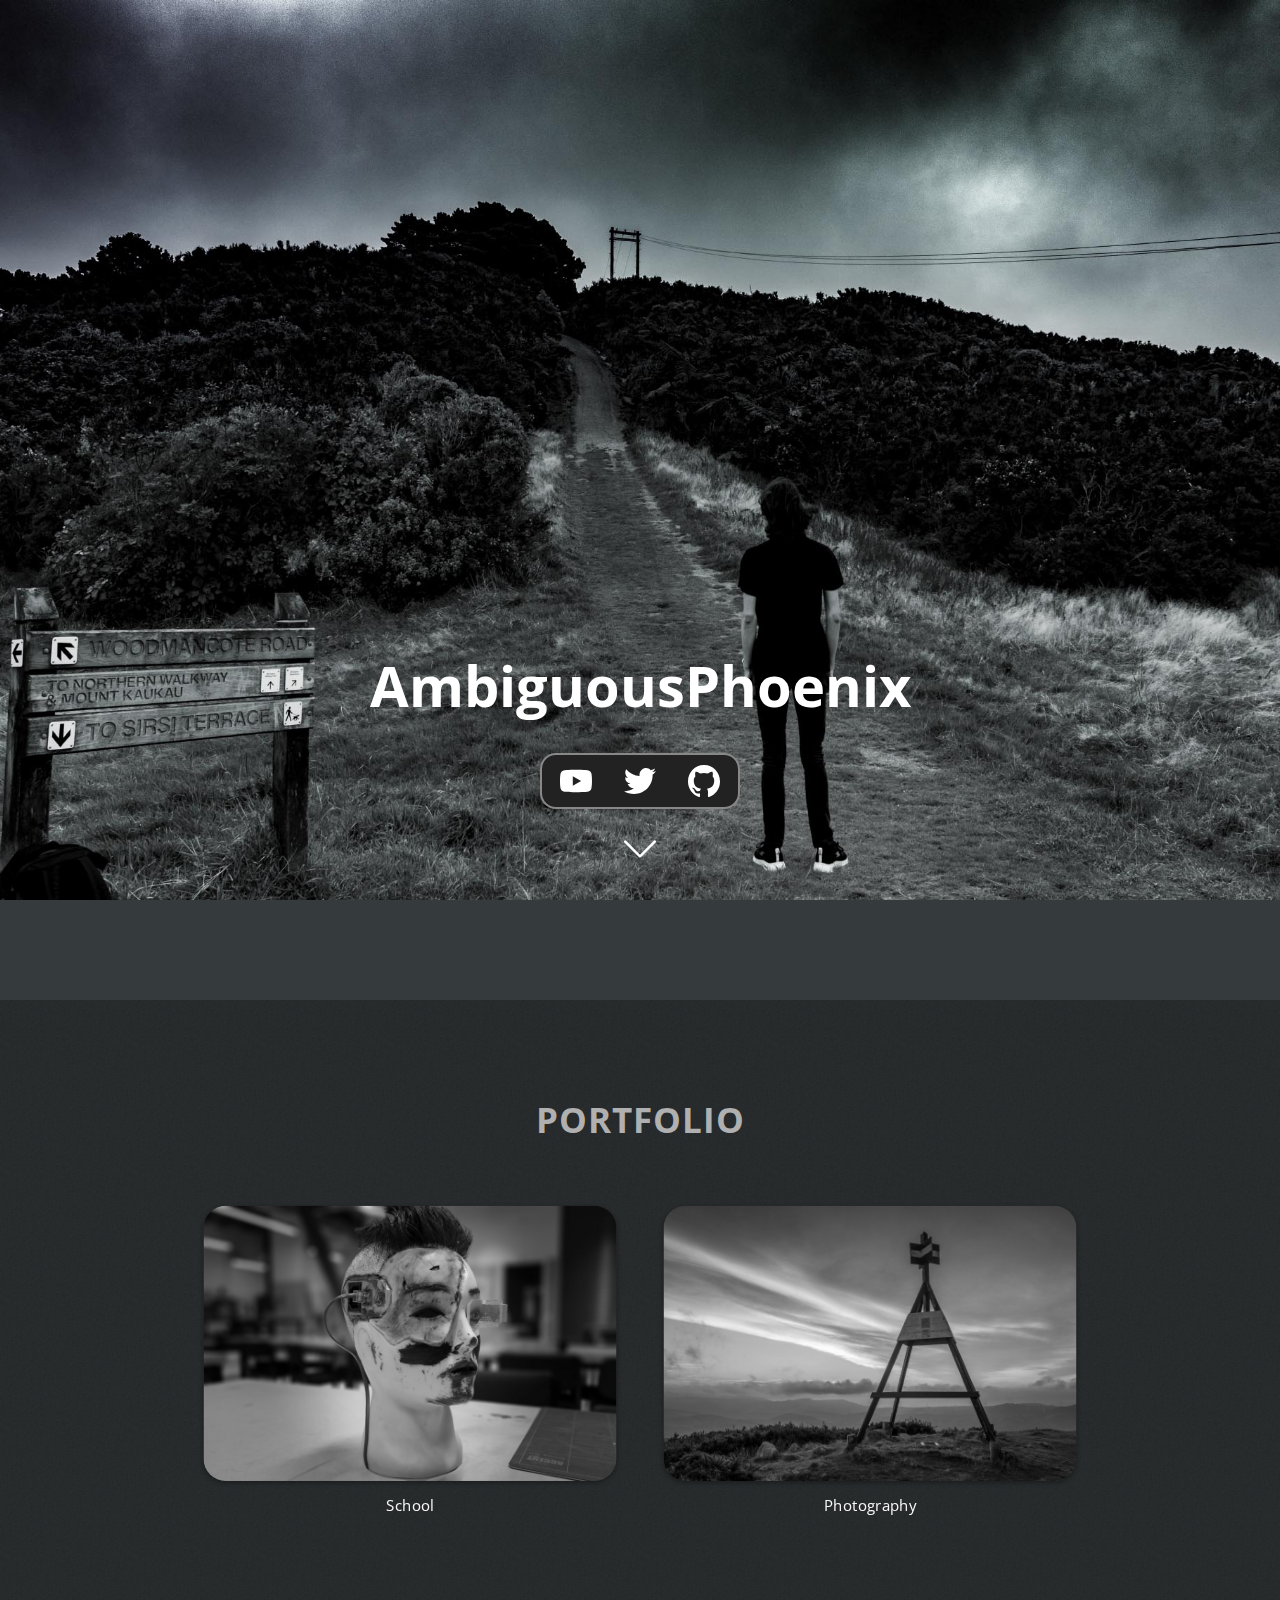
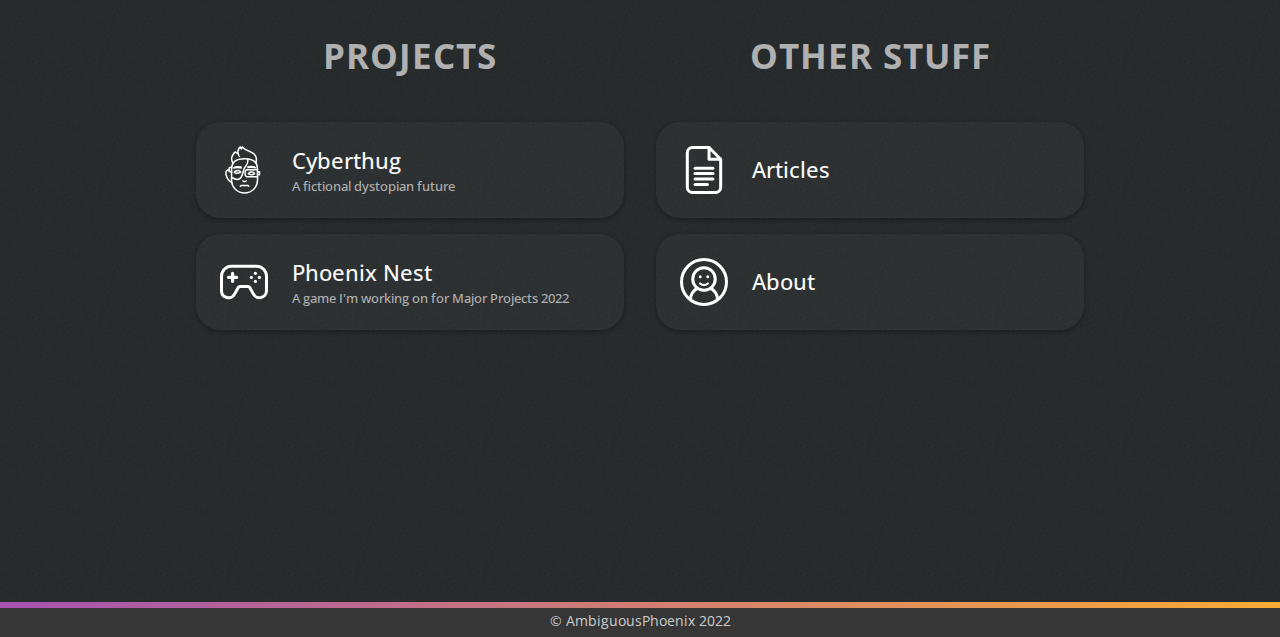
<file: index.html>
<!DOCTYPE html>
<html lang="en">
    <head>
        <title>AmbiguousPhoenix</title>
        <link rel="icon" type="image/png" href="assets/favicon.png" />
        <meta charset="utf-8">
        <meta name="viewport" content="width=device-width, initial-scale=1">
        <link rel="stylesheet" href="framework/styles.css">
        <link rel="stylesheet" href="framework/colors.css">
        <link rel="stylesheet" href="framework/display.css">
        <script src="framework/scripts.js"></script>
        <link rel="preconnect" href="https://fonts.googleapis.com">
        <link rel="preconnect" href="https://fonts.gstatic.com" crossorigin>
        <link href="https://fonts.googleapis.com/css2?family=Open+Sans:wght@300;400;500;700&display=swap" rel="stylesheet">
    </head>
    <body class="bg-blueGrey" onload="document.body.style.opacity='1', avatar.hidden=false">

        <!-- Feature section -->
        <section class="feature" style="background-image: url('assets/images/index/background.jpg');">
            <div class="container featureContent">

                <div class="avatar">
					<img class="avatar-image avatar-image1" src="assets/images/index/avatar1.png" onload="this.animation.avatarFadeIn"></img>
					<img class="avatar-image avatar-image2" src="assets/images/index/avatar2.png" onload="this.animation.avatarFadeIn"></img>
					<img class="avatar-image avatar-image3" src="assets/images/index/avatar3.png" onload="this.animation.avatarFadeIn"></img>
				</div>
                <span class="featureTitle">AmbiguousPhoenix</span>

                <!-- Social media links -->
                <div class="socialMediaHome">
					<div class="socialMediaHome-link" style="border-radius: 13px 6px 6px 13px;">
                        <a href="https://www.youtube.com/channel/UC3IHSgAeydyoG2bnNkp2FmA">
                            <img class="socialMediaHome-image" src="assets/vectorLogos/youtube.svg"/>
                        </a>
                    </div>
                    <div class="socialMediaHome-link" style="border-radius: 6px;">
                        <a href="https://twitter.com/ambiguousfeenix">
                            <img class="socialMediaHome-image" src="assets/vectorLogos/twitter.svg"/>
                        </a>
                    </div>
                    <div class="socialMediaHome-link" style="border-radius: 6px 13px 13px 6px;">
                        <a href="https://github.com/ambiguousphoenix">
                            <img class="socialMediaHome-image" src="assets/vectorLogos/github.svg"/>
                        </a>
                    </div>
                </div>
				<a href="#index-content" class="indexCaret">
					<img style="filter: invert();" src="assets/vectorIcons/caretDown.svg"/>
				</a>
            </div>
        </section>


		<div class="backgroundFill" style="background-image: url('assets/images/index/backgroundBlur2.jpg');">

            <div class="backgroundFillNoise" style="background-image: url('assets/images/noise2.png'); background-attachment: scroll;">

				<!-- Major projects section -->
				<section class="section">
					<div class="container">
						<a id="index-content"></a>
                        <h2 class="section-heading textColor-lightGrey">PORTFOLIO</h2>
                        <div class="row">

                            <div class="column3" style="padding: 0.5rem;">
                                <a href="school.html">
                                    <div class="portfolio">
                                        <img class="portfolio-image img-fluid shadow-small" src="assets/images/index/portfolio-school.jpg" style="position: absolute;"/>
	                                    <img class="portfolio-image portfolio-overlay img-fluid" src="assets/images/portfolio-glare.png"/>
                                        <div class="portalLabel">
                                            <span style="display: block; text-align: center; margin-top: 0.5rem;">School</span>
                                        </div>
                                    </div>
                                </a>
                            </div>

                            <div class="column3" style="padding: 0.5rem;">
                                <a href="photography.html">
                                    <div class="portfolio">
                                        <img class="portfolio-image img-fluid shadow-small" src="assets/images/index/portfolio-photos.jpg" style="position: absolute;"/>
                                        <img class="portfolio-image portfolio-overlay img-fluid" src="assets/images/portfolio-glare.png"/>
                                        <div class="portalLabel">
                                            <span style="display: block; text-align: center; margin-top: 0.5rem;">Photography</span>
                                        </div>
                                    </div>
                                </a>
                            </div>
                        </div>
                    </div>
					<div class="container" style="margin-top: 4rem;">
		                <div class="row">
							<div class="column2 homeSubSection" style="margin-bottom: 4rem;">
				                <h2 class="section-heading textColor-secondary">PROJECTS</h2>
								<a href="cyberthug.html">
									<div class="glassButton shadow-small">
										<img class="glassButton-image" src="assets/vectorIcons/notConformed/cyberthug.svg"/>
										<div style="display: flex; flex-direction: column; margin-top: auto; margin-bottom: auto;">
											<span class="glassButton-text1">Cyberthug</span>
											<span class="glassButton-text2 textColor-secondary">A fictional dystopian future</span>
										</div>
									</div>
								</a>
								<a href="phoenixNest.html">
									<div class="glassButton shadow-small">
										<img class="glassButton-image" src="assets/vectorIcons/games.svg"/>
										<div style="display: flex; flex-direction: column; margin-top: auto; margin-bottom: auto;">
											<span class="glassButton-text1">Phoenix Nest</span>
											<span class="glassButton-text2 textColor-secondary">A game I'm working on for Major Projects 2022</span>
										</div>
									</div>
								</a>
							</div>
							<div class="column2 homeSubSection">
				                <h2 class="section-heading textColor-secondary">OTHER STUFF</h2>
								<a href="articles.html">
									<div class="glassButton shadow-small">
										<img class="glassButton-image" src="assets/vectorIcons/workbook.svg"/>
										<div style="display: flex; flex-direction: column; margin-top: auto; margin-bottom: auto;">
											<span class="glassButton-text1">Articles</span>
										</div>
									</div>
								</a>
								<a href="about.html">
									<div class="glassButton shadow-small">
										<img class="glassButton-image" src="assets/vectorIcons/about.svg"/>
										<div style="display: flex; flex-direction: column; margin-top: auto; margin-bottom: auto;">
											<span class="glassButton-text1">About</span>
										</div>
									</div>
								</a>
							</div>
		                </div>
		            </div>
		        </section>

            </div>

		</div>


        <!-- Copyright -->
        <div class="footer">
            <div class="colorStrip"></div>
            <span class="footer-text">&copy; AmbiguousPhoenix 2022</span>
        </div>

    </body>
</html>
</file>
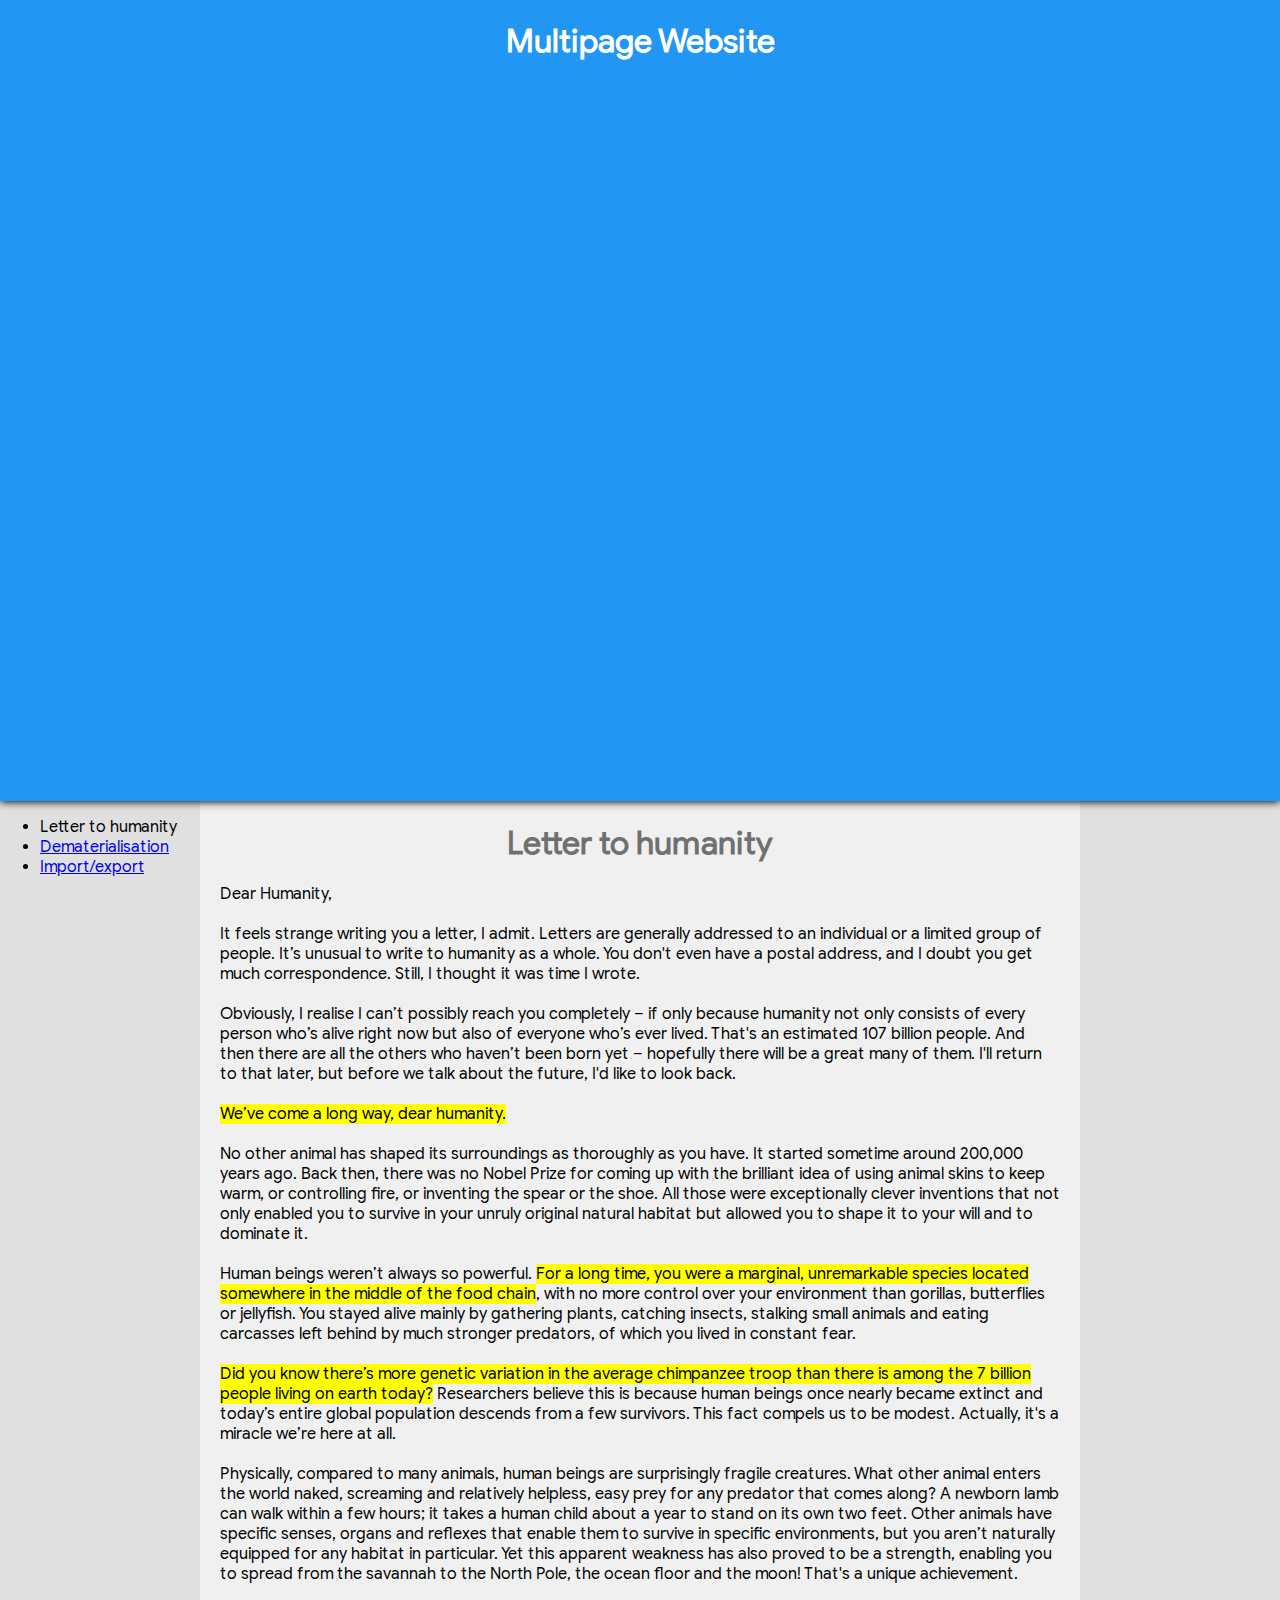
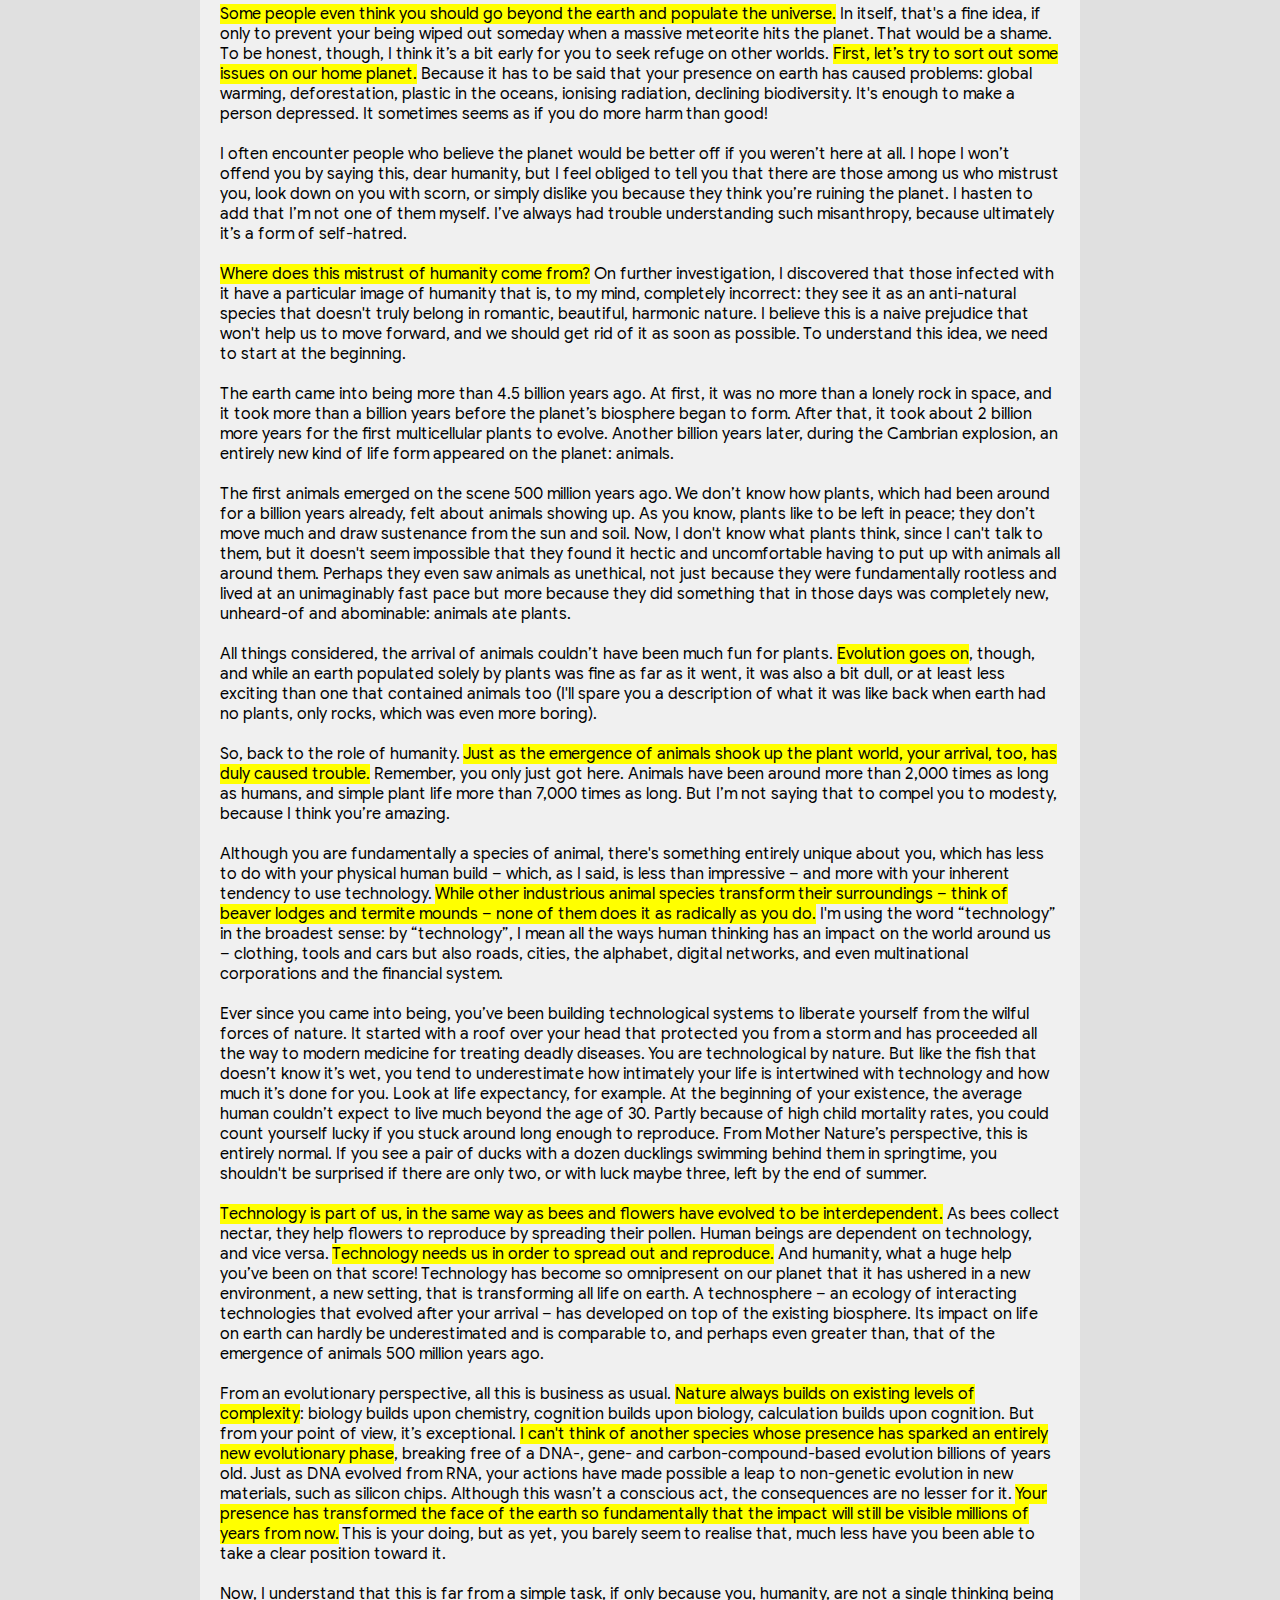
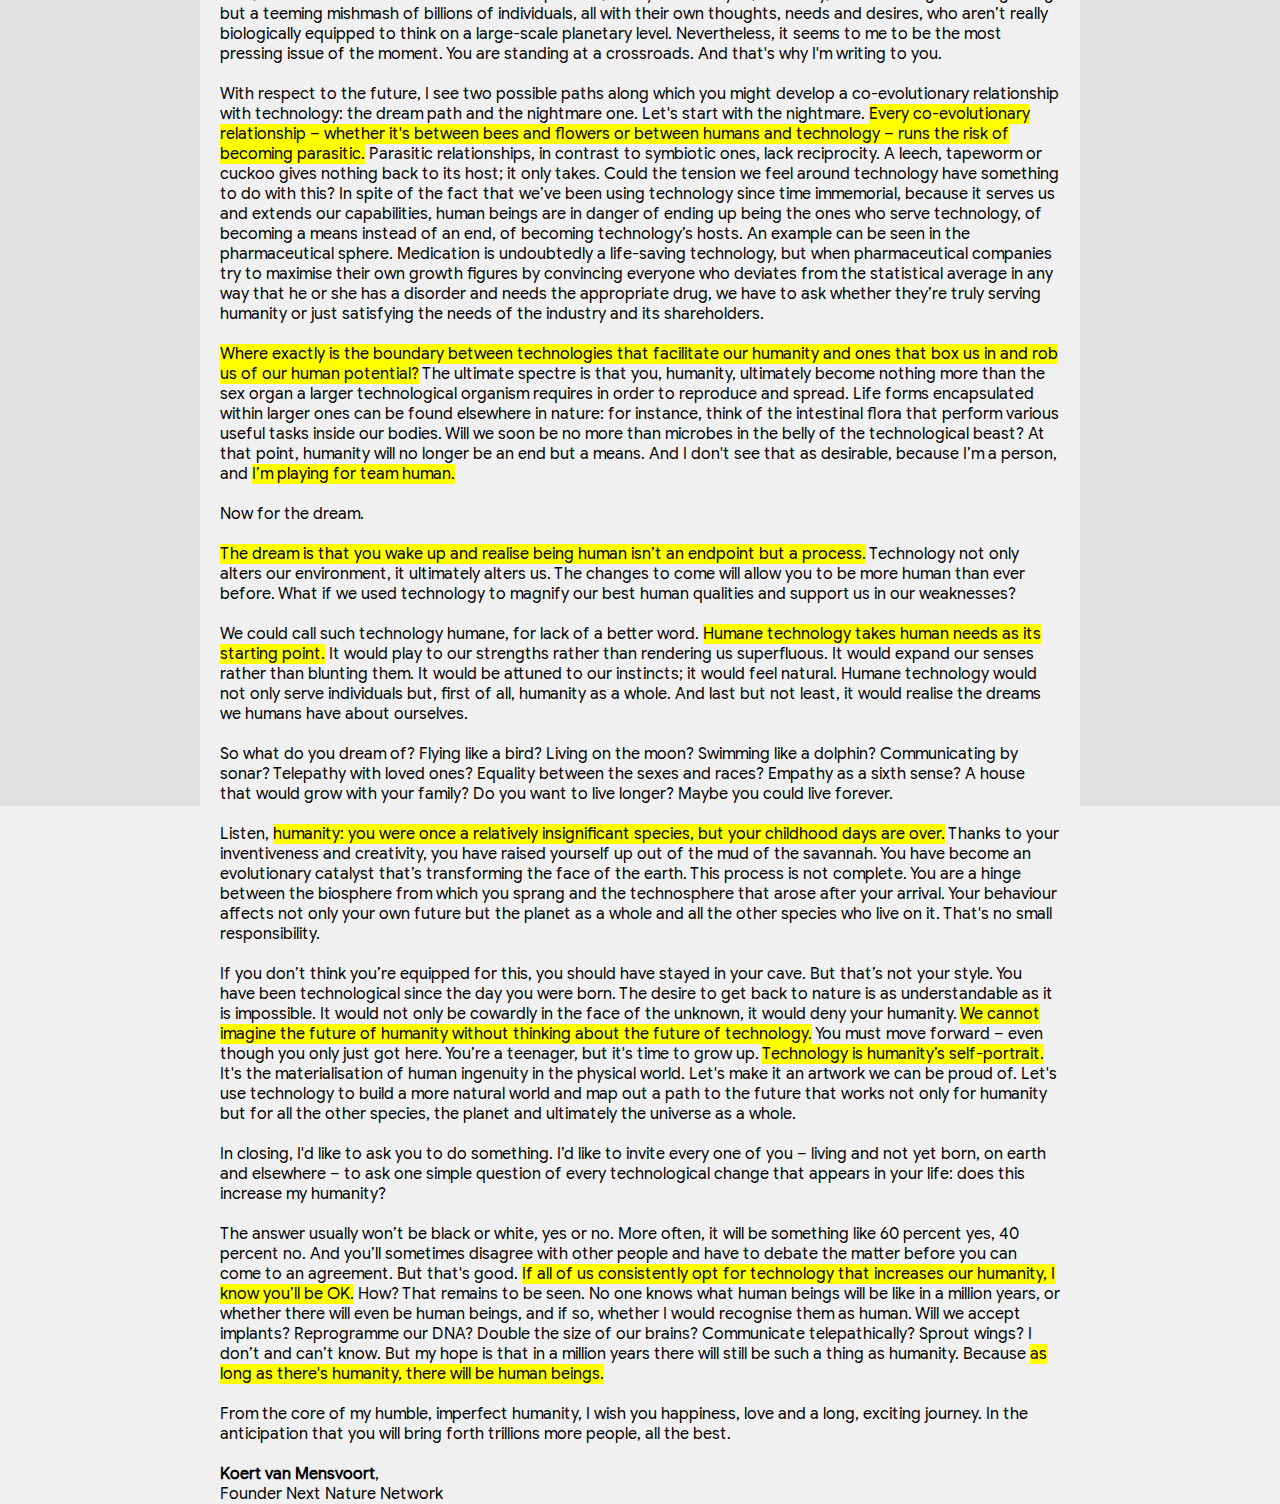
<file: files/2018-sem1-multipage/index.html>
<!DOCTYPE html>
<html>
  <head>
    <meta charset="utf-8">
    <title>Multipage</title>
    <link rel="stylesheet" href="style.css">
  </head>
  <body>
    <div class="container">
      <div class="title">
        <h1 style="color: #ffffff">Multipage Website</h1>
      </div>
      <div class="left">
        <ul>
          <li>Letter to humanity</li>
          <li><a href="page2.html"><u>Dematerialisation</u></a></li>
          <li><a href="page3.html"><u>Import/export</u></a></li>
        </ul>
      </div>
      <div class="main">
        <h1 style="color: #707070">Letter to humanity</h1>
        <p>Dear Humanity,</p>
        <p>It feels strange writing you a letter, I admit. Letters are generally addressed to an individual or a limited group of people. It’s unusual to write to humanity as a whole. You don't even have a postal address, and I doubt you get much correspondence. Still, I thought it was time I wrote.</p>
        <p>Obviously, I realise I can’t possibly reach you completely – if only because humanity not only consists of every person who’s alive right now but also of everyone who’s ever lived. That's an estimated 107 billion people. And then there are all the others who haven’t been born yet – hopefully there will be a great many of them. I'll return to that later, but before we talk about the future, I'd like to look back.</p>
        <p><mark>We’ve come a long way, dear humanity.</mark></p>
        <p>No other animal has shaped its surroundings as thoroughly as you have. It started sometime around 200,000 years ago. Back then, there was no Nobel Prize for coming up with the brilliant idea of using animal skins to keep warm, or controlling fire, or inventing the spear or the shoe. All those were exceptionally clever inventions that not only enabled you to survive in your unruly original natural habitat but allowed you to shape it to your will and to dominate it.</p>
        <p>Human beings weren’t always so powerful. <mark>For a long time, you were a marginal, unremarkable species located somewhere in the middle of the food chain</mark>, with no more control over your environment than gorillas, butterflies or jellyfish. You stayed alive mainly by gathering plants, catching insects, stalking small animals and eating carcasses left behind by much stronger predators, of which you lived in constant fear.</p>
        <p><mark>Did you know there’s more genetic variation in the average chimpanzee troop than there is among the 7 billion people living on earth today?</mark> Researchers believe this is because human beings once nearly became extinct and today’s entire global population descends from a few survivors. This fact compels us to be modest. Actually, it's a miracle we’re here at all.</p>
        <p>Physically, compared to many animals, human beings are surprisingly fragile creatures. What other animal enters the world naked, screaming and relatively helpless, easy prey for any predator that comes along? A newborn lamb can walk within a few hours; it takes a human child about a year to stand on its own two feet. Other animals have specific senses, organs and reflexes that enable them to survive in specific environments, but you aren’t naturally equipped for any habitat in particular. Yet this apparent weakness has also proved to be a strength, enabling you to spread from the savannah to the North Pole, the ocean floor and the moon! That's a unique achievement.</p>
        <p><mark>Some people even think you should go beyond the earth and populate the universe.</mark> In itself, that's a fine idea, if only to prevent your being wiped out someday when a massive meteorite hits the planet. That would be a shame. To be honest, though, I think it’s a bit early for you to seek refuge on other worlds. <mark>First, let’s try to sort out some issues on our home planet.</mark> Because it has to be said that your presence on earth has caused problems: global warming, deforestation, plastic in the oceans, ionising radiation, declining biodiversity. It's enough to make a person depressed. It sometimes seems as if you do more harm than good!</p>
        <p>I often encounter people who believe the planet would be better off if you weren’t here at all. I hope I won’t offend you by saying this, dear humanity, but I feel obliged to tell you that there are those among us who mistrust you, look down on you with scorn, or simply dislike you because they think you’re ruining the planet. I hasten to add that I’m not one of them myself. I’ve always had trouble understanding such misanthropy, because ultimately it’s a form of self-hatred.</p>
        <p><mark>Where does this mistrust of humanity come from?</mark> On further investigation, I discovered that those infected with it have a particular image of humanity that is, to my mind, completely incorrect: they see it as an anti-natural species that doesn't truly belong in romantic, beautiful, harmonic nature. I believe this is a naive prejudice that won't help us to move forward, and we should get rid of it as soon as possible. To understand this idea, we need to start at the beginning.</p>
        <p>The earth came into being more than 4.5 billion years ago. At first, it was no more than a lonely rock in space, and it took more than a billion years before the planet’s biosphere began to form. After that, it took about 2 billion more years for the first multicellular plants to evolve. Another billion years later, during the Cambrian explosion, an entirely new kind of life form appeared on the planet: animals.</p>
        <p>The first animals emerged on the scene 500 million years ago. We don’t know how plants, which had been around for a billion years already, felt about animals showing up. As you know, plants like to be left in peace; they don’t move much and draw sustenance from the sun and soil. Now, I don't know what plants think, since I can't talk to them, but it doesn't seem impossible that they found it hectic and uncomfortable having to put up with animals all around them. Perhaps they even saw animals as unethical, not just because they were fundamentally rootless and lived at an unimaginably fast pace but more because they did something that in those days was completely new, unheard-of and abominable: animals ate plants.</p>
        <p>All things considered, the arrival of animals couldn’t have been much fun for plants. <mark>Evolution goes on</mark>, though, and while an earth populated solely by plants was fine as far as it went, it was also a bit dull, or at least less exciting than one that contained animals too (I'll spare you a description of what it was like back when earth had no plants, only rocks, which was even more boring).</p>
        <p>So, back to the role of humanity. <mark>Just as the emergence of animals shook up the plant world, your arrival, too, has duly caused trouble.</mark> Remember, you only just got here. Animals have been around more than 2,000 times as long as humans, and simple plant life more than 7,000 times as long. But I’m not saying that to compel you to modesty, because I think you’re amazing.</p>
        <p>Although you are fundamentally a species of animal, there's something entirely unique about you, which has less to do with your physical human build – which, as I said, is less than impressive – and more with your inherent tendency to use technology. <mark>While other industrious animal species transform their surroundings – think of beaver lodges and termite mounds – none of them does it as radically as you do.</mark> I'm using the word “technology” in the broadest sense: by “technology”, I mean all the ways human thinking has an impact on the world around us – clothing, tools and cars but also roads, cities, the alphabet, digital networks, and even multinational corporations and the financial system.</p>
        <p>Ever since you came into being, you’ve been building technological systems to liberate yourself from the wilful forces of nature. It started with a roof over your head that protected you from a storm and has proceeded all the way to modern medicine for treating deadly diseases. You are technological by nature. But like the fish that doesn’t know it’s wet, you tend to underestimate how intimately your life is intertwined with technology and how much it’s done for you. Look at life expectancy, for example. At the beginning of your existence, the average human couldn’t expect to live much beyond the age of 30. Partly because of high child mortality rates, you could count yourself lucky if you stuck around long enough to reproduce. From Mother Nature’s perspective, this is entirely normal. If you see a pair of ducks with a dozen ducklings swimming behind them in springtime, you shouldn't be surprised if there are only two, or with luck maybe three, left by the end of summer.</p>
        <p><mark>Technology is part of us, in the same way as bees and flowers have evolved to be interdependent.</mark> As bees collect nectar, they help flowers to reproduce by spreading their pollen. Human beings are dependent on technology, and vice versa. <mark>Technology needs us in order to spread out and reproduce.</mark> And humanity, what a huge help you’ve been on that score! Technology has become so omnipresent on our planet that it has ushered in a new environment, a new setting, that is transforming all life on earth. A technosphere – an ecology of interacting technologies that evolved after your arrival – has developed on top of the existing biosphere. Its impact on life on earth can hardly be underestimated and is comparable to, and perhaps even greater than, that of the emergence of animals 500 million years ago.</p>
        <p>From an evolutionary perspective, all this is business as usual. <mark>Nature always builds on existing levels of complexity</mark>: biology builds upon chemistry, cognition builds upon biology, calculation builds upon cognition. But from your point of view, it’s exceptional. <mark>I can't think of another species whose presence has sparked an entirely new evolutionary phase</mark>, breaking free of a DNA-, gene- and carbon-compound-based evolution billions of years old. Just as DNA evolved from RNA, your actions have made possible a leap to non-genetic evolution in new materials, such as silicon chips. Although this wasn’t a conscious act, the consequences are no lesser for it. <mark>Your presence has transformed the face of the earth so fundamentally that the impact will still be visible millions of years from now.</mark> This is your doing, but as yet, you barely seem to realise that, much less have you been able to take a clear position toward it.</p>
        <p>Now, I understand that this is far from a simple task, if only because you, humanity, are not a single thinking being but a teeming mishmash of billions of individuals, all with their own thoughts, needs and desires, who aren’t really biologically equipped to think on a large-scale planetary level. Nevertheless, it seems to me to be the most pressing issue of the moment. You are standing at a crossroads. And that's why I'm writing to you.</p>
        <p>With respect to the future, I see two possible paths along which you might develop a co-evolutionary relationship with technology: the dream path and the nightmare one. Let's start with the nightmare. <mark>Every co-evolutionary relationship – whether it's between bees and flowers or between humans and technology – runs the risk of becoming parasitic.</mark> Parasitic relationships, in contrast to symbiotic ones, lack reciprocity. A leech, tapeworm or cuckoo gives nothing back to its host; it only takes. Could the tension we feel around technology have something to do with this? In spite of the fact that we’ve been using technology since time immemorial, because it serves us and extends our capabilities, human beings are in danger of ending up being the ones who serve technology, of becoming a means instead of an end, of becoming technology’s hosts. An example can be seen in the pharmaceutical sphere. Medication is undoubtedly a life-saving technology, but when pharmaceutical companies try to maximise their own growth figures by convincing everyone who deviates from the statistical average in any way that he or she has a disorder and needs the appropriate drug, we have to ask whether they’re truly serving humanity or just satisfying the needs of the industry and its shareholders.</p>
        <p><mark>Where exactly is the boundary between technologies that facilitate our humanity and ones that box us in and rob us of our human potential?</mark> The ultimate spectre is that you, humanity, ultimately become nothing more than the sex organ a larger technological organism requires in order to reproduce and spread. Life forms encapsulated within larger ones can be found elsewhere in nature: for instance, think of the intestinal flora that perform various useful tasks inside our bodies. Will we soon be no more than microbes in the belly of the technological beast? At that point, humanity will no longer be an end but a means. And I don't see that as desirable, because I’m a person, and <mark>I’m playing for team human.</mark></p>
        <p>Now for the dream.</p>
        <p><mark>The dream is that you wake up and realise being human isn’t an endpoint but a process.</mark> Technology not only alters our environment, it ultimately alters us. The changes to come will allow you to be more human than ever before. What if we used technology to magnify our best human qualities and support us in our weaknesses?</p>
        <p>We could call such technology humane, for lack of a better word. <mark>Humane technology takes human needs as its starting point.</mark> It would play to our strengths rather than rendering us superfluous. It would expand our senses rather than blunting them. It would be attuned to our instincts; it would feel natural. Humane technology would not only serve individuals but, first of all, humanity as a whole. And last but not least, it would realise the dreams we humans have about ourselves.</p>
        <p>So what do you dream of? Flying like a bird? Living on the moon? Swimming like a dolphin? Communicating by sonar? Telepathy with loved ones? Equality between the sexes and races? Empathy as a sixth sense? A house that would grow with your family? Do you want to live longer? Maybe you could live forever.</p>
        <p>Listen, <mark>humanity: you were once a relatively insignificant species, but your childhood days are over.</mark> Thanks to your inventiveness and creativity, you have raised yourself up out of the mud of the savannah. You have become an evolutionary catalyst that’s transforming the face of the earth. This process is not complete. You are a hinge between the biosphere from which you sprang and the technosphere that arose after your arrival. Your behaviour affects not only your own future but the planet as a whole and all the other species who live on it. That's no small responsibility.</p>
        <p>If you don’t think you’re equipped for this, you should have stayed in your cave. But that’s not your style. You have been technological since the day you were born. The desire to get back to nature is as understandable as it is impossible. It would not only be cowardly in the face of the unknown, it would deny your humanity. <mark>We cannot imagine the future of humanity without thinking about the future of technology.</mark> You must move forward – even though you only just got here. You’re a teenager, but it's time to grow up. <mark>Technology is humanity’s self-portrait.</mark> It's the materialisation of human ingenuity in the physical world. Let's make it an artwork we can be proud of. Let's use technology to build a more natural world and map out a path to the future that works not only for humanity but for all the other species, the planet and ultimately the universe as a whole.</p>
        <p>In closing, I'd like to ask you to do something. I’d like to invite every one of you – living and not yet born, on earth and elsewhere – to ask one simple question of every technological change that appears in your life: does this increase my humanity?</p>
        <p>The answer usually won’t be black or white, yes or no. More often, it will be something like 60 percent yes, 40 percent no. And you’ll sometimes disagree with other people and have to debate the matter before you can come to an agreement. But that's good. <mark>If all of us consistently opt for technology that increases our humanity, I know you’ll be OK.</mark> How? That remains to be seen. No one knows what human beings will be like in a million years, or whether there will even be human beings, and if so, whether I would recognise them as human. Will we accept implants? Reprogramme our DNA? Double the size of our brains? Communicate telepathically? Sprout wings? I don’t and can’t know. But my hope is that in a million years there will still be such a thing as humanity. Because <mark>as long as there's humanity, there will be human beings.</mark></p>
        <p>From the core of my humble, imperfect humanity, I wish you happiness, love and a long, exciting journey. In the anticipation that you will bring forth trillions more people, all the best.</p>
        <p><strong>Koert van Mensvoort</strong>,<br />
            Founder Next Nature Network</p>
      </div>
      <div class="right"/>
    </div>
  </body>
</html>
</file>
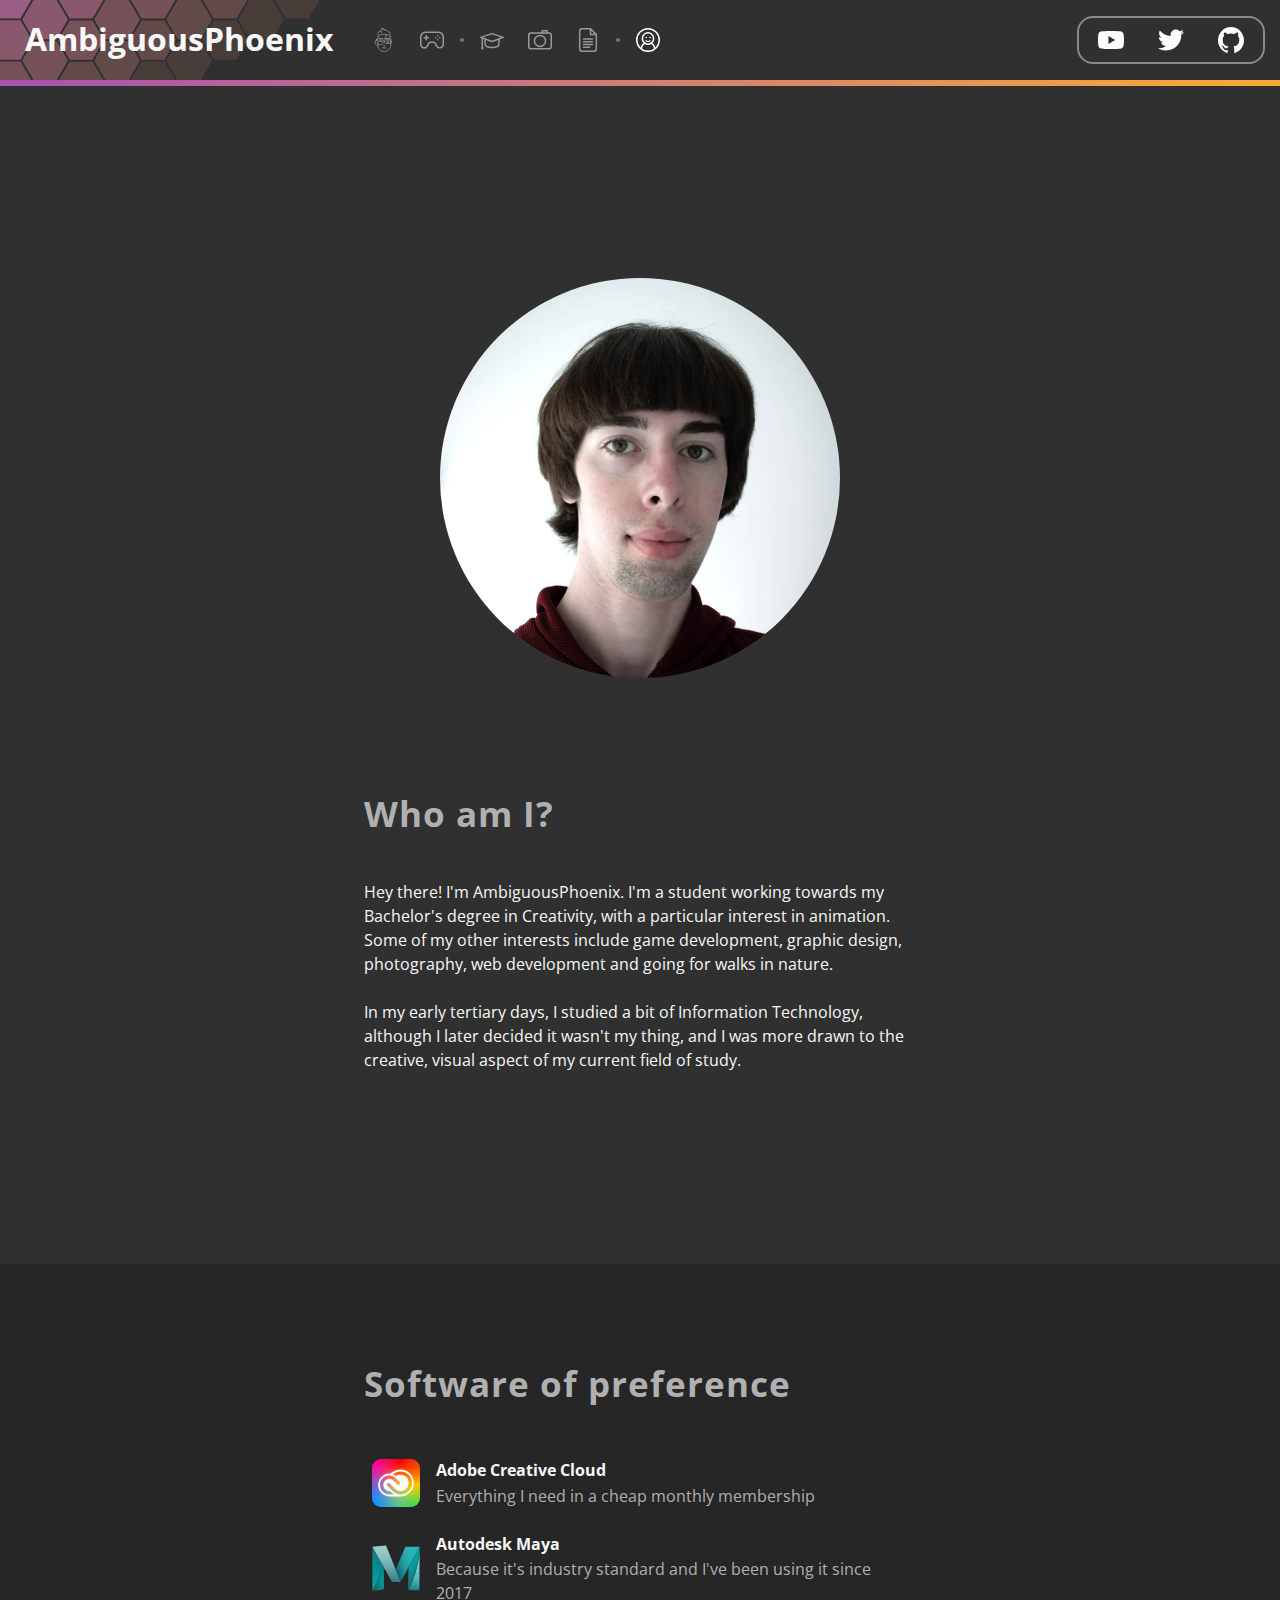
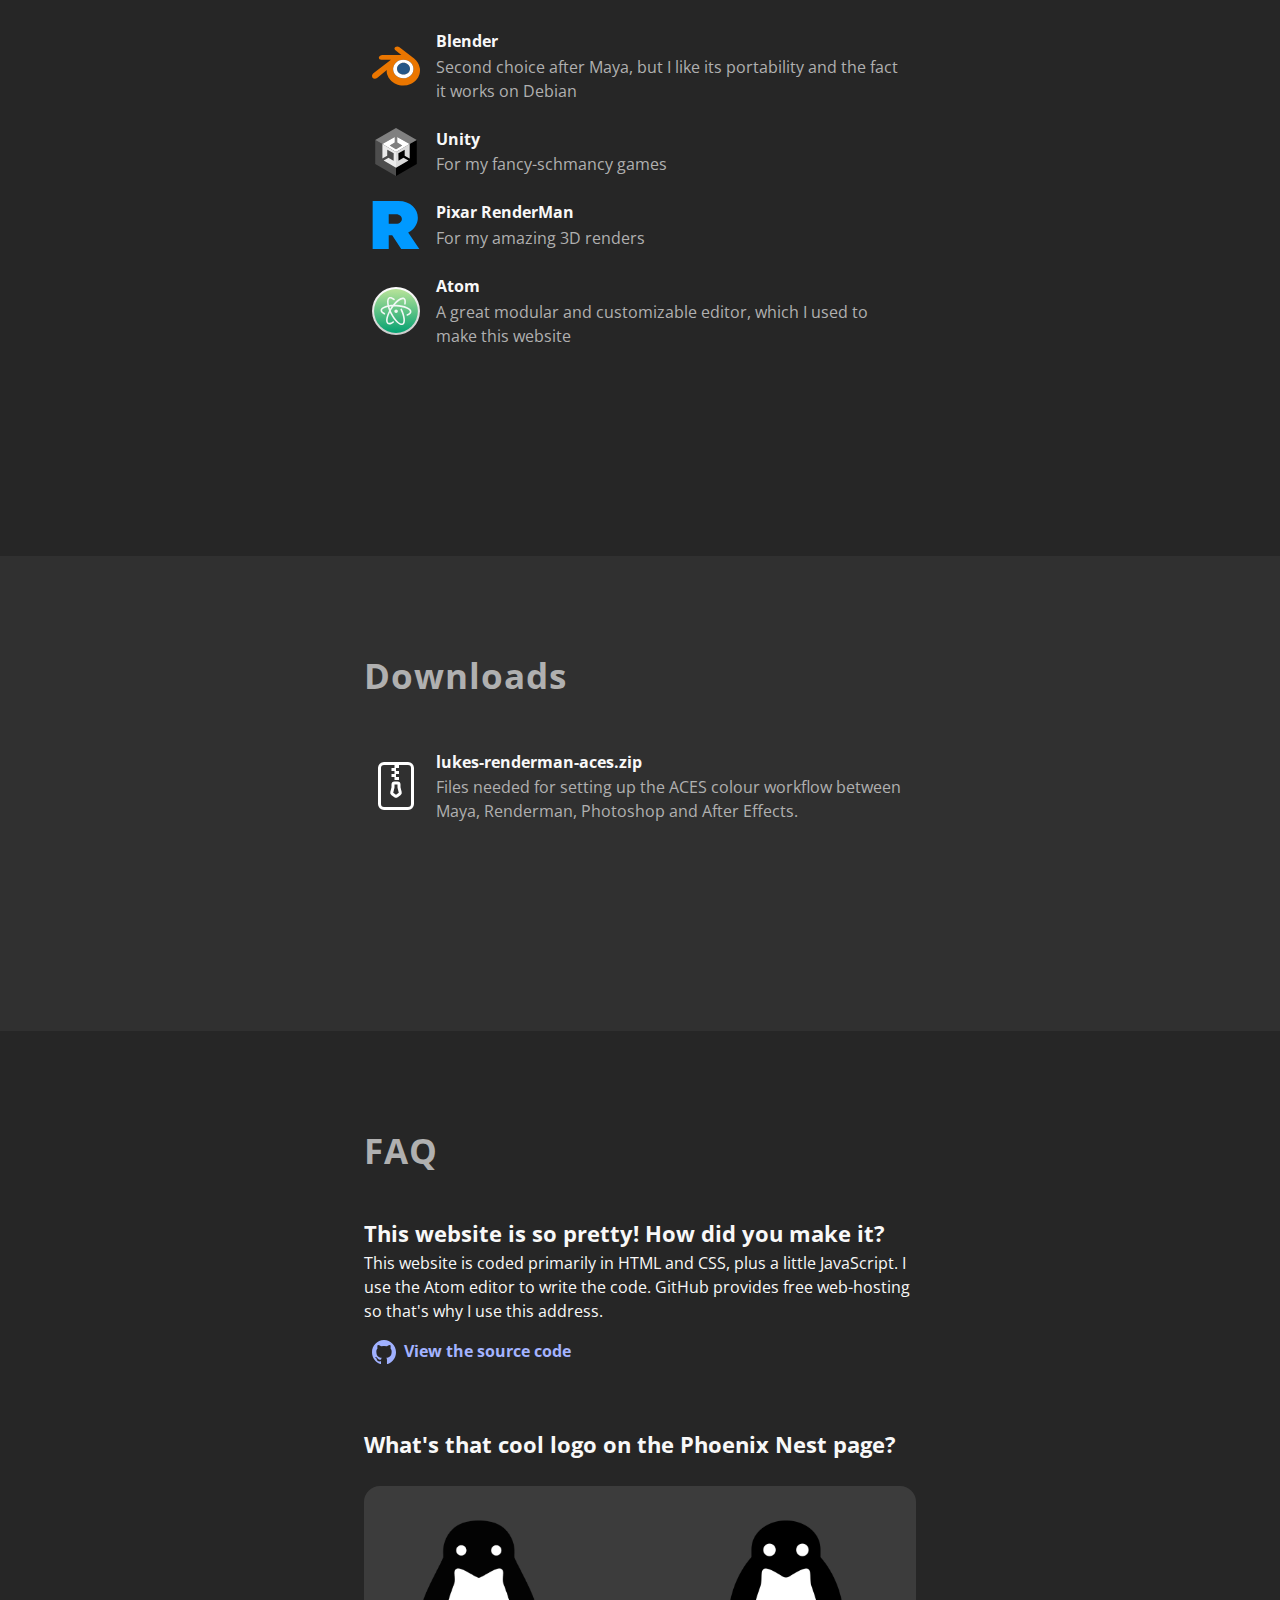
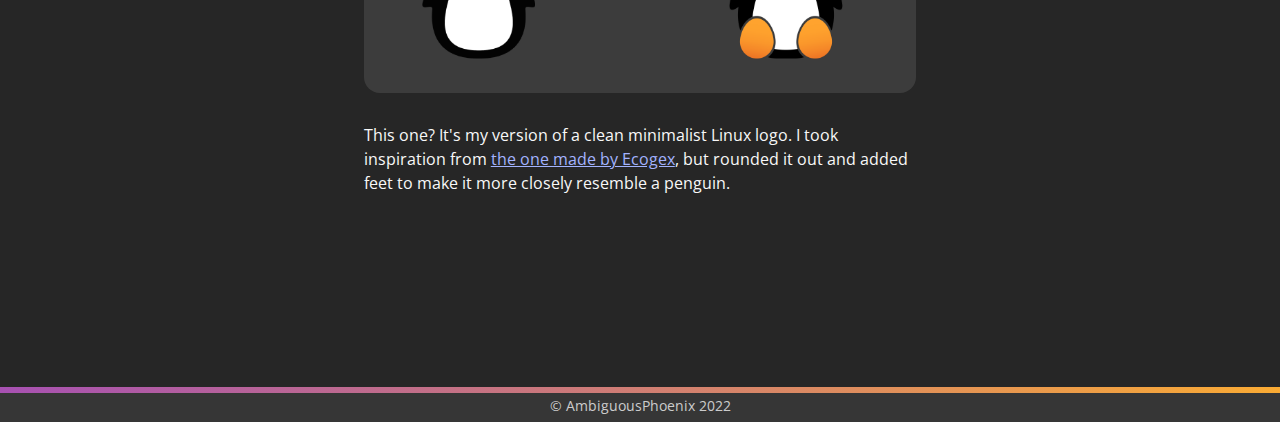
<file: about.html>
<!DOCTYPE html>
<html lang="en">
    <head>
        <title>AmbiguousPhoenix</title>
        <link rel="icon" type="image/png" href="assets/favicon.png" />
        <meta charset="utf-8">
        <meta name="viewport" content="width=device-width, initial-scale=1">
        <link rel="stylesheet" href="framework/styles.css">
        <link rel="stylesheet" href="framework/colors.css">
        <link rel="stylesheet" href="framework/display.css">
        <script src="framework/scripts.js"></script>
        <link rel="preconnect" href="https://fonts.googleapis.com">
        <link rel="preconnect" href="https://fonts.gstatic.com" crossorigin>
        <link href="https://fonts.googleapis.com/css2?family=Open+Sans:wght@300;400;500;700&display=swap" rel="stylesheet">
    </head>
    <body class="bg-default" onload="document.body.style.opacity='1', avatar.hidden=false">

		<!-- Navbar Desktop-->
        <nav class="navbar">
            <div class="container-fluid" style="padding: 0px !important;">
				<div class="navbarLogo">
					<img class="navbarLogo-image" src="assets/navbarHexagons.svg"/>
					<a href="index.html">
                        <div class="navbarLogo-text">
                            <span>AmbiguousPhoenix</span>
                        </div>
                    </a>
				</div>
                <div class="navbarLinks">
					<a href="cyberthug.html">
						<div class="navbarLinks-other" style="width: 138px;">
							<img class="navbarLinks-image" src="assets/vectorIcons/notConformed/cyberthug.svg"/>
							<span class="navbarLinks-text">Cyberthug</span>
						</div>
					</a>
					<a href="phoenixNest.html">
						<div class="navbarLinks-other" style="width: 158px;">
							<img class="navbarLinks-image" src="assets/vectorIcons/games.svg"/>
							<span class="navbarLinks-text">Phoenix Nest</span>
						</div>
					</a>
					<div class="navbarLinksDivider"></div>
					<a href="school.html">
    					<div class="navbarLinks-other" style="width: 108px;">
    						<img class="navbarLinks-image" src="assets/vectorIcons/school.svg"/>
							<span class="navbarLinks-text">School</span>
    					</div>
					</a>
					<a href="photography.html">
						<div class="navbarLinks-other" style="width: 156px;">
							<img class="navbarLinks-image" src="assets/vectorIcons/camera.svg"/>
							<span class="navbarLinks-text">Photography</span>
						</div>
					</a>
					<a href="articles.html">
    					<div class="navbarLinks-other" style="width: 116px;">
    						<img class="navbarLinks-image" src="assets/vectorIcons/workbook.svg"/>
							<span class="navbarLinks-text">Articles</span>
    					</div>
    				</a>
					<div class="navbarLinksDivider"></div>
					<div class="navbarLinks-active" style="width: 106px;">
						<img class="navbarLinks-image" src="assets/vectorIcons/about.svg"/>
						<span class="navbarLinks-text">About</span>
					</div>
                </div>
                <div class="socialMediaNavbar">
					<div class="socialMediaNavbar-link" style="border-radius: 13px 6px 6px 13px;">
                        <a href="https://www.youtube.com/channel/UC3IHSgAeydyoG2bnNkp2FmA">
                            <img class="socialMediaLink-image" src="assets/vectorLogos/youtube.svg"/>
                        </a>
                    </div>
                    <div class="socialMediaNavbar-link" style="border-radius: 6px;">
                        <a href="https://twitter.com/ambiguousfeenix">
                            <img class="socialMediaLink-image" src="assets/vectorLogos/twitter.svg"/>
                        </a>
                    </div>
                    <div class="socialMediaNavbar-link" style="border-radius: 6px 13px 13px 6px;">
                        <a href="https://github.com/ambiguousphoenix">
                            <img class="socialMediaLink-image" src="assets/vectorLogos/github.svg"/>
                        </a>
                    </div>
                </div>
                <div class="navbarMenu" onclick="toggleNavbarMenuItems()">
					<img style="filter:invert();" src="assets/vectorIcons/menu.svg"/>
				</div>
            </div>
			<div id="navbarMenuItems">
				<div class="divider"></div>
				<a href="cyberthug.html">
					<div class="buttonDownload">
						<img src="assets/vectorIcons/notConformed/cyberthug.svg" style="filter: invert(); height: 100%;"/>
						<span style="line-height: 2rem; margin-left: 1rem;">Cyberthug</span>
					</div>
				</a>
				<a href="phoenixNest.html">
					<div class="buttonDownload">
						<img src="assets/vectorIcons/games.svg" style="filter: invert(); height: 100%;"/>
						<span style="line-height: 2rem; margin-left: 1rem;">Phoenix Nest</span>
					</div>
				</a>
				<a href="school.html">
					<div class="buttonDownload">
						<img src="assets/vectorIcons/school.svg" style="filter: invert(); height: 100%;"/>
						<span style="line-height: 2rem; margin-left: 1rem;">School</span>
					</div>
				</a>
				<a href="photography.html">
					<div class="buttonDownload">
						<img src="assets/vectorIcons/camera.svg" style="filter: invert(); height: 100%;"/>
						<span style="line-height: 2rem; margin-left: 1rem;">Photography</span>
					</div>
				</a>
				<a href="articles.html">
					<div class="buttonDownload">
						<img src="assets/vectorIcons/workbook.svg" style="filter: invert(); height: 100%;"/>
						<span style="line-height: 2rem; margin-left: 1rem;">Articles</span>
					</div>
				</a>
				<a href="about.html" class="disabled">
					<div class="buttonDownload">
						<img src="assets/vectorIcons/about.svg" style="filter: invert(); height: 100%;"/>
						<span style="line-height: 2rem; margin-left: 1rem;">About</span>
					</div>
				</a>
			</div>
        </nav>

        <div class="colorStrip"></div>

        <div>
			<section class="section">

				<div class="avatarLuke">
					<img class="avatar-image" style="padding: 0%;" src="assets/images/about/luke.jpg"></img>
				</div>

    			<div class="container">
                    <div class="row">
    					<div class="column1-about">
							<h2 class="section-heading textColor-secondary" style="text-align: left !important;">Who am I?</h2>
    						<span class="text-paragraph">
    							Hey there! I'm AmbiguousPhoenix. I'm a student working towards my Bachelor's degree in Creativity, with a particular interest in animation. Some of my other interests include game development, graphic design, photography, web development and going for walks in nature.
    						</span>
    						<br>
    						<br>
    						<span class="text-paragraph">
    							In my early tertiary days, I studied a bit of Information Technology, although I later decided it wasn't my thing, and I was more drawn to the creative, visual aspect of my current field of study.
    						</span>
    					</div>
                    </div>
                </div>
            </section>

			<section class="section darker">

    			<div class="container">
                    <div class="row">
    					<div class="column1-about">
							<h2 class="section-heading textColor-secondary" style="text-align: left !important;">Software of preference</h2>
							<div class="objectLink" style="height: auto; margin-bottom: 0.5rem;">
								<a href="https://www.adobe.com/nz/creativecloud.html" target="_blank" style="display: flex; flex-direction: row;">
									<img src="assets/vectorLogos/creativeCloud.svg" class="objectLink-icon"/>
									<div class="objectLink-text">
										<span style="line-height: 1.6rem; font-weight: 700;">Adobe Creative Cloud</span>
										<span style="text-overflow: clip;color: #b0b0b0;">Everything I need in a cheap monthly membership</span>
									</div>
								</a>
							</div>
							<div class="objectLink" style="height: auto; margin-bottom: 0.5rem;">
								<a href="https://www.autodesk.co.nz/products/maya/overview" target="_blank" style="display: flex; flex-direction: row;">
									<img src="assets/vectorLogos/maya1.svg" class="objectLink-icon"/>
									<div class="objectLink-text">
										<span style="line-height: 1.6rem; font-weight: 700;">Autodesk Maya</span>
										<span style="text-overflow: clip;color: #b0b0b0;">Because it's industry standard and I've been using it since 2017</span>
									</div>
								</a>
							</div>
							<div class="objectLink" style="height: auto; margin-bottom: 0.5rem;">
								<a href="https://www.blender.org/" target="_blank" style="display: flex; flex-direction: row;">
									<img src="assets/vectorLogos/blender.svg" class="objectLink-icon"/>
									<div class="objectLink-text">
										<span style="line-height: 1.6rem; font-weight: 700;">Blender</span>
										<span style="text-overflow: clip;color: #b0b0b0;">Second choice after Maya, but I like its portability and the fact it works on Debian</span>
									</div>
								</a>
							</div>
							<div class="objectLink" style="height: auto; margin-bottom: 0.5rem;">
								<a href="https://unity.com/download" target="_blank" style="display: flex; flex-direction: row;">
									<img src="assets/vectorLogos/unity.svg" class="objectLink-icon"/>
									<div class="objectLink-text">
										<span style="line-height: 1.6rem; font-weight: 700;">Unity</span>
										<span style="text-overflow: clip;color: #b0b0b0;">For my fancy-schmancy games</span>
									</div>
								</a>
							</div>
							<div class="objectLink" style="height: auto; margin-bottom: 0.5rem;">
								<a href="https://renderman.pixar.com/store" target="_blank" style="display: flex; flex-direction: row;">
									<img src="assets/vectorLogos/renderman.svg" class="objectLink-icon"/>
									<div class="objectLink-text">
										<span style="line-height: 1.6rem; font-weight: 700;">Pixar RenderMan</span>
										<span style="text-overflow: clip;color: #b0b0b0;">For my amazing 3D renders</span>
									</div>
								</a>
							</div>
							<div class="objectLink" style="height: auto; margin-bottom: 0.5rem;">
								<a href="https://atom.io" target="_blank" style="display: flex; flex-direction: row;">
									<img src="assets/vectorLogos/atom_old.svg" class="objectLink-icon"/>
									<div class="objectLink-text">
										<span style="line-height: 1.6rem; font-weight: 700;">Atom</span>
										<span style="text-overflow: clip;color: #b0b0b0;">A great modular and customizable editor, which I used to make this website</span>
									</div>
								</a>
							</div>
    					</div>
                    </div>
                </div>
            </section>

			<section class="section">
    			<div class="container">
                    <div class="row">
    					<div class="column1-about">
							<h2 class="section-heading textColor-secondary" style="text-align: left !important;">Downloads</h2>
							<div class="objectLink" style="height: auto; margin-bottom: 0.5rem;">
								<a href="files/lukes-renderman-aces.zip" style="display: flex; flex-direction: row;">
									<img src="assets/vectorIcons/notConformed/archive.svg" class="objectLink-icon" style="filter: invert(); stroke: #f00;"/>
									<div class="objectLink-text">
										<span style="line-height: 1.6rem; font-weight: 700;">lukes-renderman-aces.zip</span>
										<span style="text-overflow: clip; color: #b0b0b0;">Files needed for setting up the ACES colour workflow between Maya, Renderman, Photoshop and After Effects.</span>
									</div>
								</a>
							</div>
    					</div>
                    </div>
                </div>
            </section>

			<section class="section darker">
    			<div class="container">
                    <div class="row">
    					<div class="column1-about">
							<h2 class="section-heading textColor-secondary" style="text-align: left !important;">FAQ</h2>
							<span style="font-weight: 700; font-size: 1.4rem;">
    							This website is so pretty! How did you make it?
							</span><br>
							<span>
    							This website is coded primarily in HTML and CSS, plus a little JavaScript. I use the Atom editor to write the code. GitHub provides free web-hosting so that's why I use this address.
							</span>
							<br>
							<a class="textLink" href="https://github.com/ambiguousphoenix/personal-website" target="_blank">
								<img class="textLink-icon" src="assets/vectorLogos/github.svg"/>
								<span class="textLink-text">View the source code</span>
							</a>
							<br><br><br>
							<span style="font-weight: 700; font-size: 1.4rem;">
    							What's that cool logo on the Phoenix Nest page?
							</span><br>
							<img src="assets/images/about/linux.png" class="blog-image"/>
							<br><br>
							<span>
    							This one? It's my version of a clean minimalist Linux logo. I took inspiration from <a style="text-decoration: underline; color: #a3b3ff;" href="http://ecogex.com/the-other-linux-logo/" target="_blank">the one made by Ecogex</a>, but rounded it out and added feet to make it more closely resemble a penguin.
							</span>
    					</div>
                    </div>
                </div>
            </section>
        </div>


        <!-- Copyright -->
        <div class="footer">
            <div class="colorStrip"></div>
            <span class="footer-text">&copy; AmbiguousPhoenix 2022</span>
        </div>

    </body>
</html>
</file>
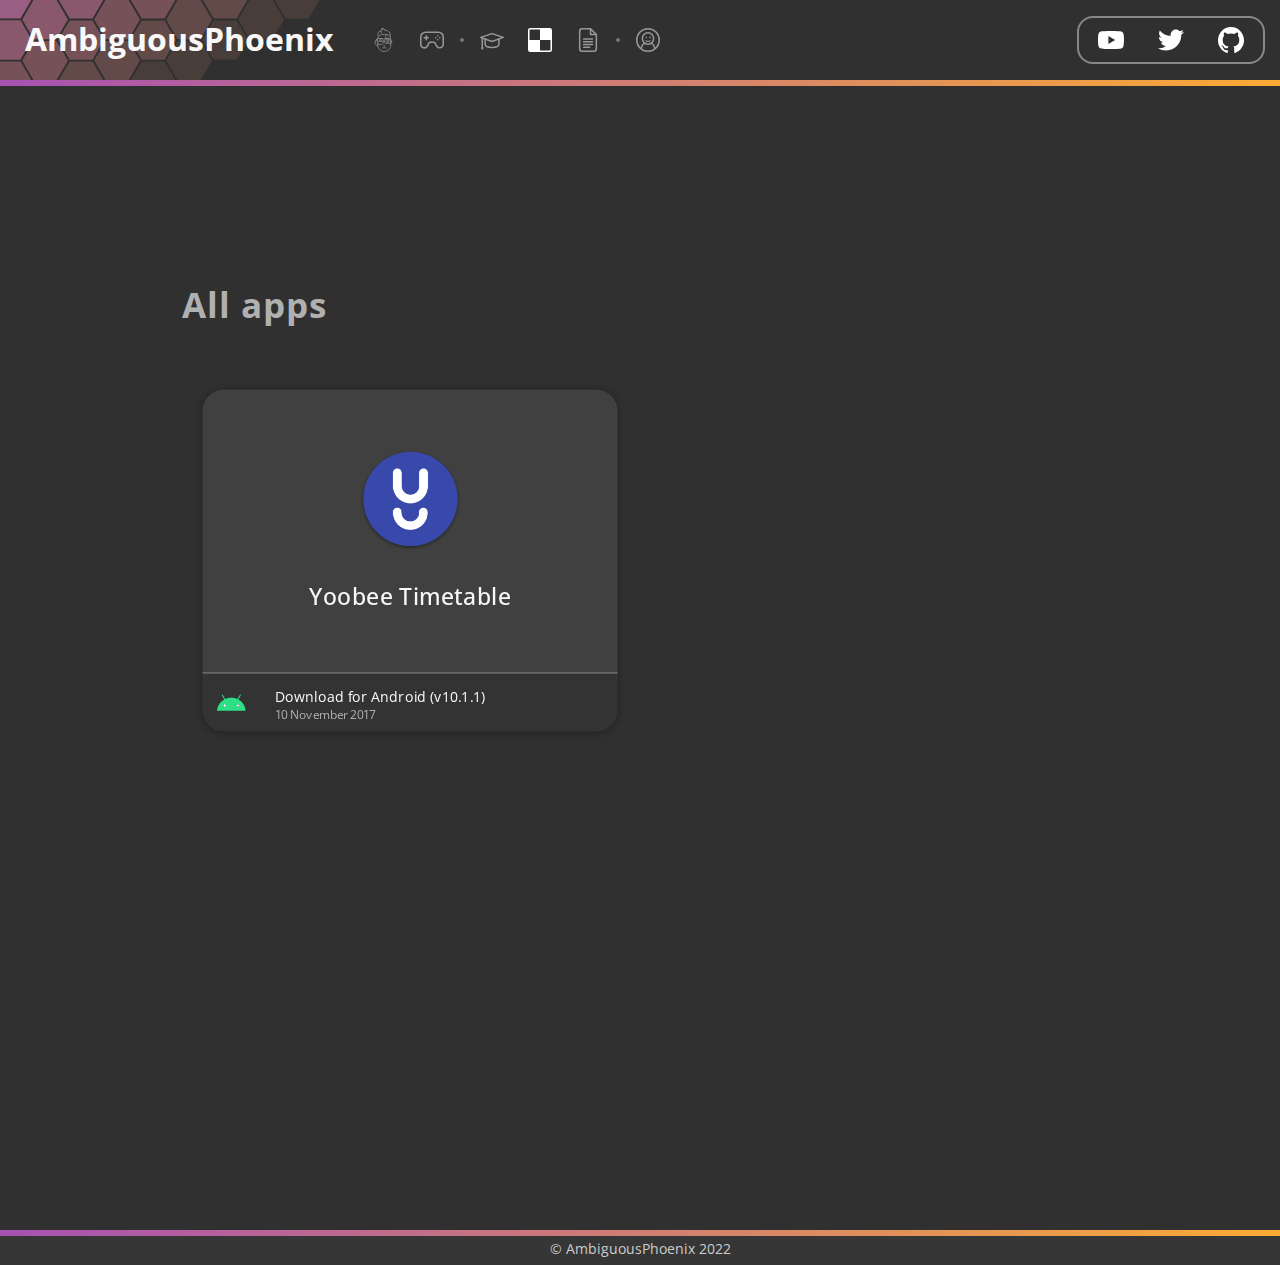
<file: apps.html>
<!DOCTYPE html>
<html lang="en">
    <head>
        <title>AmbiguousPhoenix</title>
        <link rel="icon" type="image/png" href="assets/favicon.png" />
        <meta charset="utf-8">
        <meta name="viewport" content="width=device-width, initial-scale=1">
        <link rel="stylesheet" href="framework/styles.css">
        <link rel="stylesheet" href="framework/colors.css">
        <link rel="stylesheet" href="framework/display.css">
        <script src="framework/scripts.js"></script>
        <link rel="preconnect" href="https://fonts.googleapis.com">
        <link rel="preconnect" href="https://fonts.gstatic.com" crossorigin>
        <link href="https://fonts.googleapis.com/css2?family=Open+Sans:wght@300;400;500;700&display=swap" rel="stylesheet">
    </head>
    <body class="bg-default" onload="document.body.style.opacity='1'">

		<!-- Navbar Desktop-->
        <nav class="navbar">
            <div class="container-fluid" style="padding: 0px !important;">
				<div class="navbarLogo">
					<img class="navbarLogo-image" src="assets/navbarHexagons.svg"/>
					<a href="index.html">
                        <div class="navbarLogo-text">
                            <span>AmbiguousPhoenix</span>
                        </div>
                    </a>
				</div>
                <div class="navbarLinks">
					<a href="cyberthug.html">
						<div class="navbarLinks-other" style="width: 138px;">
							<img class="navbarLinks-image" src="assets/vectorIcons/notConformed/cyberthug.svg"/>
							<span class="navbarLinks-text">Cyberthug</span>
						</div>
					</a>
					<a href="phoenixNest.html">
						<div class="navbarLinks-other" style="width: 158px;">
							<img class="navbarLinks-image" src="assets/vectorIcons/games.svg"/>
							<span class="navbarLinks-text">Phoenix Nest</span>
						</div>
					</a>
					<div class="navbarLinksDivider"></div>
					<a href="school.html">
    					<div class="navbarLinks-other" style="width: 108px;">
    						<img class="navbarLinks-image" src="assets/vectorIcons/school.svg"/>
							<span class="navbarLinks-text">School</span>
    					</div>
					</a>
					<div class="navbarLinks-active" style="width: 186px;">
						<img class="navbarLinks-image" src="assets/vectorIcons/placeholder.svg"/>
						<span class="navbarLinks-text">Apps and Games</span>
					</div>
					<a href="documents.html">
						<div class="navbarLinks-other" style="width: 150px;">
							<img class="navbarLinks-image" src="assets/vectorIcons/workbook.svg"/>
							<span class="navbarLinks-text">Documents</span>
						</div>
					</a>
					<div class="navbarLinksDivider"></div>
    				<a href="about.html">
						<div class="navbarLinks-other" style="width: 106px;">
    						<img class="navbarLinks-image" src="assets/vectorIcons/about.svg"/>
							<span class="navbarLinks-text">About</span>
    					</div>
    				</a>
                </div>
                <div class="socialMediaNavbar">
					<div class="socialMediaNavbar-link" style="border-radius: 13px 6px 6px 13px;">
                        <a href="https://www.youtube.com/channel/UC3IHSgAeydyoG2bnNkp2FmA">
                            <img class="socialMediaLink-image" src="assets/vectorLogos/youtube.svg"/>
                        </a>
                    </div>
                    <div class="socialMediaNavbar-link" style="border-radius: 6px;">
                        <a href="https://twitter.com/ambiguousfeenix">
                            <img class="socialMediaLink-image" src="assets/vectorLogos/twitter.svg"/>
                        </a>
                    </div>
                    <div class="socialMediaNavbar-link" style="border-radius: 6px 13px 13px 6px;">
                        <a href="https://github.com/ambiguousphoenix">
                            <img class="socialMediaLink-image" src="assets/vectorLogos/github.svg"/>
                        </a>
                    </div>
                </div>
                <div class="navbarMenu" onclick="toggleNavbarMenuItems()">
					<img style="filter:invert();" src="assets/vectorIcons/menu.svg"/>
				</div>
            </div>
			<div id="navbarMenuItems">
				<div class="divider"></div>
				<a href="cyberthug.html">
					<div class="buttonDownload">
						<img src="assets/vectorIcons/notConformed/cyberthug.svg" style="filter: invert(); height: 100%;"/>
						<span style="line-height: 2rem; margin-left: 1rem;">Cyberthug</span>
					</div>
				</a>
				<a href="phoenixNest.html">
					<div class="buttonDownload">
						<img src="assets/vectorIcons/games.svg" style="filter: invert(); height: 100%;"/>
						<span style="line-height: 2rem; margin-left: 1rem;">Phoenix Nest</span>
					</div>
				</a>
				<a href="school.html">
					<div class="buttonDownload">
						<img src="assets/vectorIcons/school.svg" style="filter: invert(); height: 100%;"/>
						<span style="line-height: 2rem; margin-left: 1rem;">School</span>
					</div>
				</a>
				<a href="photography.html">
					<div class="buttonDownload">
						<img src="assets/vectorIcons/camera.svg" style="filter: invert(); height: 100%;"/>
						<span style="line-height: 2rem; margin-left: 1rem;">Photography</span>
					</div>
				</a>
				<a href="articles.html" class="disabled">
					<div class="buttonDownload">
						<img src="assets/vectorIcons/workbook.svg" style="filter: invert(); height: 100%;"/>
						<span style="line-height: 2rem; margin-left: 1rem;">Articles</span>
					</div>
				</a>
				<a href="about.html">
					<div class="buttonDownload">
						<img src="assets/vectorIcons/about.svg" style="filter: invert(); height: 100%;"/>
						<span style="line-height: 2rem; margin-left: 1rem;">About</span>
					</div>
				</a>
			</div>
        </nav>


        <div class="colorStrip"></div>


		<!-- Main section -->
		<section class="section" style="padding-bottom: 30rem;">
			<div class="container" style="margin-top: 8rem;">
				<h2 class="section-heading textColor-secondary" style="text-align: left !important;">All apps</h2>
				<div class="row">

					<div class="column3" style="transform: scale(0.95);">
						<div class="card bg-default2" style="height: auto; padding: 0;">
							<div>
								<img src="assets/images/apps/yoobeeTimetable.png" style="width: 25%; padding-top: 4rem; margin-bottom: 2rem; margin-left: auto; margin-right: auto; display: block;"/>
								<span style="font-size: 1.6rem; font-weight: 500; justify-content: center; display: flex; padding-bottom: 4rem;">Yoobee Timetable</span>
								<div class="divider"></div>
								<a href="files/yoobeeTimetable-v10.1.1.apk">
									<div class="buttonDownload" style="border-radius: 0 0 1.5rem 1.5rem;">
										<img src="assets/vectorLogos/android.svg" style="height: 100%;"/>
										<div class="objectLink-text2">
											<span style="line-height: 1.2rem; margin-left: 1rem;">Download for Android (v10.1.1)</span>
											<span class="textColor-secondary" style="line-height: 1.2rem; font-size: 0.8rem; margin-left: 1rem;">10 November 2017</span>
										</div>
									</div>
								</a>
							</div>
						</div>
					</div>

				</div>
			</div>
		</section>


        <!-- Copyright -->
        <div class="footer">
            <div class="colorStrip"></div>
            <span class="footer-text">&copy; AmbiguousPhoenix 2022</span>
        </div>

    </body>
</html>
</file>
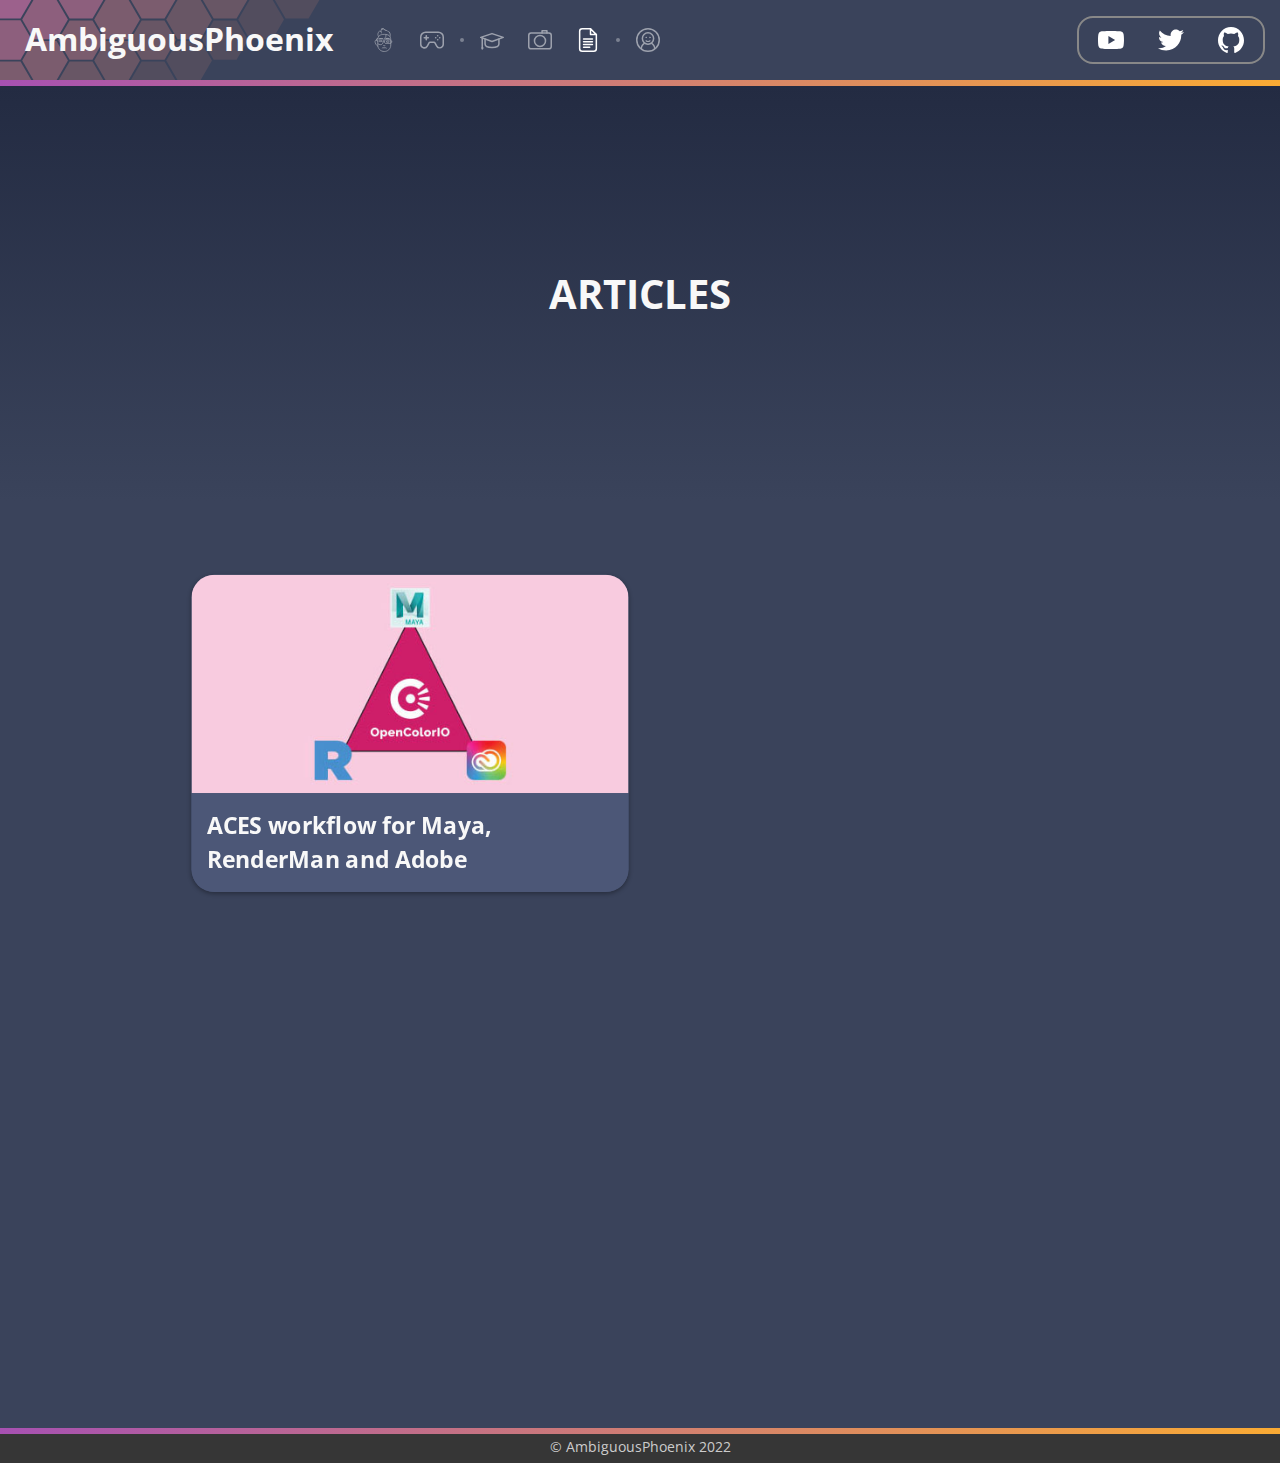
<file: articles.html>
<!DOCTYPE html>
<html lang="en">
    <head>
        <title>AmbiguousPhoenix</title>
        <link rel="icon" type="image/png" href="assets/favicon.png" />
        <meta charset="utf-8">
        <meta name="viewport" content="width=device-width, initial-scale=1">
        <link rel="stylesheet" href="framework/styles.css">
        <link rel="stylesheet" href="framework/colors.css">
        <link rel="stylesheet" href="framework/display.css">
        <script src="framework/scripts.js"></script>
        <link rel="preconnect" href="https://fonts.googleapis.com">
        <link rel="preconnect" href="https://fonts.gstatic.com" crossorigin>
        <link href="https://fonts.googleapis.com/css2?family=Open+Sans:wght@300;400;500;700&display=swap" rel="stylesheet">
    </head>
    <body class="bg-blog" onload="document.body.style.opacity='1'">

		<!-- Navbar Desktop-->
        <nav class="navbar">
            <div class="container-fluid" style="padding: 0px !important;">
				<div class="navbarLogo">
					<img class="navbarLogo-image" src="assets/navbarHexagons.svg"/>
					<a href="index.html">
                        <div class="navbarLogo-text">
                            <span>AmbiguousPhoenix</span>
                        </div>
                    </a>
				</div>
                <div class="navbarLinks">
					<a href="cyberthug.html">
						<div class="navbarLinks-other" style="width: 138px;">
							<img class="navbarLinks-image" src="assets/vectorIcons/notConformed/cyberthug.svg"/>
							<span class="navbarLinks-text">Cyberthug</span>
						</div>
					</a>
					<a href="phoenixNest.html">
						<div class="navbarLinks-other" style="width: 158px;">
							<img class="navbarLinks-image" src="assets/vectorIcons/games.svg"/>
							<span class="navbarLinks-text">Phoenix Nest</span>
						</div>
					</a>
					<div class="navbarLinksDivider"></div>
					<a href="school.html">
    					<div class="navbarLinks-other" style="width: 108px;">
    						<img class="navbarLinks-image" src="assets/vectorIcons/school.svg"/>
							<span class="navbarLinks-text">School</span>
    					</div>
					</a>
					<a href="photography.html">
						<div class="navbarLinks-other" style="width: 156px;">
							<img class="navbarLinks-image" src="assets/vectorIcons/camera.svg"/>
							<span class="navbarLinks-text">Photography</span>
						</div>
					</a>
					<div class="navbarLinks-active" style="width: 116px;">
						<img class="navbarLinks-image" src="assets/vectorIcons/workbook.svg"/>
						<span class="navbarLinks-text">Articles</span>
					</div>
					<div class="navbarLinksDivider"></div>
    				<a href="about.html">
						<div class="navbarLinks-other" style="width: 106px;">
    						<img class="navbarLinks-image" src="assets/vectorIcons/about.svg"/>
							<span class="navbarLinks-text">About</span>
    					</div>
    				</a>
                </div>
                <div class="socialMediaNavbar">
					<div class="socialMediaNavbar-link" style="border-radius: 13px 6px 6px 13px;">
                        <a href="https://www.youtube.com/channel/UC3IHSgAeydyoG2bnNkp2FmA">
                            <img class="socialMediaLink-image" src="assets/vectorLogos/youtube.svg"/>
                        </a>
                    </div>
                    <div class="socialMediaNavbar-link" style="border-radius: 6px;">
                        <a href="https://twitter.com/ambiguousfeenix">
                            <img class="socialMediaLink-image" src="assets/vectorLogos/twitter.svg"/>
                        </a>
                    </div>
                    <div class="socialMediaNavbar-link" style="border-radius: 6px 13px 13px 6px;">
                        <a href="https://github.com/ambiguousphoenix">
                            <img class="socialMediaLink-image" src="assets/vectorLogos/github.svg"/>
                        </a>
                    </div>
                </div>
                <div class="navbarMenu" onclick="toggleNavbarMenuItems()">
					<img style="filter:invert();" src="assets/vectorIcons/menu.svg"/>
				</div>
            </div>
			<div id="navbarMenuItems">
				<div class="divider"></div>
				<a href="cyberthug.html">
					<div class="buttonDownload">
						<img src="assets/vectorIcons/notConformed/cyberthug.svg" style="filter: invert(); height: 100%;"/>
						<span style="line-height: 2rem; margin-left: 1rem;">Cyberthug</span>
					</div>
				</a>
				<a href="phoenixNest.html">
					<div class="buttonDownload">
						<img src="assets/vectorIcons/games.svg" style="filter: invert(); height: 100%;"/>
						<span style="line-height: 2rem; margin-left: 1rem;">Phoenix Nest</span>
					</div>
				</a>
				<a href="school.html">
					<div class="buttonDownload">
						<img src="assets/vectorIcons/school.svg" style="filter: invert(); height: 100%;"/>
						<span style="line-height: 2rem; margin-left: 1rem;">School</span>
					</div>
				</a>
				<a href="photography.html">
					<div class="buttonDownload">
						<img src="assets/vectorIcons/camera.svg" style="filter: invert(); height: 100%;"/>
						<span style="line-height: 2rem; margin-left: 1rem;">Photography</span>
					</div>
				</a>
				<a href="articles.html" class="disabled">
					<div class="buttonDownload">
						<img src="assets/vectorIcons/workbook.svg" style="filter: invert(); height: 100%;"/>
						<span style="line-height: 2rem; margin-left: 1rem;">Articles</span>
					</div>
				</a>
				<a href="about.html">
					<div class="buttonDownload">
						<img src="assets/vectorIcons/about.svg" style="filter: invert(); height: 100%;"/>
						<span style="line-height: 2rem; margin-left: 1rem;">About</span>
					</div>
				</a>
			</div>
        </nav>


        <div class="colorStrip"></div>


        <!-- Header -->
        <div class="pageBanner">
            <div class="pageBanner-fadeBlue">
                <span class="pageBanner-text">ARTICLES</span>
            </div>
        </div>


		<!-- Articles -->
        <section class="section">
            <div class="container">
                <div class="row" style="margin-bottom: 20rem;">

					<a class="column3" href="articles/aces-workflow-for-maya-renderman-and-adobe.html" style="transform: scale(0.95);">
						<div class="cardBlog shadow-small bg-blueLight">
							<img class="cardBlog-image img-fluid" src="assets/images/articles/aces-workflow-for-maya-renderman-and-adobe.jpg"/>
							<div class="cardBlog-text bg-blueLight">
								<span class="blog-title textColor-primary">ACES workflow for Maya, RenderMan and Adobe</span>
							</div>
	                    </div>
					</a>

				</div>
            </div>
        </section>


        <!-- Copyright -->
        <div class="footer">
            <div class="colorStrip"></div>
            <span class="footer-text">&copy; AmbiguousPhoenix 2022</span>
        </div>

    </body>
</html>
</file>
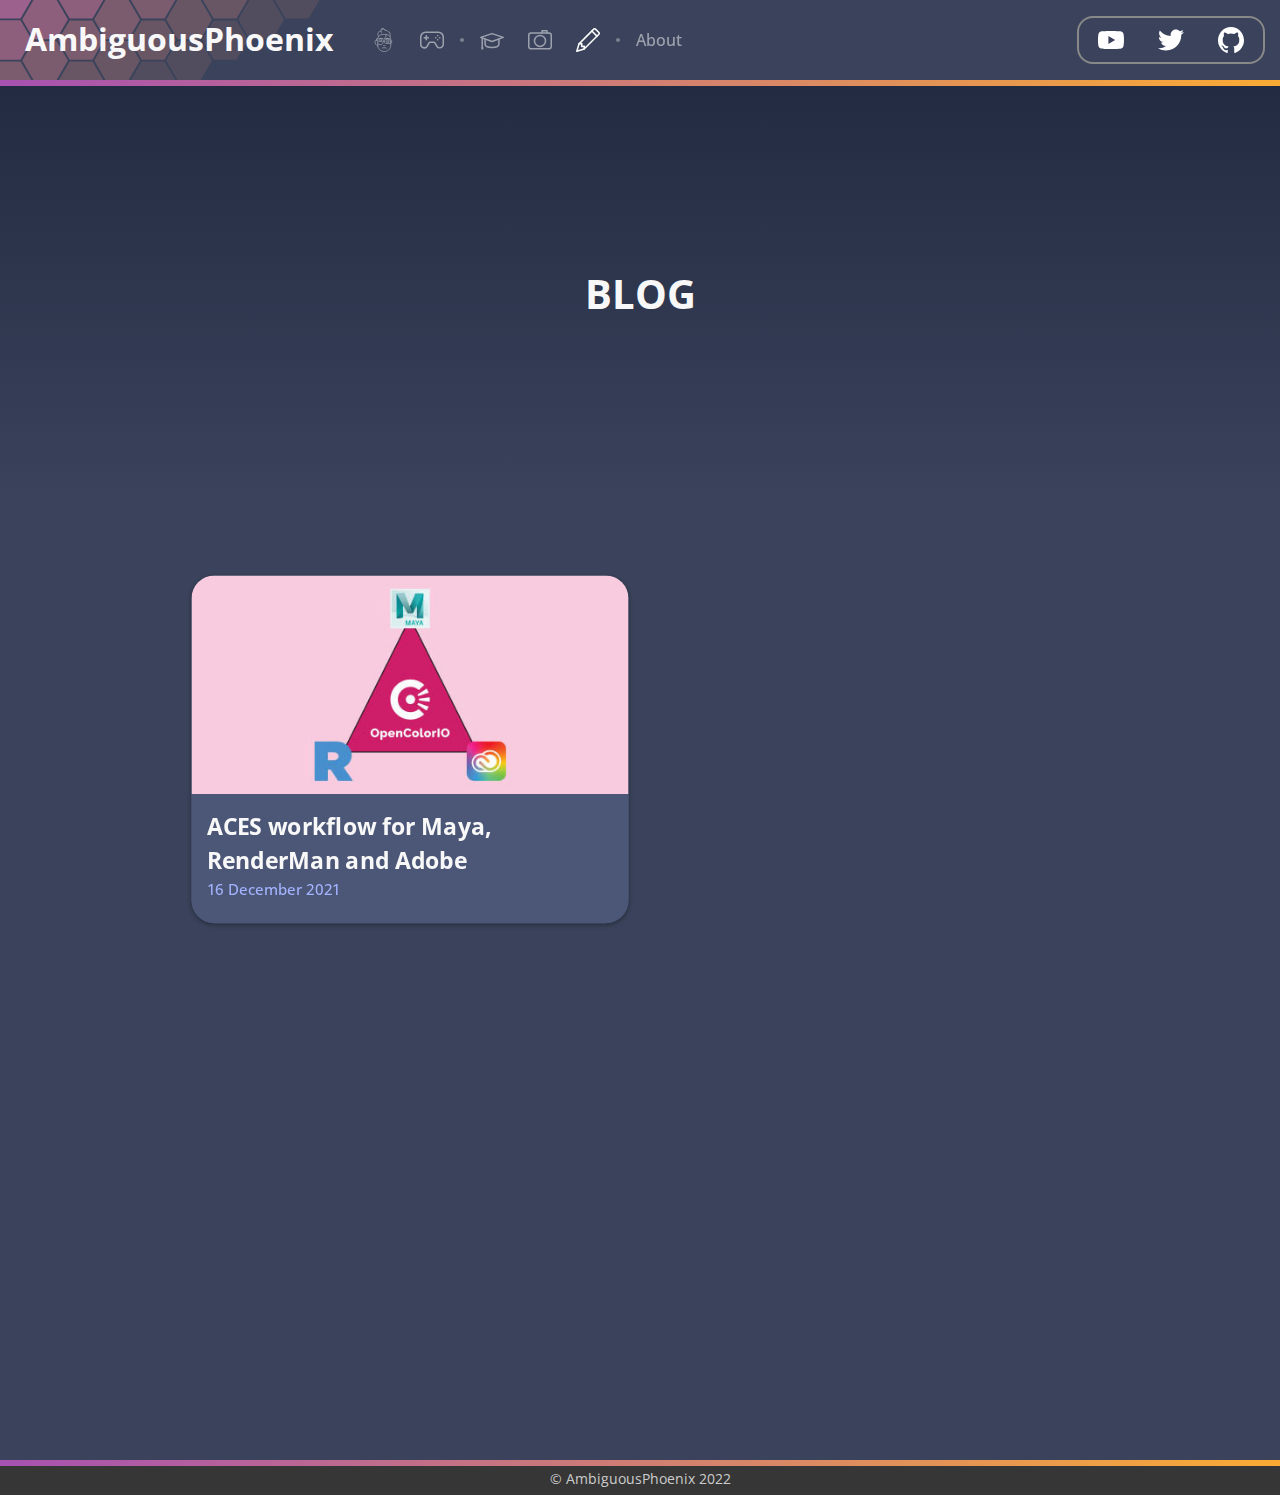
<file: blog.html>
<!DOCTYPE html>
<html lang="en">
    <head>
        <title>AmbiguousPhoenix</title>
        <link rel="icon" type="image/png" href="assets/favicon.png" />
        <meta charset="utf-8">
        <meta name="viewport" content="width=device-width, initial-scale=1">
        <link rel="stylesheet" href="framework/styles.css">
        <link rel="stylesheet" href="framework/colors.css">
        <link rel="stylesheet" href="framework/display.css">
        <script src="framework/scripts.js"></script>
        <link rel="preconnect" href="https://fonts.googleapis.com">
        <link rel="preconnect" href="https://fonts.gstatic.com" crossorigin>
        <link href="https://fonts.googleapis.com/css2?family=Open+Sans:wght@300;400;500;700&display=swap" rel="stylesheet">
    </head>
    <body class="bg-blog" onload="document.body.style.opacity='1'">

		<!-- Navbar Desktop-->
        <nav class="navbar">
            <div class="container-fluid" style="padding: 0px !important;">
				<div class="navbarLogo">
					<img class="navbarLogo-image" src="assets/navbarHexagons.svg"/>
					<a href="index.html">
                        <div class="navbarLogo-text">
                            <span>AmbiguousPhoenix</span>
                        </div>
                    </a>
				</div>
                <div class="navbarLinks">
					<a href="cyberthug.html">
						<div class="navbarLinks-other" style="width: 138px;">
							<img class="navbarLinks-image" src="assets/vectorIcons/notConformed/cyberthug.svg"/>
							<span class="navbarLinks-text">Cyberthug</span>
						</div>
					</a>
					<a href="phoenixNest.html">
						<div class="navbarLinks-other" style="width: 158px;">
							<img class="navbarLinks-image" src="assets/vectorIcons/games.svg"/>
							<span class="navbarLinks-text">Phoenix Nest</span>
						</div>
					</a>
					<div class="navbarLinksDivider"></div>
					<a href="school.html">
    					<div class="navbarLinks-other" style="width: 108px;">
    						<img class="navbarLinks-image" src="assets/vectorIcons/school.svg"/>
							<span class="navbarLinks-text">School</span>
    					</div>
					</a>
					<a href="photography.html">
						<div class="navbarLinks-other" style="width: 156px;">
							<img class="navbarLinks-image" src="assets/vectorIcons/camera.svg"/>
							<span class="navbarLinks-text">Photography</span>
						</div>
					</a>
					<div class="navbarLinks-active" style="width: 94px;">
						<img class="navbarLinks-image" src="assets/vectorIcons/pencil.svg"/>
						<span class="navbarLinks-text">Blog</span>
					</div>
					<div class="navbarLinksDivider"></div>
    				<a href="about.html">
    					<div class="navbarLinks-other" style="width: 72px !important;">
							<span class="navbarLinks-text" style="margin-left: 0px; opacity: 100% !important;">About</span>
    					</div>
    				</a>
                </div>
                <div class="socialMediaNavbar">
					<div class="socialMediaNavbar-link" style="border-radius: 13px 6px 6px 13px;">
                        <a href="https://www.youtube.com/channel/UC3IHSgAeydyoG2bnNkp2FmA">
                            <img class="socialMediaLink-image" src="assets/vectorLogos/youtube.svg"/>
                        </a>
                    </div>
                    <div class="socialMediaNavbar-link" style="border-radius: 6px;">
                        <a href="https://twitter.com/ambiguousfeenix">
                            <img class="socialMediaLink-image" src="assets/vectorLogos/twitter.svg"/>
                        </a>
                    </div>
                    <div class="socialMediaNavbar-link" style="border-radius: 6px 13px 13px 6px;">
                        <a href="https://github.com/ambiguousphoenix">
                            <img class="socialMediaLink-image" src="assets/vectorLogos/github.svg"/>
                        </a>
                    </div>
                </div>
                <div class="navbarMenu" onclick="toggleNavbarMenuItems()">
					<img style="filter:invert();" src="assets/vectorIcons/menu.svg"/>
				</div>
            </div>
			<div id="navbarMenuItems">
				<div class="divider"></div>
				<a href="cyberthug.html">
					<div class="buttonDownload">
						<img src="assets/vectorIcons/notConformed/cyberthug.svg" style="filter: invert(); height: 100%;"/>
						<span style="line-height: 2rem; margin-left: 1rem;">Cyberthug</span>
					</div>
				</a>
				<a href="phoenixNest.html">
					<div class="buttonDownload">
						<img src="assets/vectorIcons/games.svg" style="filter: invert(); height: 100%;"/>
						<span style="line-height: 2rem; margin-left: 1rem;">Phoenix Nest</span>
					</div>
				</a>
				<a href="school.html">
					<div class="buttonDownload">
						<img src="assets/vectorIcons/school.svg" style="filter: invert(); height: 100%;"/>
						<span style="line-height: 2rem; margin-left: 1rem;">School</span>
					</div>
				</a>
				<a href="photography.html">
					<div class="buttonDownload">
						<img src="assets/vectorIcons/camera.svg" style="filter: invert(); height: 100%;"/>
						<span style="line-height: 2rem; margin-left: 1rem;">Photography</span>
					</div>
				</a>
				<a href="blog.html" class="disabled">
					<div class="buttonDownload">
						<img src="assets/vectorIcons/pencil.svg" style="filter: invert(); height: 100%;"/>
						<span style="line-height: 2rem; margin-left: 1rem;">Blog</span>
					</div>
				</a>
				<a href="about.html">
					<div class="buttonDownload">
						<img src="assets/vectorIcons/about.svg" style="filter: invert(); height: 100%;"/>
						<span style="line-height: 2rem; margin-left: 1rem;">About</span>
					</div>
				</a>
			</div>
        </nav>


        <div class="colorStrip"></div>


        <!-- Header -->
        <div class="pageBanner">
            <div class="pageBanner-fadeBlue">
                <span class="pageBanner-text">BLOG</span>
            </div>
        </div>


		<!-- Workbooks -->
        <section class="section">
            <div class="container">
                <div class="row" style="margin-bottom: 20rem;">

					<a class="column3" href="blog/aces-workflow-for-maya-renderman-and-adobe.html" style="transform: scale(0.95);">
						<div class="cardBlog shadow-small bg-blueLight">
							<img class="cardBlog-image img-fluid" src="assets/images/blog/aces-workflow-for-maya-renderman-and-adobe.jpg"/>
							<div class="cardBlog-text bg-blueLight">
								<span class="blog-title textColor-primary">ACES workflow for Maya, RenderMan and Adobe</span>
	                        	<p class="blog-subtitle textColor-link" style="margin-bottom: 0.5rem;">16 December 2021</p>
							</div>
	                    </div>
					</a>

				</div>
            </div>
        </section>


        <!-- Copyright -->
        <div class="footer">
            <div class="colorStrip"></div>
            <span class="footer-text">&copy; AmbiguousPhoenix 2022</span>
        </div>

    </body>
</html>
</file>
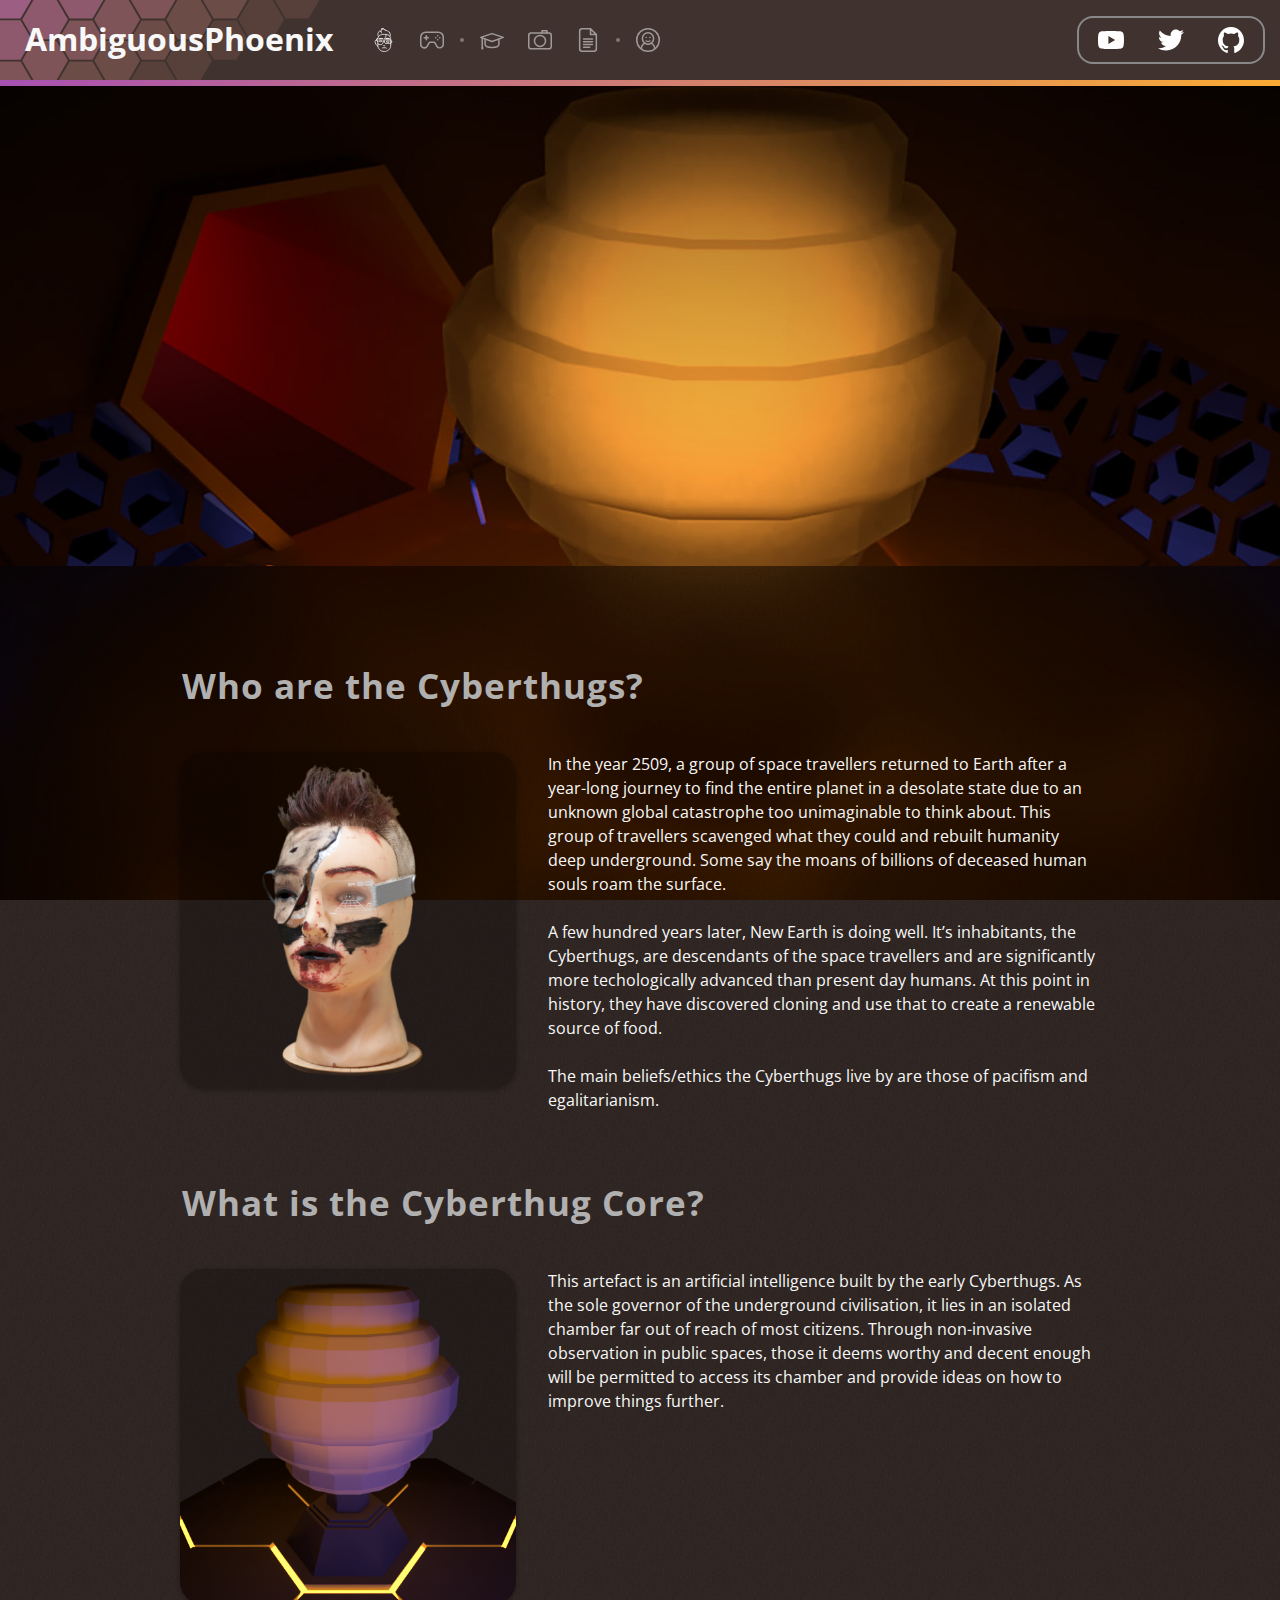
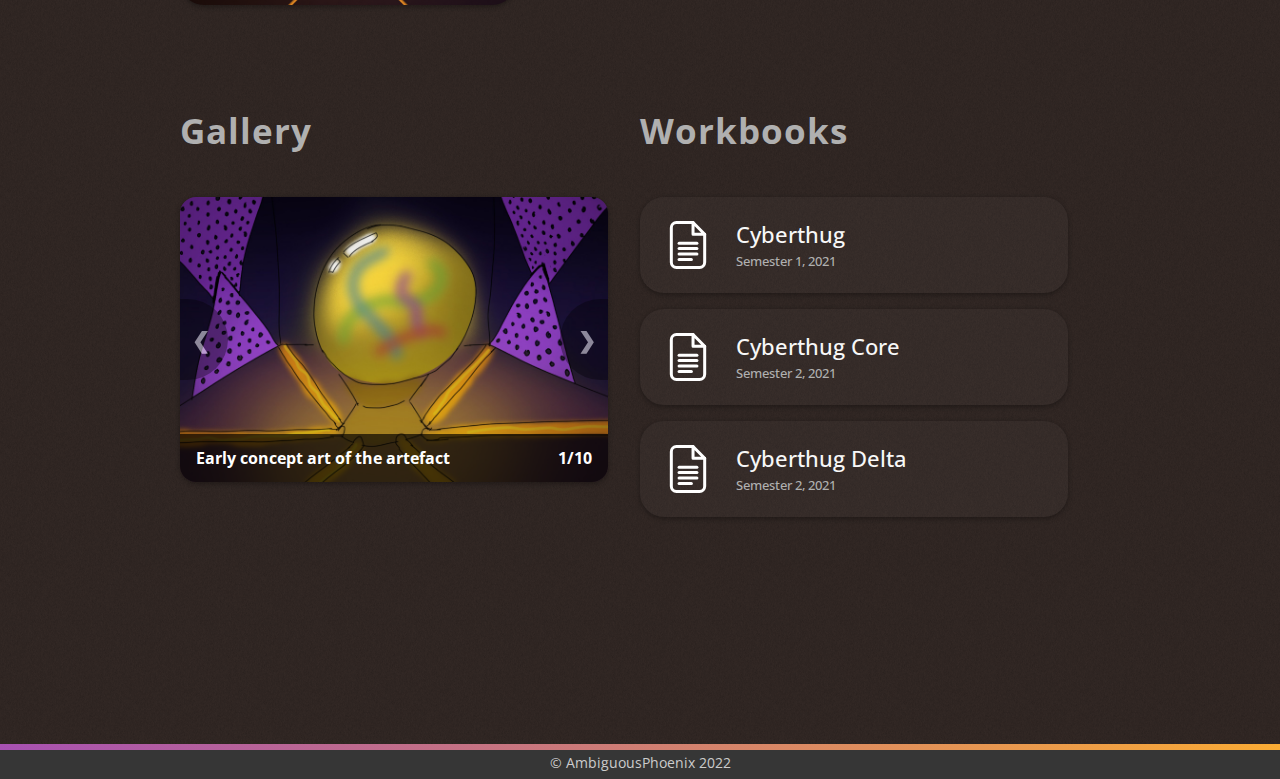
<file: cyberthug.html>
<!DOCTYPE html>
<html lang="en">
    <head>
        <title>Cyberthug | AmbiguousPhoenix</title>
        <link rel="icon" type="image/png" href="assets/favicon.png" />
        <meta charset="utf-8">
        <meta name="viewport" content="width=device-width, initial-scale=1">
        <link rel="stylesheet" href="framework/styles.css">
        <link rel="stylesheet" href="framework/colors.css">
        <link rel="stylesheet" href="framework/display.css">
        <script src="framework/scripts.js"></script>
        <link rel="preconnect" href="https://fonts.googleapis.com">
        <link rel="preconnect" href="https://fonts.gstatic.com" crossorigin>
        <link href="https://fonts.googleapis.com/css2?family=Open+Sans:wght@300;400;500;700&display=swap" rel="stylesheet">
    </head>
    <body class="bg-cyberthug" onload="document.body.style.opacity='1', avatar.hidden=false">

		<!-- Navbar Desktop-->
        <nav class="navbar">
            <div class="container-fluid" style="padding: 0px !important;">
				<div class="navbarLogo">
					<img class="navbarLogo-image" src="assets/navbarHexagons.svg"/>
					<a href="index.html">
                        <div class="navbarLogo-text">
                            <span>AmbiguousPhoenix</span>
                        </div>
                    </a>
				</div>
                <div class="navbarLinks">
					<div class="navbarLinks-active" style="width: 138px;">
						<img class="navbarLinks-image" src="assets/vectorIcons/notConformed/cyberthug.svg"/>
						<span class="navbarLinks-text">Cyberthug</span>
					</div>
					<a href="phoenixNest.html">
    					<div class="navbarLinks-other" style="width: 158px;">
    						<img class="navbarLinks-image" src="assets/vectorIcons/games.svg"/>
							<span class="navbarLinks-text">Phoenix Nest</span>
    					</div>
    				</a>
					<div class="navbarLinksDivider"></div>
					<a href="school.html">
    					<div class="navbarLinks-other" style="width: 108px;">
    						<img class="navbarLinks-image" src="assets/vectorIcons/school.svg"/>
							<span class="navbarLinks-text">School</span>
    					</div>
					</a>
    				<a href="photography.html">
    					<div class="navbarLinks-other" style="width: 156px;">
    						<img class="navbarLinks-image" src="assets/vectorIcons/camera.svg"/>
							<span class="navbarLinks-text">Photography</span>
    					</div>
    				</a>
					<a href="articles.html">
    					<div class="navbarLinks-other" style="width: 116px;">
    						<img class="navbarLinks-image" src="assets/vectorIcons/workbook.svg"/>
							<span class="navbarLinks-text">Articles</span>
    					</div>
    				</a>
					<div class="navbarLinksDivider"></div>
    				<a href="about.html">
						<div class="navbarLinks-other" style="width: 106px;">
    						<img class="navbarLinks-image" src="assets/vectorIcons/about.svg"/>
							<span class="navbarLinks-text">About</span>
    					</div>
    				</a>
                </div>
                <div class="socialMediaNavbar">
					<div class="socialMediaNavbar-link" style="border-radius: 13px 6px 6px 13px;">
                        <a href="https://www.youtube.com/channel/UC3IHSgAeydyoG2bnNkp2FmA">
                            <img class="socialMediaLink-image" src="assets/vectorLogos/youtube.svg"/>
                        </a>
                    </div>
                    <div class="socialMediaNavbar-link" style="border-radius: 6px;">
                        <a href="https://twitter.com/ambiguousfeenix">
                            <img class="socialMediaLink-image" src="assets/vectorLogos/twitter.svg"/>
                        </a>
                    </div>
                    <div class="socialMediaNavbar-link" style="border-radius: 6px 13px 13px 6px;">
                        <a href="https://github.com/ambiguousphoenix">
                            <img class="socialMediaLink-image" src="assets/vectorLogos/github.svg"/>
                        </a>
                    </div>
                </div>
                <div class="navbarMenu" onclick="toggleNavbarMenuItems()">
					<img style="filter:invert();" src="assets/vectorIcons/menu.svg"/>
				</div>
            </div>
			<div id="navbarMenuItems">
				<div class="divider"></div>
				<a href="cyberthug.html" class="disabled">
					<div class="buttonDownload">
						<img src="assets/vectorIcons/notConformed/cyberthug.svg" style="filter: invert(); height: 100%;"/>
						<span style="line-height: 2rem; margin-left: 1rem;">Cyberthug</span>
					</div>
				</a>
				<a href="phoenixNest.html">
					<div class="buttonDownload">
						<img src="assets/vectorIcons/games.svg" style="filter: invert(); height: 100%;"/>
						<span style="line-height: 2rem; margin-left: 1rem;">Phoenix Nest</span>
					</div>
				</a>
				<a href="school.html">
					<div class="buttonDownload">
						<img src="assets/vectorIcons/school.svg" style="filter: invert(); height: 100%;"/>
						<span style="line-height: 2rem; margin-left: 1rem;">School</span>
					</div>
				</a>
				<a href="photography.html">
					<div class="buttonDownload">
						<img src="assets/vectorIcons/camera.svg" style="filter: invert(); height: 100%;"/>
						<span style="line-height: 2rem; margin-left: 1rem;">Photography</span>
					</div>
				</a>
				<a href="articles.html">
					<div class="buttonDownload">
						<img src="assets/vectorIcons/workbook.svg" style="filter: invert(); height: 100%;"/>
						<span style="line-height: 2rem; margin-left: 1rem;">Articles</span>
					</div>
				</a>
				<a href="about.html">
					<div class="buttonDownload">
						<img src="assets/vectorIcons/about.svg" style="filter: invert(); height: 100%;"/>
						<span style="line-height: 2rem; margin-left: 1rem;">About</span>
					</div>
				</a>
			</div>
        </nav>


        <div class="colorStrip"></div>

		<!-- Feature section -->
        <section class="featureCyberthug" style="background-image: url('assets/images/cyberthug/background.jpg');">
            <div class="container featureContent">

            </div>
        </section>

        <div class="backgroundFill" style="background-image: url('assets/images/cyberthug/backgroundBlur.jpg');">

            <div class="backgroundFillNoise" style="background-image: url('assets/images/noise2.png'); background-attachment: scroll;">

        		<!-- Main section -->
                <section class="section">
        			<div class="container">
                        <h2 class="section-heading textColor-secondary" style="text-align: left !important;">Who are the Cyberthugs?</h2>
                        <div class="row">

        					<div class="columnCyberthugA">
        						<img class="columnCyberthugA-image shadow-small" src="assets/images/cyberthug/paragraph1.png" style="background-color: #00000040;"></img>
        					</div>

        					<div class="columnCyberthugB">
        						<span class="text-paragraph">
        							In the year 2509, a group of space travellers returned to Earth after a year-long journey to find the entire planet in a desolate state due to an unknown global catastrophe too unimaginable to think about. This group of travellers scavenged what they could and rebuilt humanity deep underground. Some say the moans of billions of deceased human souls roam the surface.
        						</span>
        						<br>
        						<br>
        						<span class="text-paragraph">
        							A few hundred years later, New Earth is doing well. It’s inhabitants, the Cyberthugs, are descendants of the space travellers and are significantly more techologically advanced than present day humans. At this point in history, they have discovered cloning and use that to create a renewable source of food.
        						</span>
        						<br>
        						<br>
        						<span class="text-paragraph">
        							The main beliefs/ethics the Cyberthugs live by are those of pacifism and egalitarianism.
        						</span>
        					</div>

                        </div>
                    </div>
					<div class="container" style="margin-top: 4rem;">
                        <h2 class="section-heading textColor-secondary" style="text-align: left !important;">What is the Cyberthug Core?</h2>
                        <div class="row">

							<div class="columnCyberthugA">
        						<img class="columnCyberthugA-image shadow-small" src="assets/images/cyberthug/paragraph2.png" style="background-color: #00000040;"></img>
        					</div>

        					<div class="columnCyberthugB">
        						<span class="text-paragraph">
									This artefact is an artificial intelligence built by the early Cyberthugs. As the sole governor of the underground civilisation, it lies in an isolated chamber far out of reach of most citizens. Through non-invasive observation in public spaces, those it deems worthy and decent enough will be permitted to access its chamber and provide ideas on how to improve things further.
        						</span>
        					</div>

                        </div>
                    </div>
					<div class="container" style="margin-top: 4rem;">
                        <div class="row">

							<div class="column2-60" style="margin-bottom: 4rem;">
		                        <h2 class="section-heading textColor-secondary" style="text-align: left !important;">Gallery</h2>
								<div class="slideshow">
									<div class="slideshow-slides" style="display: block;">
										<div class="slideshow-info">
											<div class="slideshow-text">Early concept art of the artefact</div>
											<div class="slideshow-counter">1/10</div>
										</div>
										<img src="assets/images/cyberthug/slideshow01.jpg" class="slideshow-image2" style="width: 100%; pointer-events: none;">
									</div>

									<div class="slideshow-slides">
										<div class="slideshow-info">
											<div class="slideshow-text">Redesigned concept art</div>
											<div class="slideshow-counter">2/10</div>
										</div>
										<img src="assets/images/cyberthug/slideshow02.jpg" class="slideshow-image2" style="width: 100%; pointer-events: none;">
									</div>

									<div class="slideshow-slides">
										<div class="slideshow-info">
											<div class="slideshow-text">Initial render of the Cyberthug Core</div>
											<div class="slideshow-counter">3/10</div>
										</div>
										<img src="assets/images/cyberthug/slideshow03.jpg" class="slideshow-image2" style="width: 100%; pointer-events: none;">
									</div>

									<div class="slideshow-slides">
										<div class="slideshow-info">
											<div class="slideshow-text">Revised version with darker walls and forcefield</div>
											<div class="slideshow-counter">4/10</div>
										</div>
										<img src="assets/images/cyberthug/slideshow04.jpg" class="slideshow-image2" style="width: 100%; pointer-events: none;">
									</div>

									<div class="slideshow-slides">
										<div class="slideshow-info">
											<div class="slideshow-text">Ominous photograph from a maintenance worker</div>
											<div class="slideshow-counter">5/10</div>
										</div>
										<img src="assets/images/cyberthug/slideshow05.jpg" class="slideshow-image2" style="width: 100%; pointer-events: none;">
									</div>

									<div class="slideshow-slides">
										<div class="slideshow-info">
											<div class="slideshow-text">Completed physical build of the artefact</div>
											<div class="slideshow-counter">6/10</div>
										</div>
										<img src="assets/images/cyberthug/slideshow06.jpg" class="slideshow-image2" style="width: 100%; pointer-events: none;">
									</div>

									<div class="slideshow-slides">
										<div class="slideshow-info">
											<div class="slideshow-text">Early render of CGI Cyberthug</div>
											<div class="slideshow-counter">7/10</div>
										</div>
										<img src="assets/images/cyberthug/slideshow07.jpg" class="slideshow-image2" style="width: 100%; pointer-events: none;">
									</div>

									<div class="slideshow-slides">
										<div class="slideshow-info">
											<div class="slideshow-text">Improved CGI Cyberthug with more detailed Holo-Neural Display</div>
											<div class="slideshow-counter">8/10</div>
										</div>
										<img src="assets/images/cyberthug/slideshow08.jpg" class="slideshow-image2" style="width: 100%; pointer-events: none;">
									</div>

									<div class="slideshow-slides">
										<div class="slideshow-info">
											<div class="slideshow-text">Testing lighting and other textures with a sample Pixar scene</div>
											<div class="slideshow-counter">9/10</div>
										</div>
										<img src="assets/images/cyberthug/slideshow09.jpg" class="slideshow-image2" style="width: 100%; pointer-events: none;">
									</div>

									<div class="slideshow-slides">
										<div class="slideshow-info">
											<div class="slideshow-text">Testing integration with holdouts and an HDR panorama at school</div>
											<div class="slideshow-counter">10/10</div>
										</div>
										<img src="assets/images/cyberthug/slideshow10.jpg" class="slideshow-image2" style="width: 100%; pointer-events: none;">
									</div>

									<a class="slideshow-prev" onclick="plusSlides(-1)">&#10094;</a>
									<a class="slideshow-next" onclick="plusSlides(1)">&#10095;</a>
								</div>
							</div>

							<div class="column2-40">
		                        <h2 class="section-heading textColor-secondary" style="text-align: left !important;">Workbooks</h2>
								<div class="glassButton shadow-small">
									<a class="glassButton-link" href="files/2021-sem1-appliedMedia.pdf">
										<img class="glassButton-image" src="assets/vectorIcons/workbook.svg"/>
										<div style="display: flex; flex-direction: column; margin-top: auto; margin-bottom: auto;">
											<span class="glassButton-text1">Cyberthug</span>
											<span class="glassButton-text2 textColor-secondary">Semester 1, 2021</span>
										</div>
									</a>
								</div>
								<div class="glassButton shadow-small">
									<a class="glassButton-link" href="files/2021-sem2-appliedMedia.pdf">
										<img class="glassButton-image" src="assets/vectorIcons/workbook.svg"/>
										<div style="display: flex; flex-direction: column; margin-top: auto; margin-bottom: auto;">
											<span class="glassButton-text1">Cyberthug Core</span>
											<span class="glassButton-text2 textColor-secondary">Semester 2, 2021</span>
										</div>
									</a>
								</div>
								<div class="glassButton shadow-small">
									<a class="glassButton-link" href="files/2021-sem2-appliedMedia-cyberthugDelta.pdf">
										<img class="glassButton-image" src="assets/vectorIcons/workbook.svg"/>
										<div style="display: flex; flex-direction: column; margin-top: auto; margin-bottom: auto;">
											<span class="glassButton-text1">Cyberthug Delta</span>
											<span class="glassButton-text2 textColor-secondary">Semester 2, 2021</span>
										</div>
									</a>
								</div>
							</div>

                        </div>
                    </div>
                </section>

        	</div>

        </div>


        <!-- Copyright -->
        <div class="footer">
            <div class="colorStrip"></div>
            <span class="footer-text">&copy; AmbiguousPhoenix 2022</span>
        </div>

    </body>
</html>
</file>
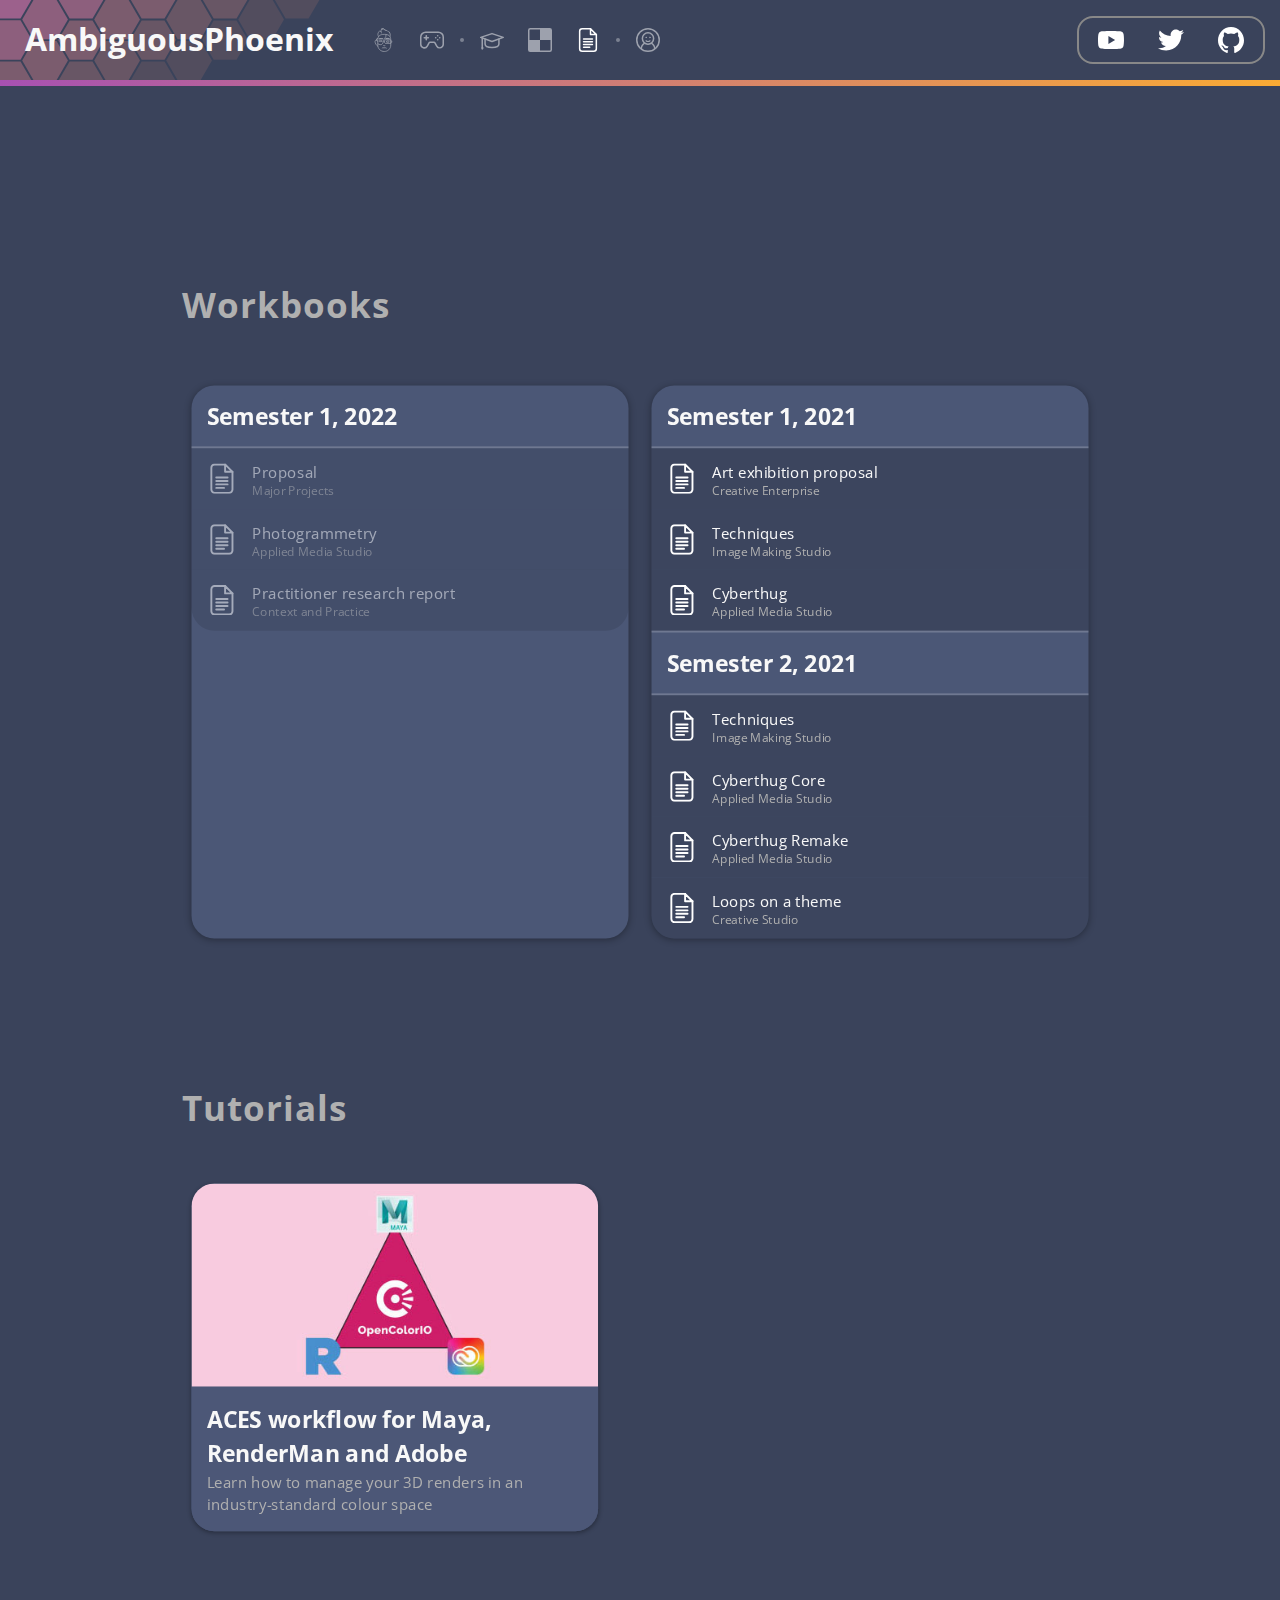
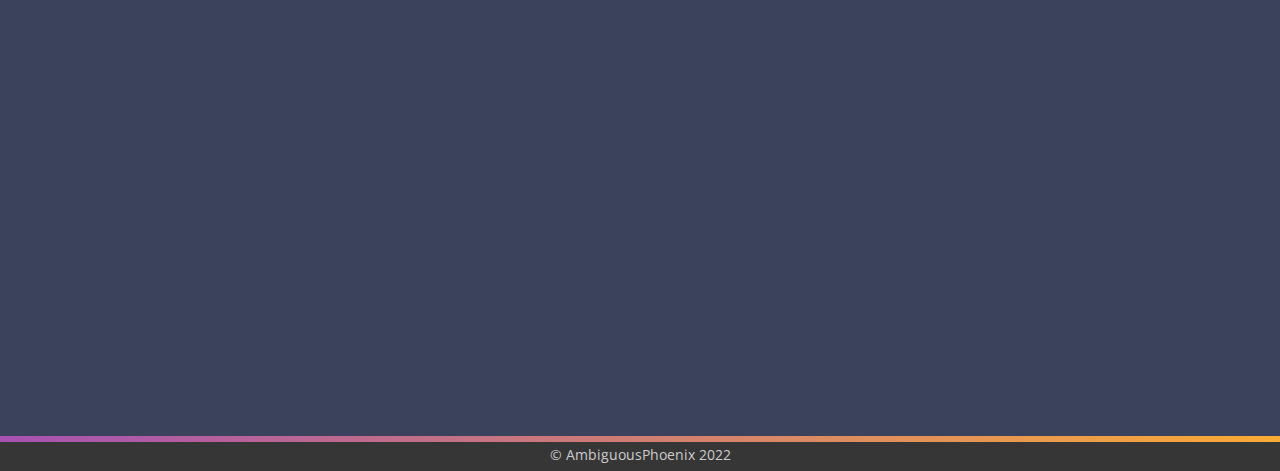
<file: documents.html>
<!DOCTYPE html>
<html lang="en">
    <head>
        <title>AmbiguousPhoenix</title>
        <link rel="icon" type="image/png" href="assets/favicon.png" />
        <meta charset="utf-8">
        <meta name="viewport" content="width=device-width, initial-scale=1">
        <link rel="stylesheet" href="framework/styles.css">
        <link rel="stylesheet" href="framework/colors.css">
        <link rel="stylesheet" href="framework/display.css">
        <script src="framework/scripts.js"></script>
        <link rel="preconnect" href="https://fonts.googleapis.com">
        <link rel="preconnect" href="https://fonts.gstatic.com" crossorigin>
        <link href="https://fonts.googleapis.com/css2?family=Open+Sans:wght@300;400;500;700&display=swap" rel="stylesheet">
    </head>
    <body class="bg-blog" onload="document.body.style.opacity='1'">

		<!-- Navbar Desktop-->
        <nav class="navbar">
            <div class="container-fluid" style="padding: 0px !important;">
				<div class="navbarLogo">
					<img class="navbarLogo-image" src="assets/navbarHexagons.svg"/>
					<a href="index.html">
                        <div class="navbarLogo-text">
                            <span>AmbiguousPhoenix</span>
                        </div>
                    </a>
				</div>
                <div class="navbarLinks">
					<a href="cyberthug.html">
						<div class="navbarLinks-other" style="width: 138px;">
							<img class="navbarLinks-image" src="assets/vectorIcons/notConformed/cyberthug.svg"/>
							<span class="navbarLinks-text">Cyberthug</span>
						</div>
					</a>
					<a href="phoenixNest.html">
						<div class="navbarLinks-other" style="width: 158px;">
							<img class="navbarLinks-image" src="assets/vectorIcons/games.svg"/>
							<span class="navbarLinks-text">Phoenix Nest</span>
						</div>
					</a>
					<div class="navbarLinksDivider"></div>
					<a href="school.html">
    					<div class="navbarLinks-other" style="width: 108px;">
    						<img class="navbarLinks-image" src="assets/vectorIcons/school.svg"/>
							<span class="navbarLinks-text">School</span>
    					</div>
					</a>
					<a href="apps.html">
						<div class="navbarLinks-other" style="width: 186px;">
							<img class="navbarLinks-image" src="assets/vectorIcons/placeholder.svg"/>
							<span class="navbarLinks-text">Apps and Games</span>
						</div>
					</a>
					<div class="navbarLinks-active" style="width: 150px;">
						<img class="navbarLinks-image" src="assets/vectorIcons/workbook.svg"/>
						<span class="navbarLinks-text">Documents</span>
					</div>
					<div class="navbarLinksDivider"></div>
    				<a href="about.html">
						<div class="navbarLinks-other" style="width: 106px;">
    						<img class="navbarLinks-image" src="assets/vectorIcons/about.svg"/>
							<span class="navbarLinks-text">About</span>
    					</div>
    				</a>
                </div>
                <div class="socialMediaNavbar">
					<div class="socialMediaNavbar-link" style="border-radius: 13px 6px 6px 13px;">
                        <a href="https://www.youtube.com/channel/UC3IHSgAeydyoG2bnNkp2FmA">
                            <img class="socialMediaLink-image" src="assets/vectorLogos/youtube.svg"/>
                        </a>
                    </div>
                    <div class="socialMediaNavbar-link" style="border-radius: 6px;">
                        <a href="https://twitter.com/ambiguousfeenix">
                            <img class="socialMediaLink-image" src="assets/vectorLogos/twitter.svg"/>
                        </a>
                    </div>
                    <div class="socialMediaNavbar-link" style="border-radius: 6px 13px 13px 6px;">
                        <a href="https://github.com/ambiguousphoenix">
                            <img class="socialMediaLink-image" src="assets/vectorLogos/github.svg"/>
                        </a>
                    </div>
                </div>
                <div class="navbarMenu" onclick="toggleNavbarMenuItems()">
					<img style="filter:invert();" src="assets/vectorIcons/menu.svg"/>
				</div>
            </div>
			<div id="navbarMenuItems">
				<div class="divider"></div>
				<a href="cyberthug.html">
					<div class="buttonDownload">
						<img src="assets/vectorIcons/notConformed/cyberthug.svg" style="filter: invert(); height: 100%;"/>
						<span style="line-height: 2rem; margin-left: 1rem;">Cyberthug</span>
					</div>
				</a>
				<a href="phoenixNest.html">
					<div class="buttonDownload">
						<img src="assets/vectorIcons/games.svg" style="filter: invert(); height: 100%;"/>
						<span style="line-height: 2rem; margin-left: 1rem;">Phoenix Nest</span>
					</div>
				</a>
				<a href="school.html">
					<div class="buttonDownload">
						<img src="assets/vectorIcons/school.svg" style="filter: invert(); height: 100%;"/>
						<span style="line-height: 2rem; margin-left: 1rem;">School</span>
					</div>
				</a>
				<a href="photography.html">
					<div class="buttonDownload">
						<img src="assets/vectorIcons/camera.svg" style="filter: invert(); height: 100%;"/>
						<span style="line-height: 2rem; margin-left: 1rem;">Photography</span>
					</div>
				</a>
				<a href="articles.html" class="disabled">
					<div class="buttonDownload">
						<img src="assets/vectorIcons/workbook.svg" style="filter: invert(); height: 100%;"/>
						<span style="line-height: 2rem; margin-left: 1rem;">Articles</span>
					</div>
				</a>
				<a href="about.html">
					<div class="buttonDownload">
						<img src="assets/vectorIcons/about.svg" style="filter: invert(); height: 100%;"/>
						<span style="line-height: 2rem; margin-left: 1rem;">About</span>
					</div>
				</a>
			</div>
        </nav>


        <div class="colorStrip"></div>


		<!-- Main section -->
		<section class="section" style="padding-bottom: 30rem;">
			<div class="container" style="margin-top: 8rem;">
				<h2 class="section-heading textColor-secondary" style="text-align: left !important;">Workbooks</h2>
				<div class="row">

					<div class="column3 card bg-blog2" style="padding: 0;">
                        <span class="card-title" style="margin-left: 1rem; line-height: 4rem;">Semester 1, 2022</span>
						<div class="divider"></div>
						<a href=" " class="disabled" style="margin-top: 2rem;">
							<div class="buttonDownload">
								<img src="assets/vectorIcons/workbook.svg" style="filter: invert(); height: 100%;"/>
								<div class="objectLink-text2">
									<span style="line-height: 1.2rem;">Proposal</span>
									<span class="textColor-secondary" style="line-height: 1.2rem; font-size: 0.8rem;">Major Projects</span>
								</div>
							</div>
						</a>
						<a href=" " class="disabled" style="margin-top: 2rem;">
							<div class="buttonDownload">
								<img src="assets/vectorIcons/workbook.svg" style="filter: invert(); height: 100%;"/>
								<div class="objectLink-text2">
									<span style="line-height: 1.2rem;">Photogrammetry</span>
									<span class="textColor-secondary" style="line-height: 1.2rem; font-size: 0.8rem;">Applied Media Studio</span>
								</div>
							</div>
						</a>
						<a href=" " class="disabled" style="margin-top: 2rem;">
							<div class="buttonDownload" style="border-radius: 0 0 1.5rem 1.5rem;">
								<img src="assets/vectorIcons/workbook.svg" style="filter: invert(); height: 100%;"/>
								<div class="objectLink-text2">
									<span style="line-height: 1.2rem;">Practitioner research report</span>
									<span class="textColor-secondary" style="line-height: 1.2rem; font-size: 0.8rem;">Context and Practice</span>
								</div>
							</div>
						</a>
                    </div>

					<div class="column3 card bg-blog2" style="padding: 0;">
                        <span class="card-title" style="margin-left: 1rem; line-height: 4rem;">Semester 1, 2021</span>
						<div class="divider"></div>
						<a href="files/2021-sem1-creativeEnterprise.pdf" style="margin-top: 2rem;">
							<div class="buttonDownload">
								<img src="assets/vectorIcons/workbook.svg" style="filter: invert(); height: 100%;"/>
								<div class="objectLink-text2">
									<span style="line-height: 1.2rem;">Art exhibition proposal</span>
									<span class="textColor-secondary" style="line-height: 1.2rem; font-size: 0.8rem;">Creative Enterprise</span>
								</div>
							</div>
						</a>
						<a href="files/2021-sem1-imageMaking.pdf" style="margin-top: 2rem;">
							<div class="buttonDownload">
								<img src="assets/vectorIcons/workbook.svg" style="filter: invert(); height: 100%;"/>
								<div class="objectLink-text2">
									<span style="line-height: 1.2rem;">Techniques</span>
									<span class="textColor-secondary" style="line-height: 1.2rem; font-size: 0.8rem;">Image Making Studio</span>
								</div>
							</div>
						</a>
						<a href="files/2021-sem1-appliedMedia.pdf" style="margin-top: 2rem;">
							<div class="buttonDownload">
								<img src="assets/vectorIcons/workbook.svg" style="filter: invert(); height: 100%;"/>
								<div class="objectLink-text2">
									<span style="line-height: 1.2rem;">Cyberthug</span>
									<span class="textColor-secondary" style="line-height: 1.2rem; font-size: 0.8rem;">Applied Media Studio</span>
								</div>
							</div>
						</a>
						<div class="divider"></div>
                        <span class="card-title" style="margin-left: 1rem; line-height: 4rem;">Semester 2, 2021</span>
						<div class="divider"></div>
						<a href="files/2021-sem2-imageMaking.pdf" style="margin-top: 2rem;">
							<div class="buttonDownload">
								<img src="assets/vectorIcons/workbook.svg" style="filter: invert(); height: 100%;"/>
								<div class="objectLink-text2">
									<span style="line-height: 1.2rem;">Techniques</span>
									<span class="textColor-secondary" style="line-height: 1.2rem; font-size: 0.8rem;">Image Making Studio</span>
								</div>
							</div>
						</a>
						<a href="files/2021-sem2-appliedMedia.pdf" style="margin-top: 2rem;">
							<div class="buttonDownload">
								<img src="assets/vectorIcons/workbook.svg" style="filter: invert(); height: 100%;"/>
								<div class="objectLink-text2">
									<span style="line-height: 1.2rem;">Cyberthug Core</span>
									<span class="textColor-secondary" style="line-height: 1.2rem; font-size: 0.8rem;">Applied Media Studio</span>
								</div>
							</div>
						</a>
						<a href="files/2021-sem2-appliedMedia-cyberthugDelta.pdf" style="margin-top: 2rem;">
							<div class="buttonDownload">
								<img src="assets/vectorIcons/workbook.svg" style="filter: invert(); height: 100%;"/>
								<div class="objectLink-text2">
									<span style="line-height: 1.2rem;">Cyberthug Remake</span>
									<span class="textColor-secondary" style="line-height: 1.2rem; font-size: 0.8rem;">Applied Media Studio</span>
								</div>
							</div>
						</a>
						<a href="files/2021-sem2-creativeStudio.pdf" style="margin-top: 2rem;">
							<div class="buttonDownload" style="border-radius: 0 0 1.5rem 1.5rem;">
								<img src="assets/vectorIcons/workbook.svg" style="filter: invert(); height: 100%;"/>
								<div class="objectLink-text2">
									<span style="line-height: 1.2rem;">Loops on a theme</span>
									<span class="textColor-secondary" style="line-height: 1.2rem; font-size: 0.8rem;">Creative Studio</span>
								</div>
							</div>
						</a>
                    </div>

				</div>
			</div>

			<div class="container" style="margin-top: 8rem;">
				<h2 class="section-heading textColor-secondary" style="text-align: left !important;">Tutorials</h2>
				<div class="row">

					<a class="column2" href="documents/aces-workflow-for-maya-renderman-and-adobe.html" style="transform: scale(0.95);">
						<div class="cardBlog shadow-small bg-blog2">
							<img class="cardBlog-image img-fluid" src="assets/images/documents/aces-workflow-for-maya-renderman-and-adobe.jpg"/>
							<div class="cardBlog-text bg-blueLight">
								<span class="blog-title textColor-primary">ACES workflow for Maya, RenderMan and Adobe</span>
								<br>
								<span class="textColor-secondary">Learn how to manage your 3D renders in an industry-standard colour space</span>
							</div>
	                    </div>
					</a>

				</div>
			</div>
        </section>


        <!-- Copyright -->
        <div class="footer">
            <div class="colorStrip"></div>
            <span class="footer-text">&copy; AmbiguousPhoenix 2022</span>
        </div>

    </body>
</html>
</file>
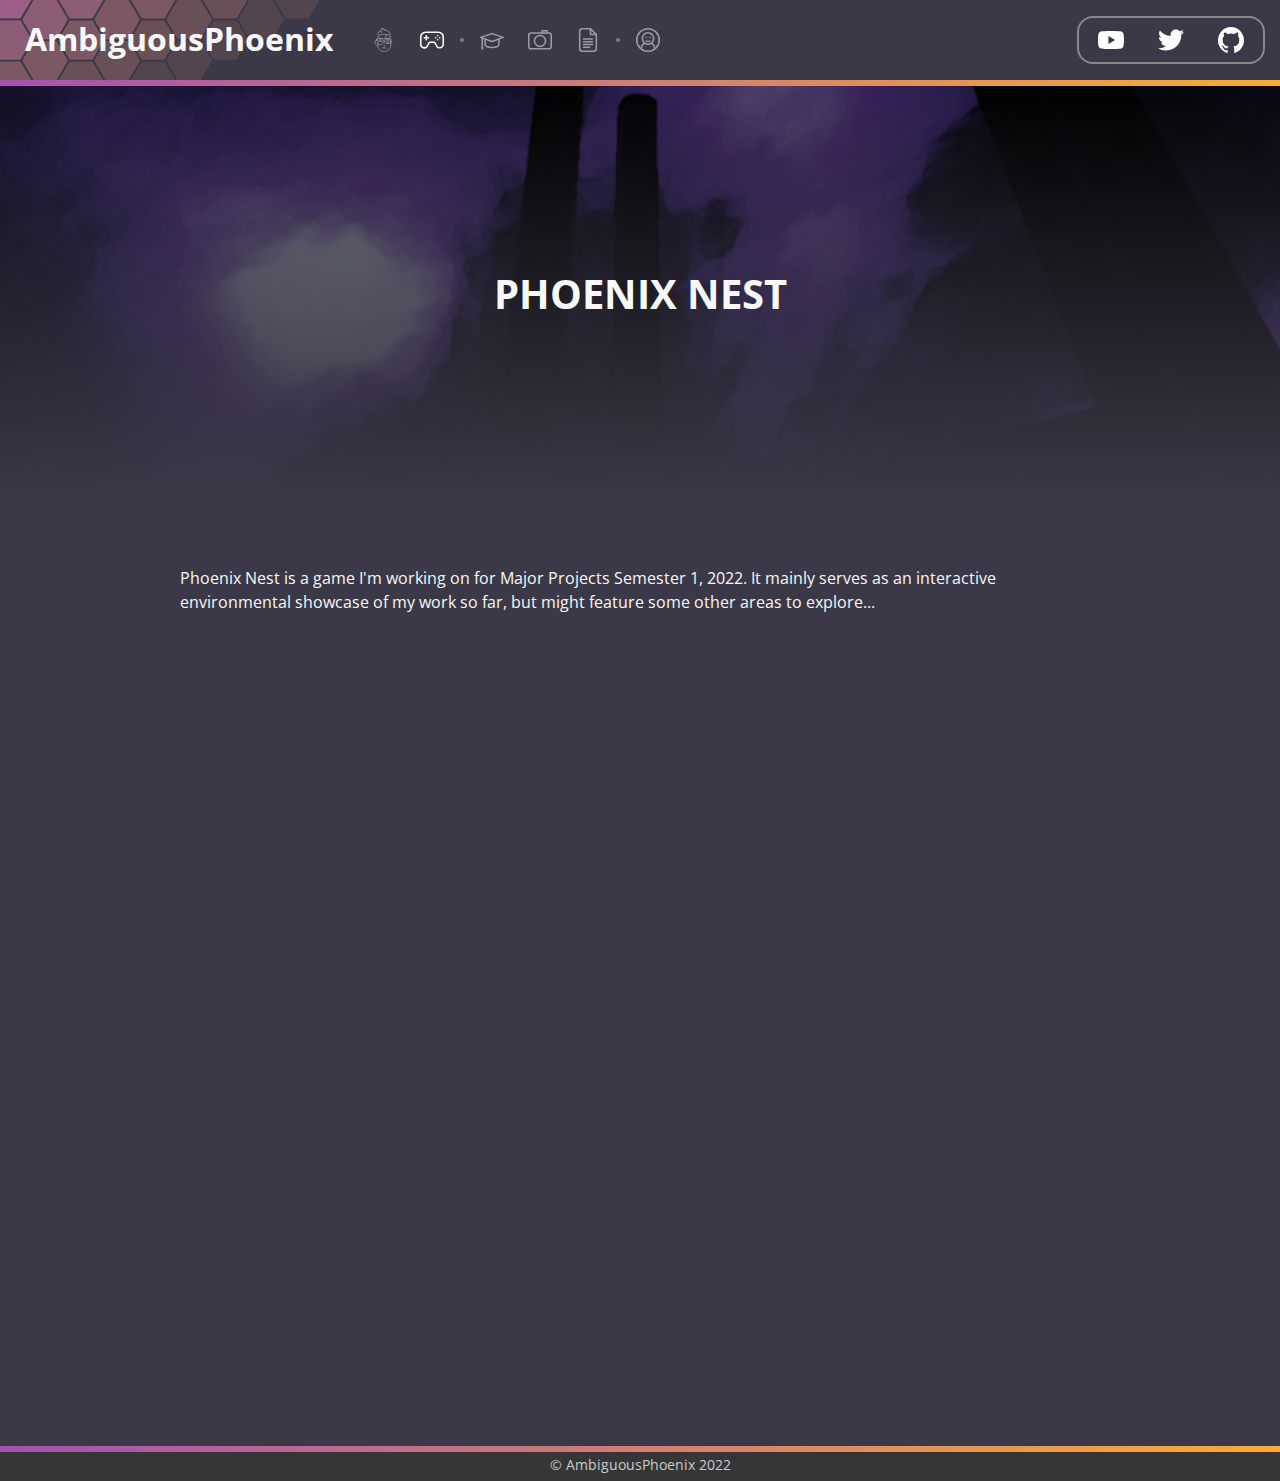
<file: phoenixNest.html>
<!DOCTYPE html>
<html lang="en">
    <head>
        <title>Phoenix Nest | AmbiguousPhoenix</title>
        <link rel="icon" type="image/png" href="assets/favicon.png" />
        <meta charset="utf-8">
        <meta name="viewport" content="width=device-width, initial-scale=1">
        <link rel="stylesheet" href="framework/styles.css">
        <link rel="stylesheet" href="framework/colors.css">
        <link rel="stylesheet" href="framework/display.css">
        <script src="framework/scripts.js"></script>
        <link rel="preconnect" href="https://fonts.googleapis.com">
        <link rel="preconnect" href="https://fonts.gstatic.com" crossorigin>
        <link href="https://fonts.googleapis.com/css2?family=Open+Sans:wght@300;400;500;700&display=swap" rel="stylesheet">
    </head>
    <body class="bg-phoenixNest" onload="document.body.style.opacity='1'">

		<!-- Navbar Desktop-->
        <nav class="navbar">
            <div class="container-fluid" style="padding: 0px !important;">
				<div class="navbarLogo">
					<img class="navbarLogo-image" src="assets/navbarHexagons.svg"/>
					<a href="index.html">
                        <div class="navbarLogo-text">
                            <span>AmbiguousPhoenix</span>
                        </div>
                    </a>
				</div>
                <div class="navbarLinks">
					<a href="cyberthug.html">
						<div class="navbarLinks-other" style="width: 138px;">
							<img class="navbarLinks-image" src="assets/vectorIcons/notConformed/cyberthug.svg"/>
							<span class="navbarLinks-text">Cyberthug</span>
						</div>
					</a>
					<div class="navbarLinks-active" style="width: 158px;">
						<img class="navbarLinks-image" src="assets/vectorIcons/games.svg"/>
						<span class="navbarLinks-text">Phoenix Nest</span>
					</div>
					<div class="navbarLinksDivider"></div>
					<a href="school.html">
    					<div class="navbarLinks-other" style="width: 108px;">
    						<img class="navbarLinks-image" src="assets/vectorIcons/school.svg"/>
							<span class="navbarLinks-text">School</span>
    					</div>
					</a>
    				<a href="photography.html">
    					<div class="navbarLinks-other" style="width: 156px;">
    						<img class="navbarLinks-image" src="assets/vectorIcons/camera.svg"/>
							<span class="navbarLinks-text">Photography</span>
    					</div>
    				</a>
					<a href="articles.html">
    					<div class="navbarLinks-other" style="width: 116px;">
    						<img class="navbarLinks-image" src="assets/vectorIcons/workbook.svg"/>
							<span class="navbarLinks-text">Articles</span>
    					</div>
    				</a>
					<div class="navbarLinksDivider"></div>
    				<a href="about.html">
						<div class="navbarLinks-other" style="width: 106px;">
    						<img class="navbarLinks-image" src="assets/vectorIcons/about.svg"/>
							<span class="navbarLinks-text">About</span>
    					</div>
    				</a>
                </div>
                <div class="socialMediaNavbar">
					<div class="socialMediaNavbar-link" style="border-radius: 13px 6px 6px 13px;">
                        <a href="https://www.youtube.com/channel/UC3IHSgAeydyoG2bnNkp2FmA">
                            <img class="socialMediaLink-image" src="assets/vectorLogos/youtube.svg"/>
                        </a>
                    </div>
                    <div class="socialMediaNavbar-link" style="border-radius: 6px;">
                        <a href="https://twitter.com/ambiguousfeenix">
                            <img class="socialMediaLink-image" src="assets/vectorLogos/twitter.svg"/>
                        </a>
                    </div>
                    <div class="socialMediaNavbar-link" style="border-radius: 6px 13px 13px 6px;">
                        <a href="https://github.com/ambiguousphoenix">
                            <img class="socialMediaLink-image" src="assets/vectorLogos/github.svg"/>
                        </a>
                    </div>
                </div>
                <div class="navbarMenu" onclick="toggleNavbarMenuItems()">
					<img style="filter:invert();" src="assets/vectorIcons/menu.svg"/>
				</div>
            </div>
			<div id="navbarMenuItems">
				<div class="divider"></div>
				<a href="cyberthug.html">
					<div class="buttonDownload">
						<img src="assets/vectorIcons/notConformed/cyberthug.svg" style="filter: invert(); height: 100%;"/>
						<span style="line-height: 2rem; margin-left: 1rem;">Cyberthug</span>
					</div>
				</a>
				<a href="phoenixNest.html" class="disabled">
					<div class="buttonDownload">
						<img src="assets/vectorIcons/games.svg" style="filter: invert(); height: 100%;"/>
						<span style="line-height: 2rem; margin-left: 1rem;">Phoenix Nest</span>
					</div>
				</a>
				<a href="school.html">
					<div class="buttonDownload">
						<img src="assets/vectorIcons/school.svg" style="filter: invert(); height: 100%;"/>
						<span style="line-height: 2rem; margin-left: 1rem;">School</span>
					</div>
				</a>
				<a href="photography.html">
					<div class="buttonDownload">
						<img src="assets/vectorIcons/camera.svg" style="filter: invert(); height: 100%;"/>
						<span style="line-height: 2rem; margin-left: 1rem;">Photography</span>
					</div>
				</a>
				<a href="articles.html">
					<div class="buttonDownload">
						<img src="assets/vectorIcons/workbook.svg" style="filter: invert(); height: 100%;"/>
						<span style="line-height: 2rem; margin-left: 1rem;">Articles</span>
					</div>
				</a>
				<a href="about.html">
					<div class="buttonDownload">
						<img src="assets/vectorIcons/about.svg" style="filter: invert(); height: 100%;"/>
						<span style="line-height: 2rem; margin-left: 1rem;">About</span>
					</div>
				</a>
			</div>
        </nav>


        <div class="colorStrip"></div>


        <!-- Header -->
        <div class="pageBanner" style="background-image: url('assets/images/phoenixNest/banner.jpg');">
            <div class="pageBanner-fadePhoenixNest">
                <span class="pageBanner-text">PHOENIX NEST</span>
            </div>
        </div>


		<!-- Main section -->
		<section class="section">
			<div class="container">
				<div class="row">

					<div class="column1" style="margin-bottom: 40rem;">
						<span class="text-paragraph">
							Phoenix Nest is a game I'm working on for Major Projects Semester 1, 2022. It mainly serves as an interactive environmental showcase of my work so far, but might feature some other areas to explore...
						</span>
					</div>

				</div>
			</div>
		</section>


        <!-- Copyright -->
        <div class="footer">
            <div class="colorStrip"></div>
            <span class="footer-text">&copy; AmbiguousPhoenix 2022</span>
        </div>

    </body>
</html>
</file>
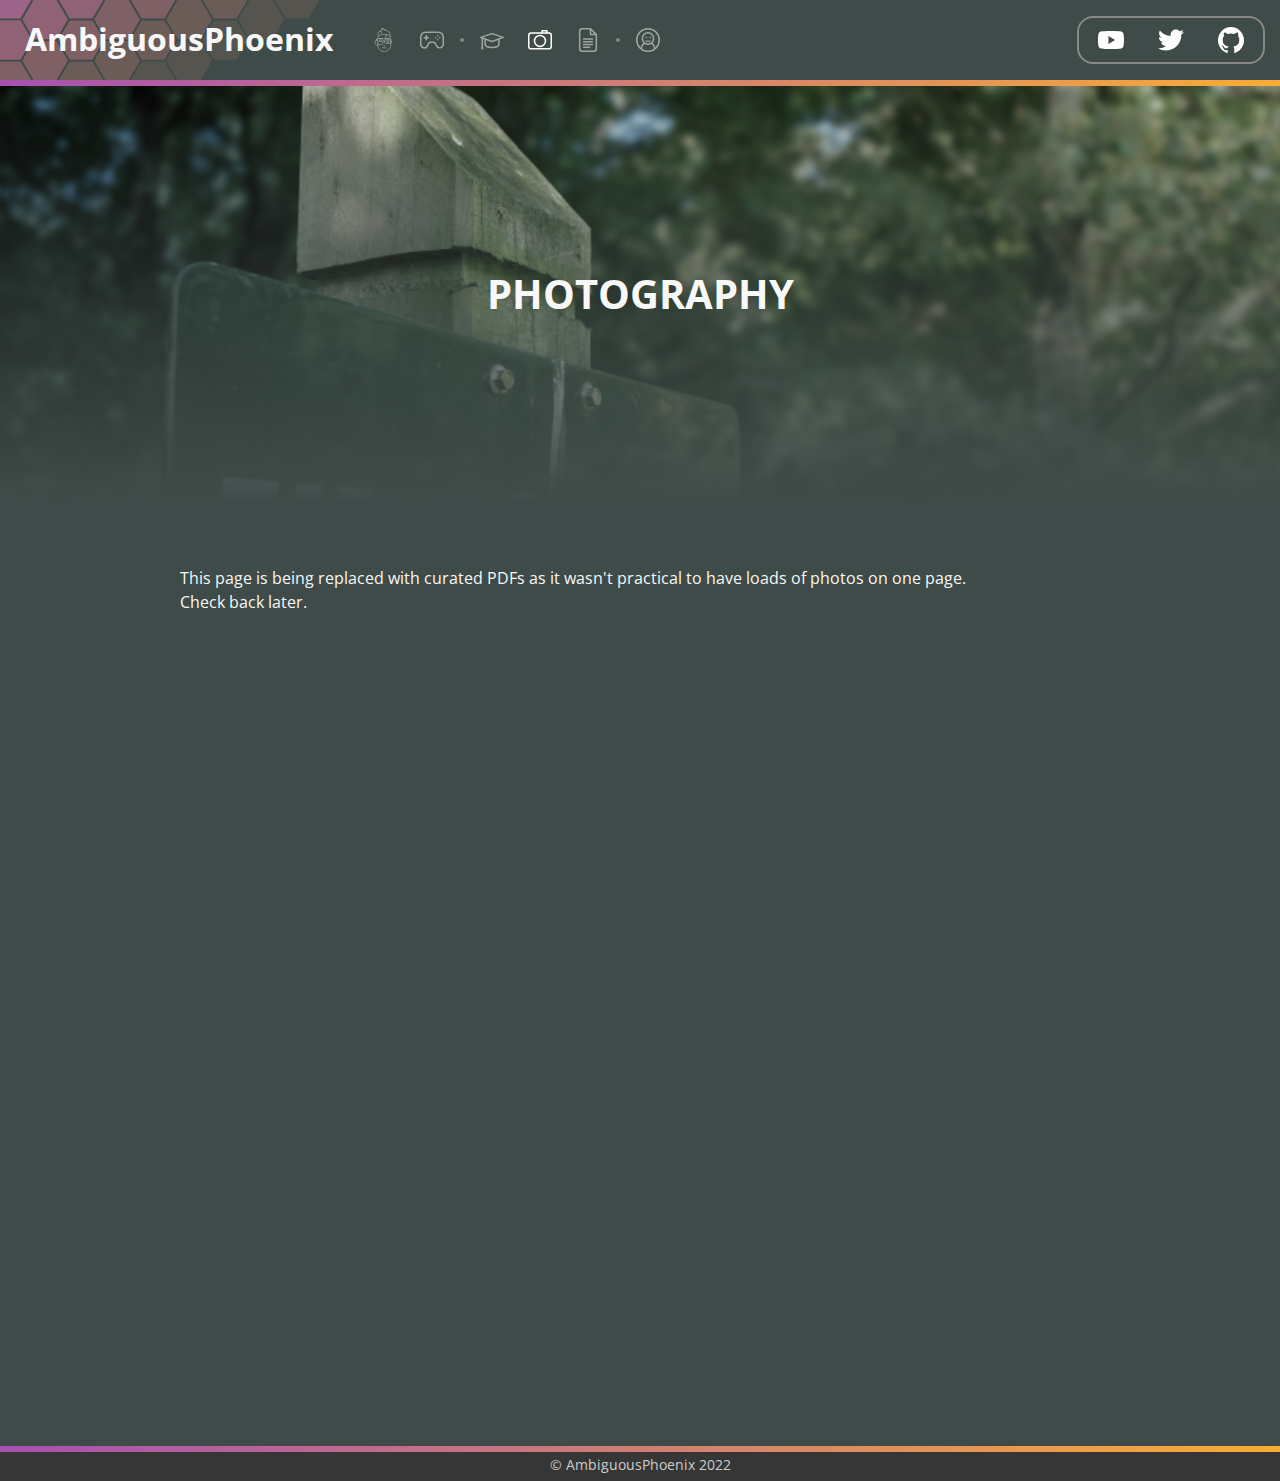
<file: photography.html>
<!DOCTYPE html>
<html lang="en">
    <head>
        <title>AmbiguousPhoenix</title>
        <link rel="icon" type="image/png" href="assets/favicon.png" />
        <meta charset="utf-8">
        <meta name="viewport" content="width=device-width, initial-scale=1">
        <link rel="stylesheet" href="framework/styles.css">
        <link rel="stylesheet" href="framework/colors.css">
        <link rel="stylesheet" href="framework/display.css">
        <script src="framework/scripts.js"></script>
        <link rel="preconnect" href="https://fonts.googleapis.com">
        <link rel="preconnect" href="https://fonts.gstatic.com" crossorigin>
        <link href="https://fonts.googleapis.com/css2?family=Open+Sans:wght@300;400;500;700&display=swap" rel="stylesheet">
    </head>
    <body class="bg-photos" onload="document.body.style.opacity='1'">

		<!-- Navbar Desktop-->
        <nav class="navbar">
            <div class="container-fluid" style="padding: 0px !important;">
				<div class="navbarLogo">
					<img class="navbarLogo-image" src="assets/navbarHexagons.svg"/>
					<a href="index.html">
                        <div class="navbarLogo-text">
                            <span>AmbiguousPhoenix</span>
                        </div>
                    </a>
				</div>
                <div class="navbarLinks">
					<a href="cyberthug.html">
						<div class="navbarLinks-other" style="width: 138px;">
							<img class="navbarLinks-image" src="assets/vectorIcons/notConformed/cyberthug.svg"/>
							<span class="navbarLinks-text">Cyberthug</span>
						</div>
					</a>
					<a href="phoenixNest.html">
						<div class="navbarLinks-other" style="width: 158px;">
							<img class="navbarLinks-image" src="assets/vectorIcons/games.svg"/>
							<span class="navbarLinks-text">Phoenix Nest</span>
						</div>
					</a>
					<div class="navbarLinksDivider"></div>
					<a href="school.html">
    					<div class="navbarLinks-other" style="width: 108px;">
    						<img class="navbarLinks-image" src="assets/vectorIcons/school.svg"/>
							<span class="navbarLinks-text">School</span>
    					</div>
					</a>
					<div class="navbarLinks-active" style="width: 156px;">
						<img class="navbarLinks-image" src="assets/vectorIcons/camera.svg"/>
						<span class="navbarLinks-text">Photography</span>
					</div>
					<a href="articles.html">
    					<div class="navbarLinks-other" style="width: 116px;">
    						<img class="navbarLinks-image" src="assets/vectorIcons/workbook.svg"/>
							<span class="navbarLinks-text">Articles</span>
    					</div>
    				</a>
					<div class="navbarLinksDivider"></div>
    				<a href="about.html">
						<div class="navbarLinks-other" style="width: 106px;">
    						<img class="navbarLinks-image" src="assets/vectorIcons/about.svg"/>
							<span class="navbarLinks-text">About</span>
    					</div>
    				</a>
                </div>
                <div class="socialMediaNavbar">
					<div class="socialMediaNavbar-link" style="border-radius: 13px 6px 6px 13px;">
                        <a href="https://www.youtube.com/channel/UC3IHSgAeydyoG2bnNkp2FmA">
                            <img class="socialMediaLink-image" src="assets/vectorLogos/youtube.svg"/>
                        </a>
                    </div>
                    <div class="socialMediaNavbar-link" style="border-radius: 6px;">
                        <a href="https://twitter.com/ambiguousfeenix">
                            <img class="socialMediaLink-image" src="assets/vectorLogos/twitter.svg"/>
                        </a>
                    </div>
                    <div class="socialMediaNavbar-link" style="border-radius: 6px 13px 13px 6px;">
                        <a href="https://github.com/ambiguousphoenix">
                            <img class="socialMediaLink-image" src="assets/vectorLogos/github.svg"/>
                        </a>
                    </div>
                </div>
                <div class="navbarMenu" onclick="toggleNavbarMenuItems()">
					<img style="filter:invert();" src="assets/vectorIcons/menu.svg"/>
				</div>
            </div>
			<div id="navbarMenuItems">
				<div class="divider"></div>
				<a href="cyberthug.html">
					<div class="buttonDownload">
						<img src="assets/vectorIcons/notConformed/cyberthug.svg" style="filter: invert(); height: 100%;"/>
						<span style="line-height: 2rem; margin-left: 1rem;">Cyberthug</span>
					</div>
				</a>
				<a href="phoenixNest.html">
					<div class="buttonDownload">
						<img src="assets/vectorIcons/games.svg" style="filter: invert(); height: 100%;"/>
						<span style="line-height: 2rem; margin-left: 1rem;">Phoenix Nest</span>
					</div>
				</a>
				<a href="school.html">
					<div class="buttonDownload">
						<img src="assets/vectorIcons/school.svg" style="filter: invert(); height: 100%;"/>
						<span style="line-height: 2rem; margin-left: 1rem;">School</span>
					</div>
				</a>
				<a href="photography.html" class="disabled">
					<div class="buttonDownload">
						<img src="assets/vectorIcons/camera.svg" style="filter: invert(); height: 100%;"/>
						<span style="line-height: 2rem; margin-left: 1rem;">Photography</span>
					</div>
				</a>
				<a href="articles.html">
					<div class="buttonDownload">
						<img src="assets/vectorIcons/workbook.svg" style="filter: invert(); height: 100%;"/>
						<span style="line-height: 2rem; margin-left: 1rem;">Articles</span>
					</div>
				</a>
				<a href="about.html">
					<div class="buttonDownload">
						<img src="assets/vectorIcons/about.svg" style="filter: invert(); height: 100%;"/>
						<span style="line-height: 2rem; margin-left: 1rem;">About</span>
					</div>
				</a>
			</div>
        </nav>


        <div class="colorStrip"></div>


        <!-- Header -->
        <div class="pageBanner" style="background-image: url('assets/images/photos/banner.jpg');">
            <div class="pageBanner-fadePhotos">
                <span class="pageBanner-text">PHOTOGRAPHY</span>
            </div>
        </div>


        <!-- 2020 section -->
        <section class="section bg-photos">
            <div class="container">
                <div class="row">

					<div class="column1" style="margin-bottom: 40rem;">
						<span class="text-paragraph">
							This page is being replaced with curated PDFs as it wasn't practical to have loads of photos on one page.
						</span>
						<br>
						<span class="text-paragraph">
							Check back later.
						</span>
					</div>

                </div>
            </div>
        </section>


        <!-- Copyright -->
        <div class="footer">
            <div class="colorStrip"></div>
            <span class="footer-text">&copy; AmbiguousPhoenix 2022</span>
        </div>

    </body>
</html>
</file>
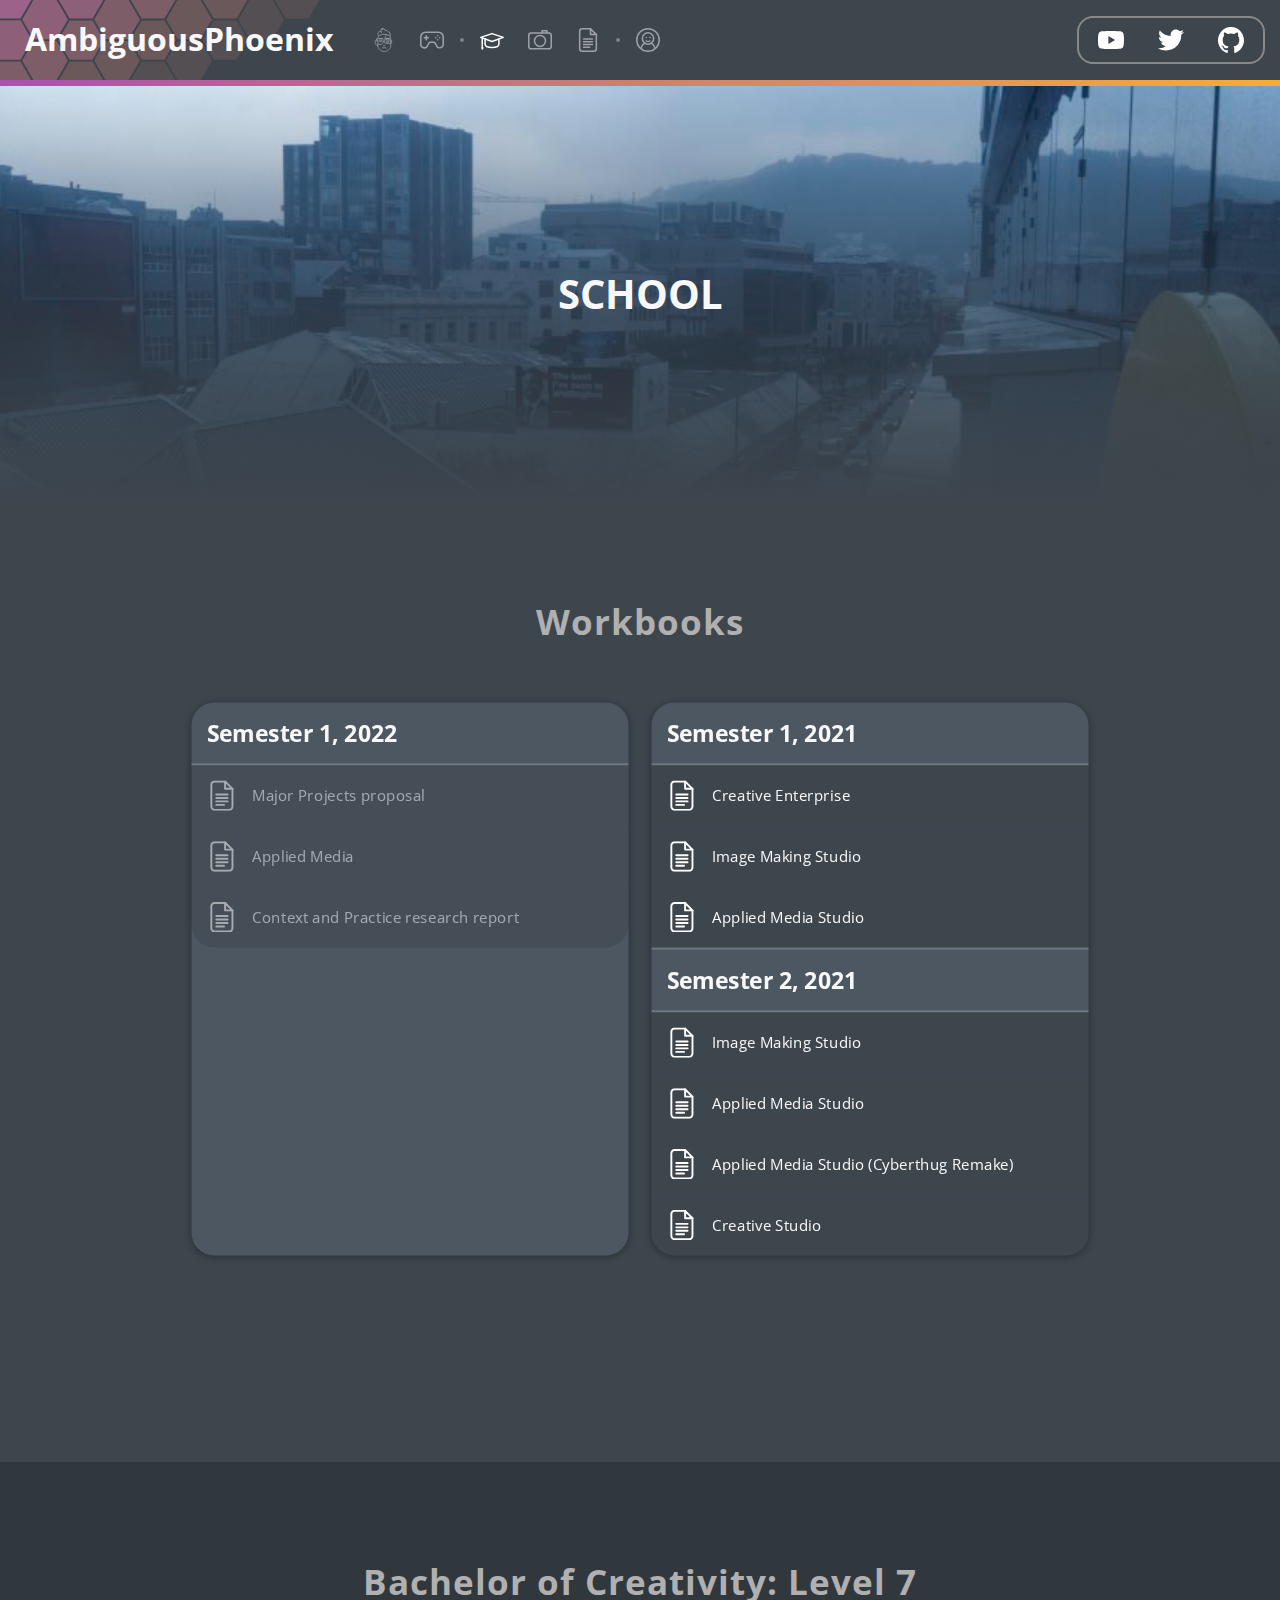
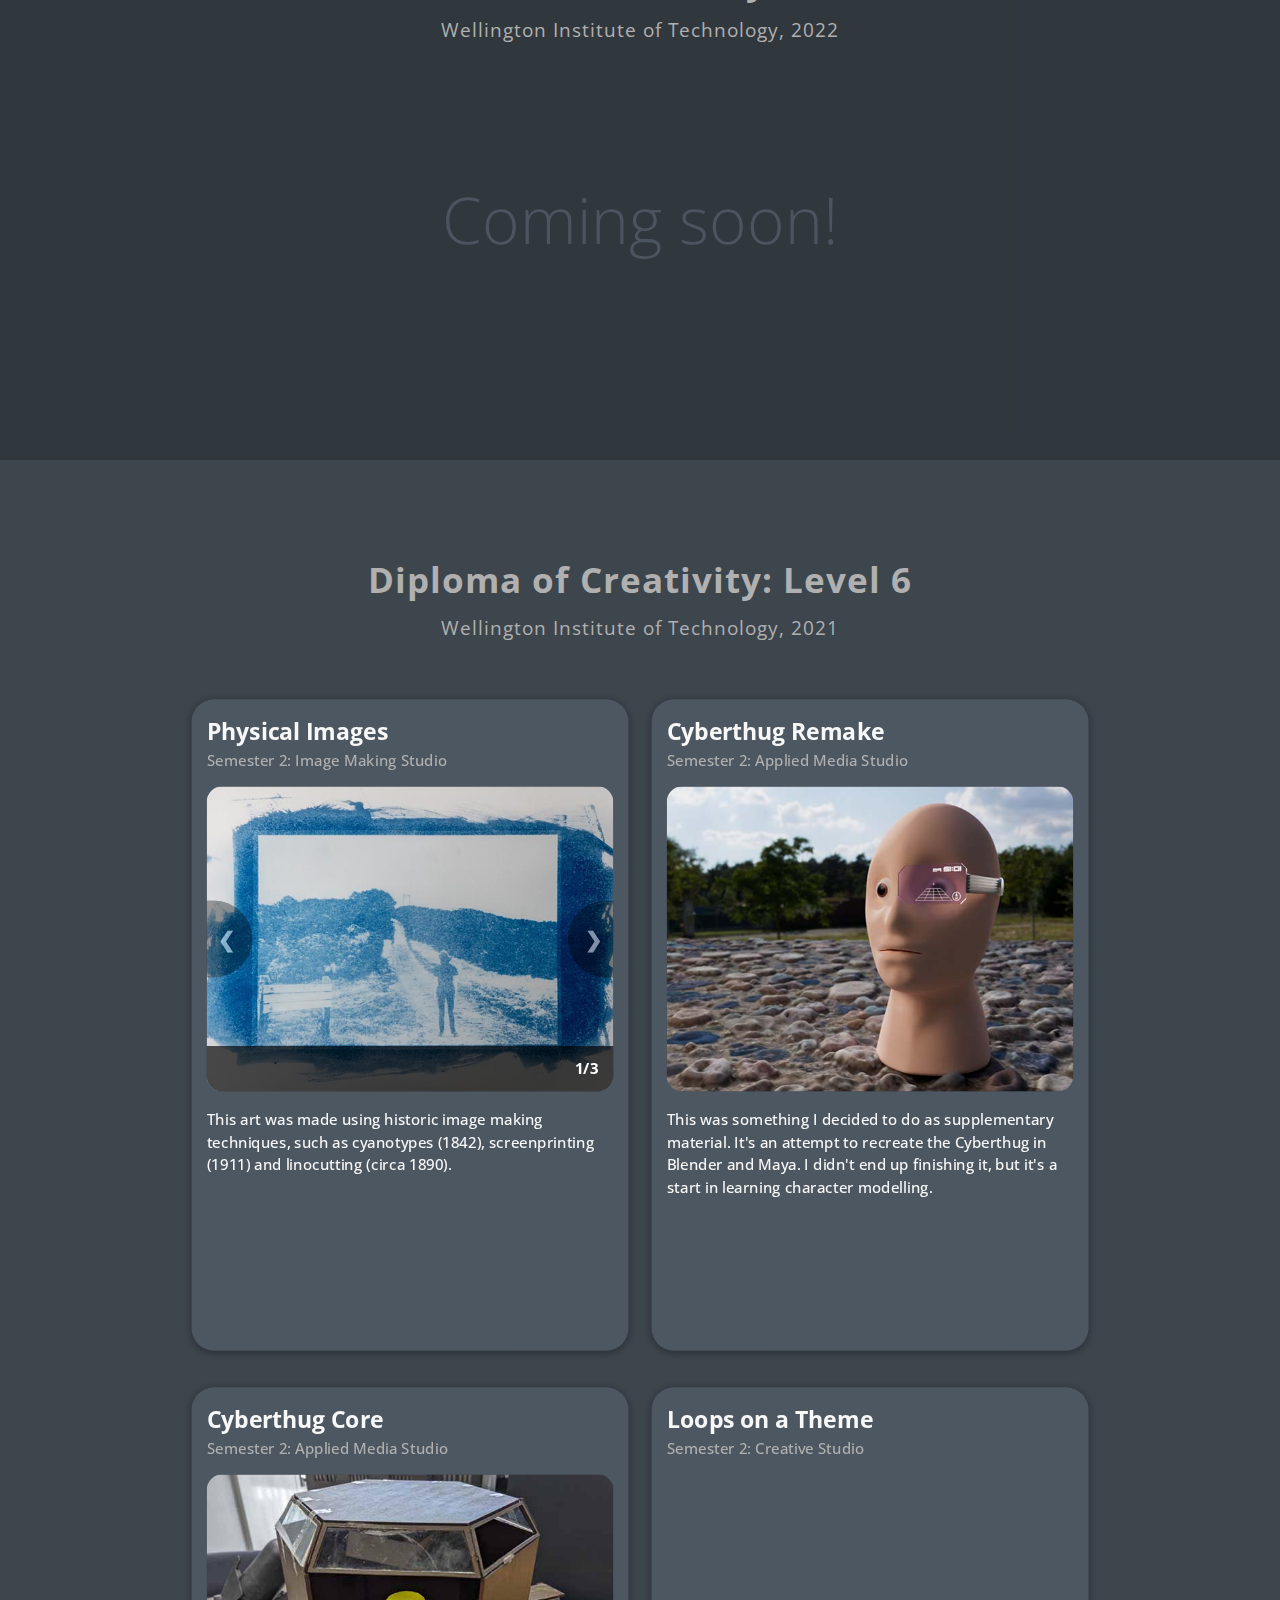
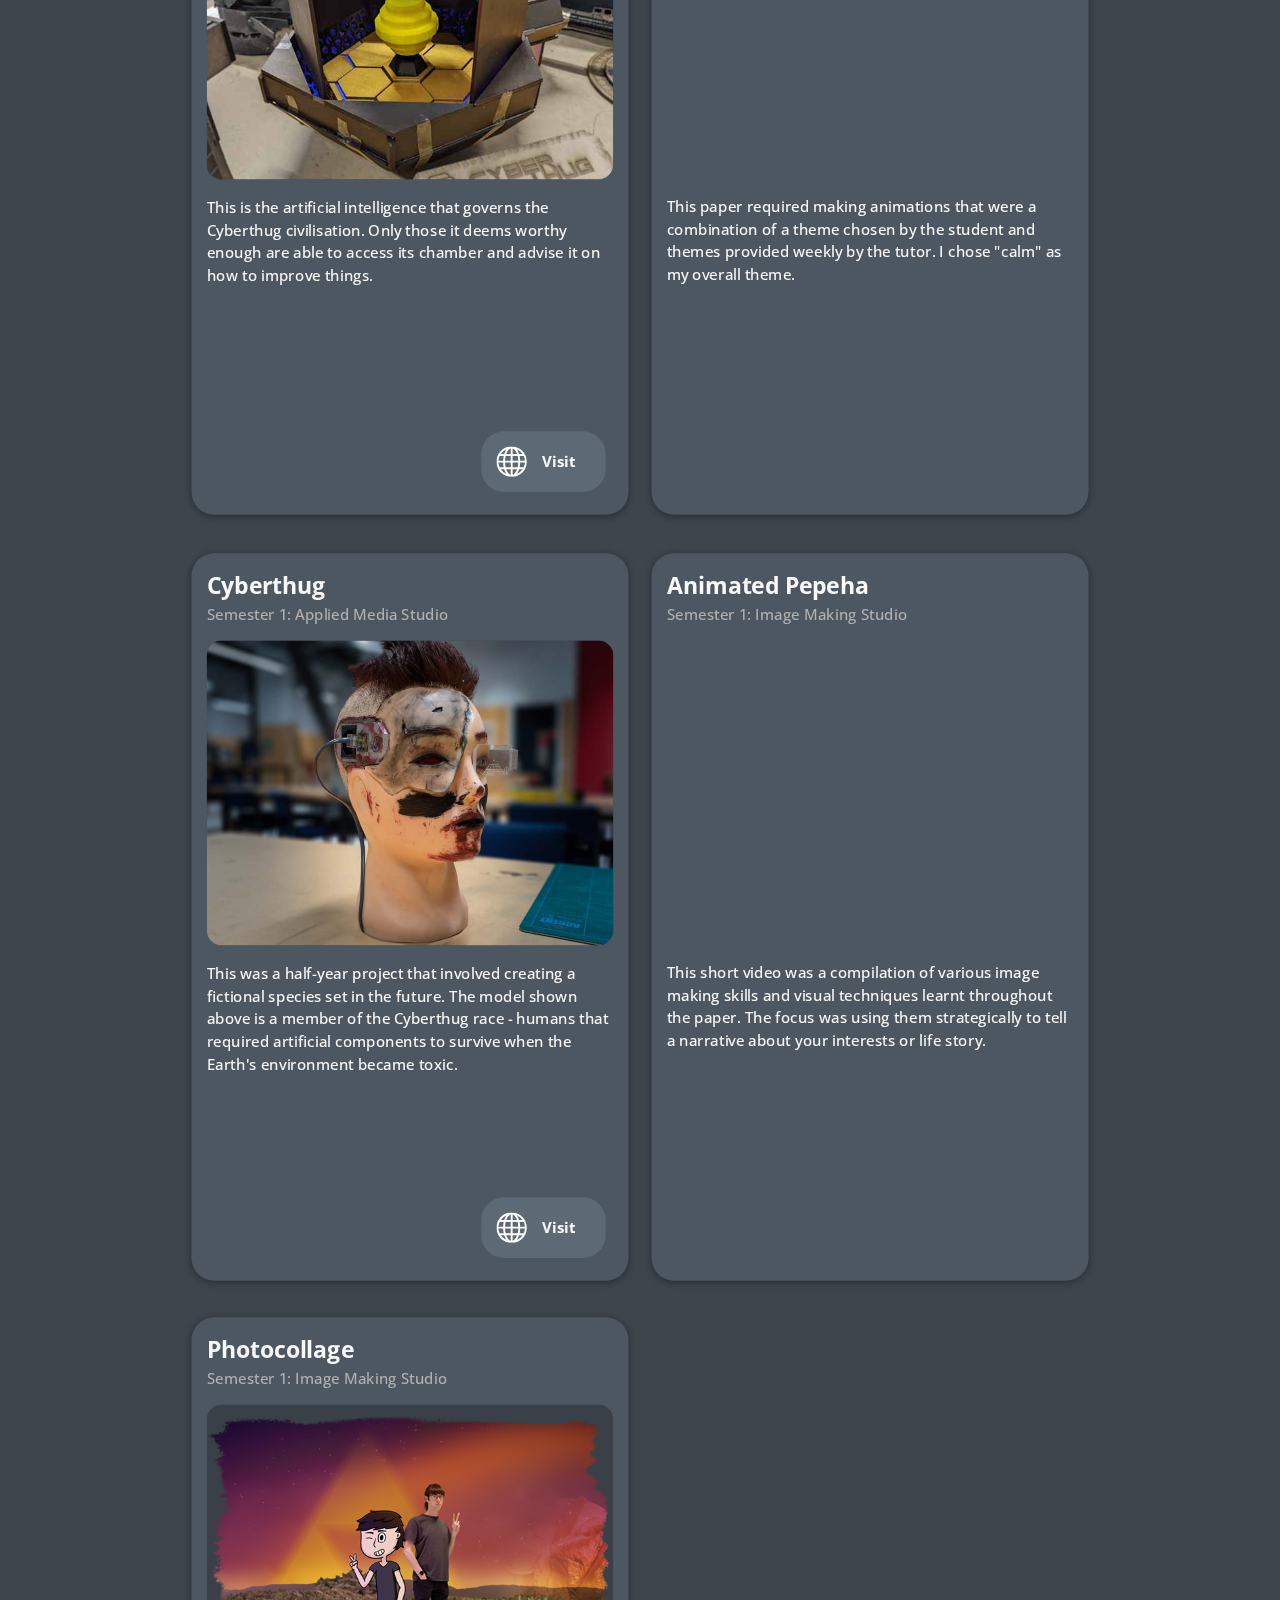
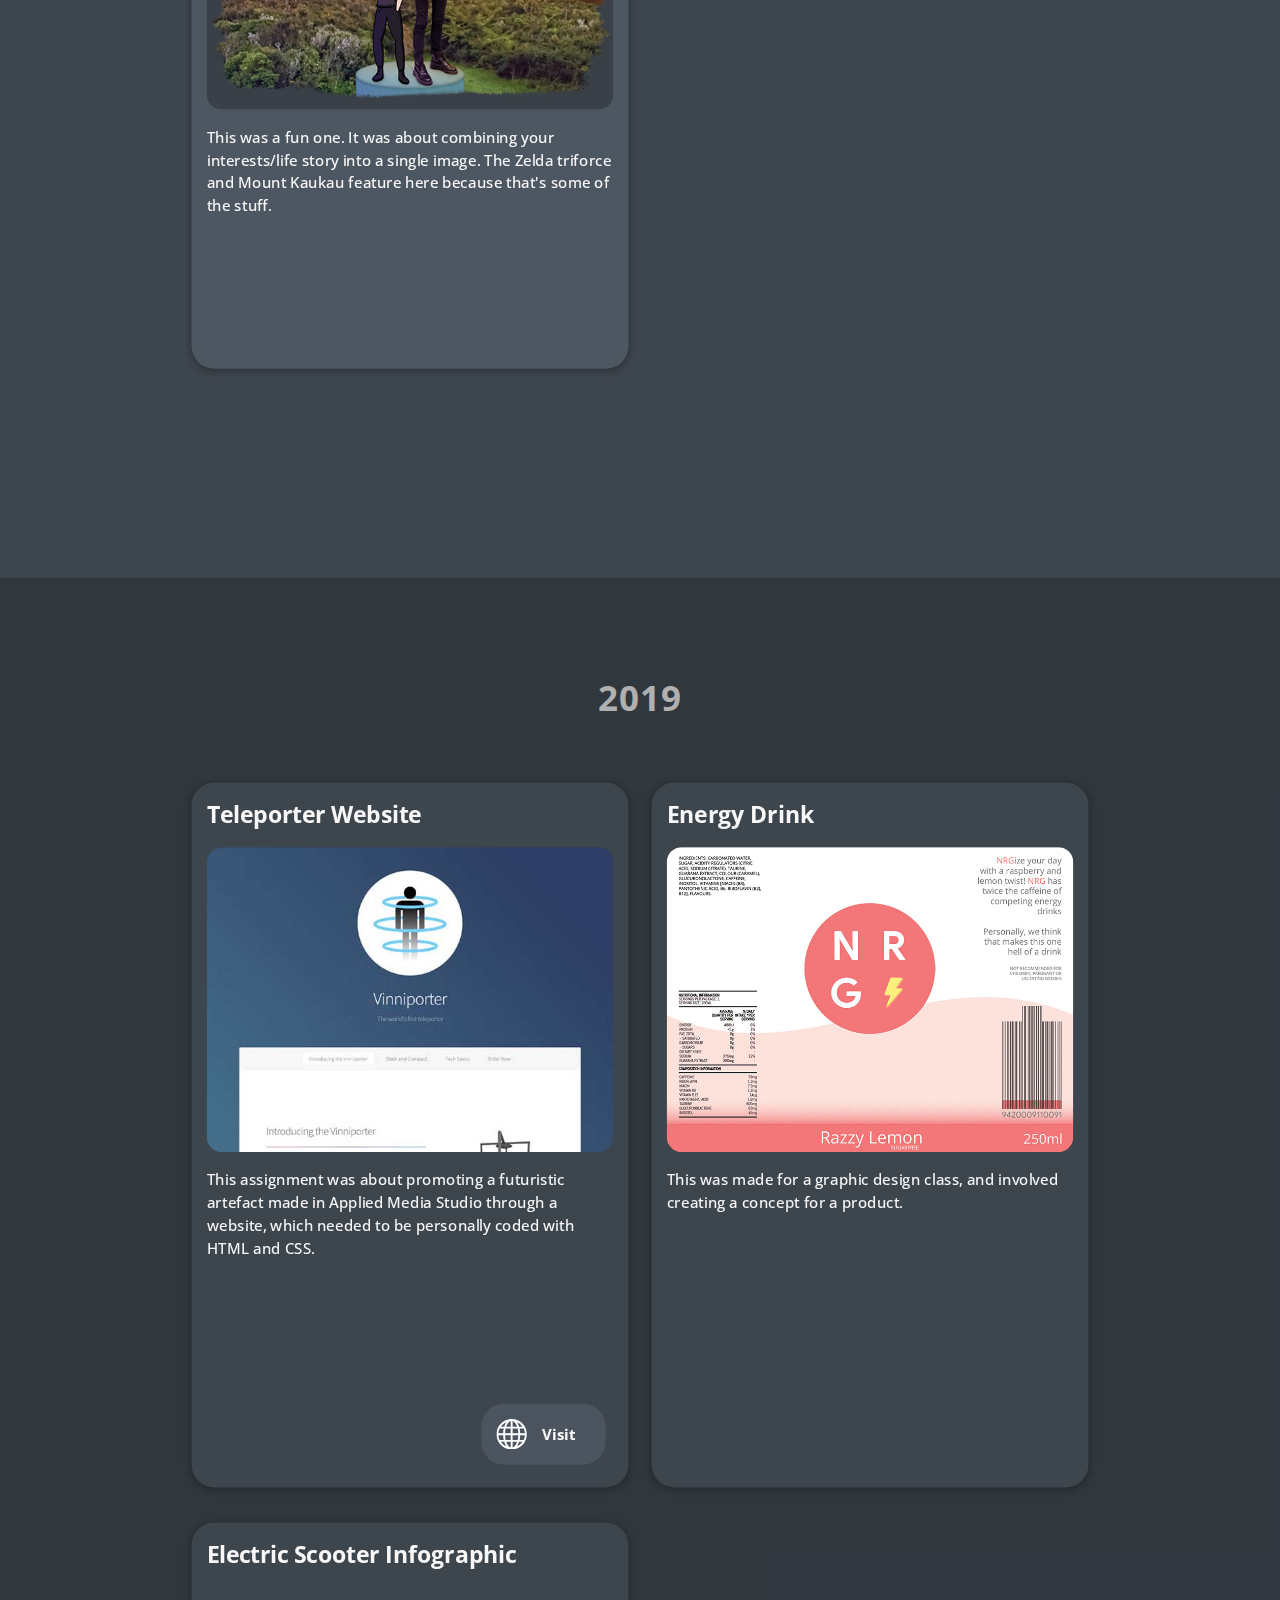
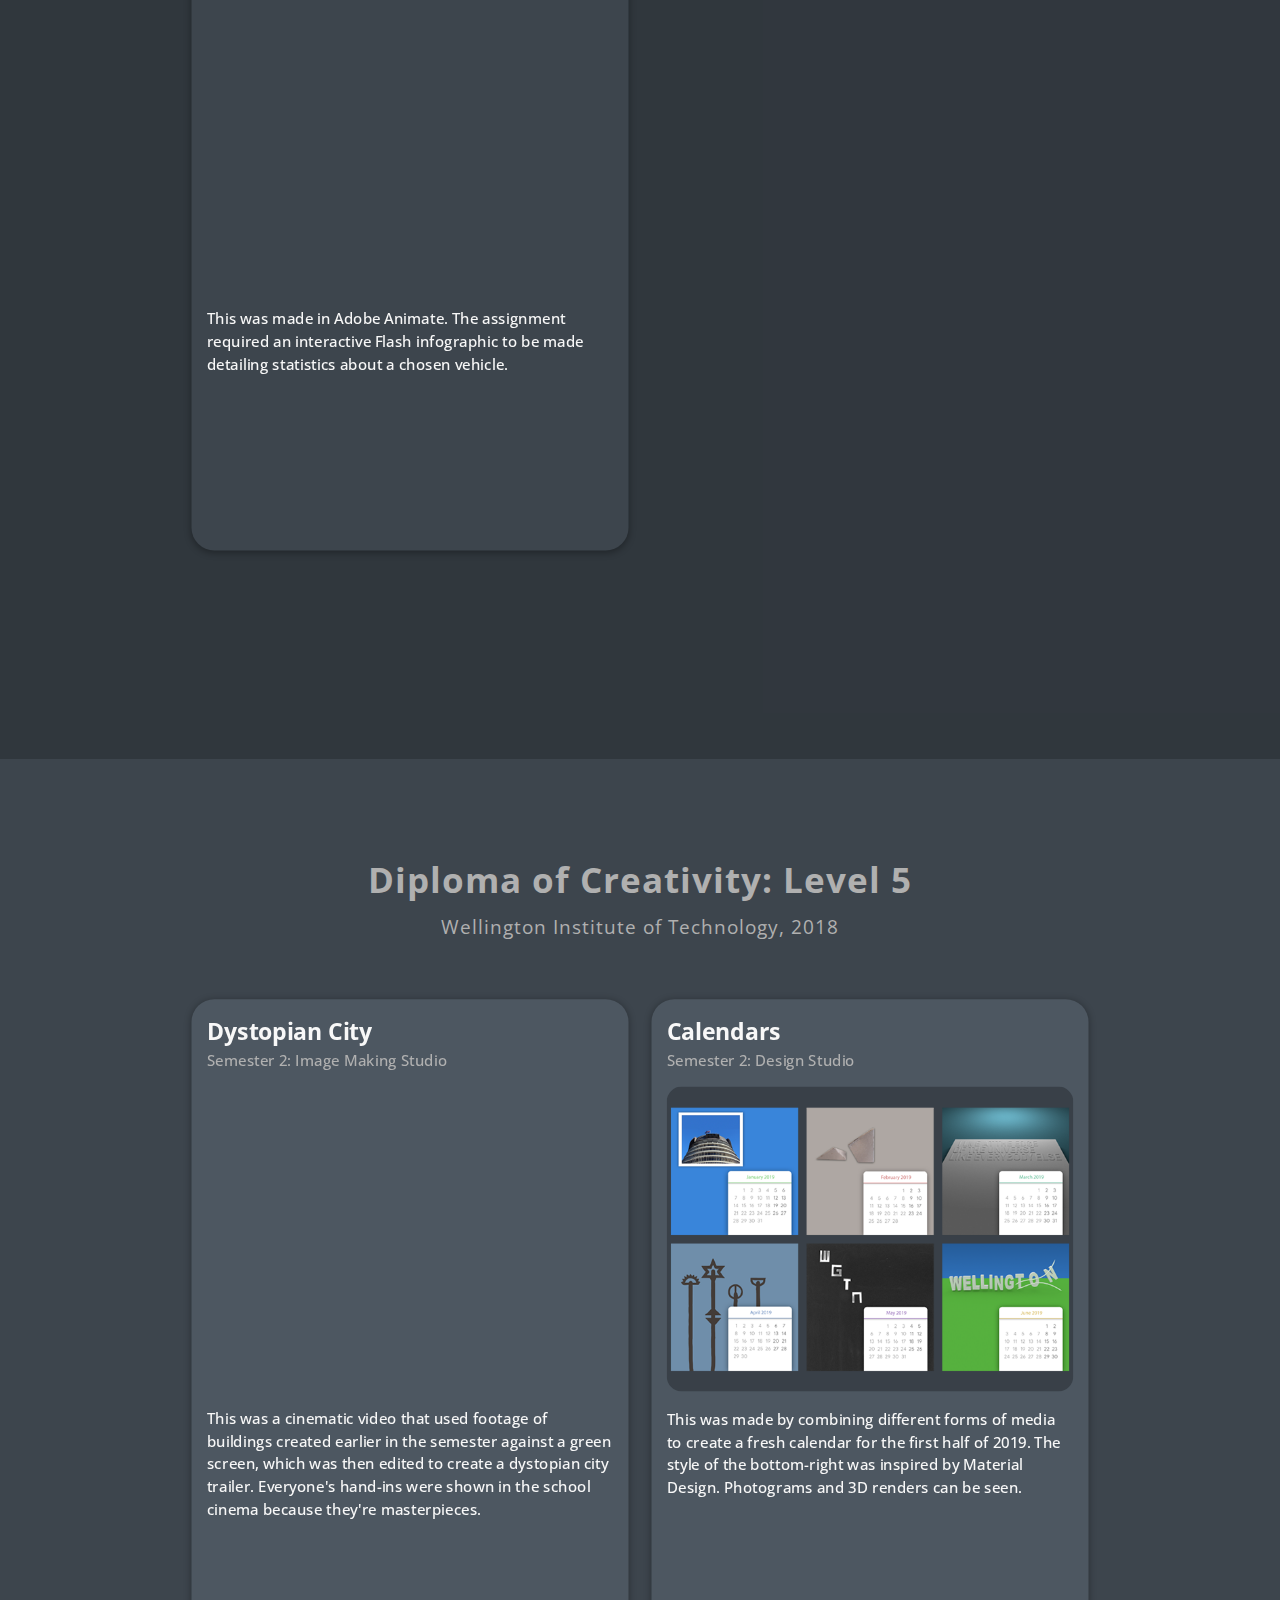
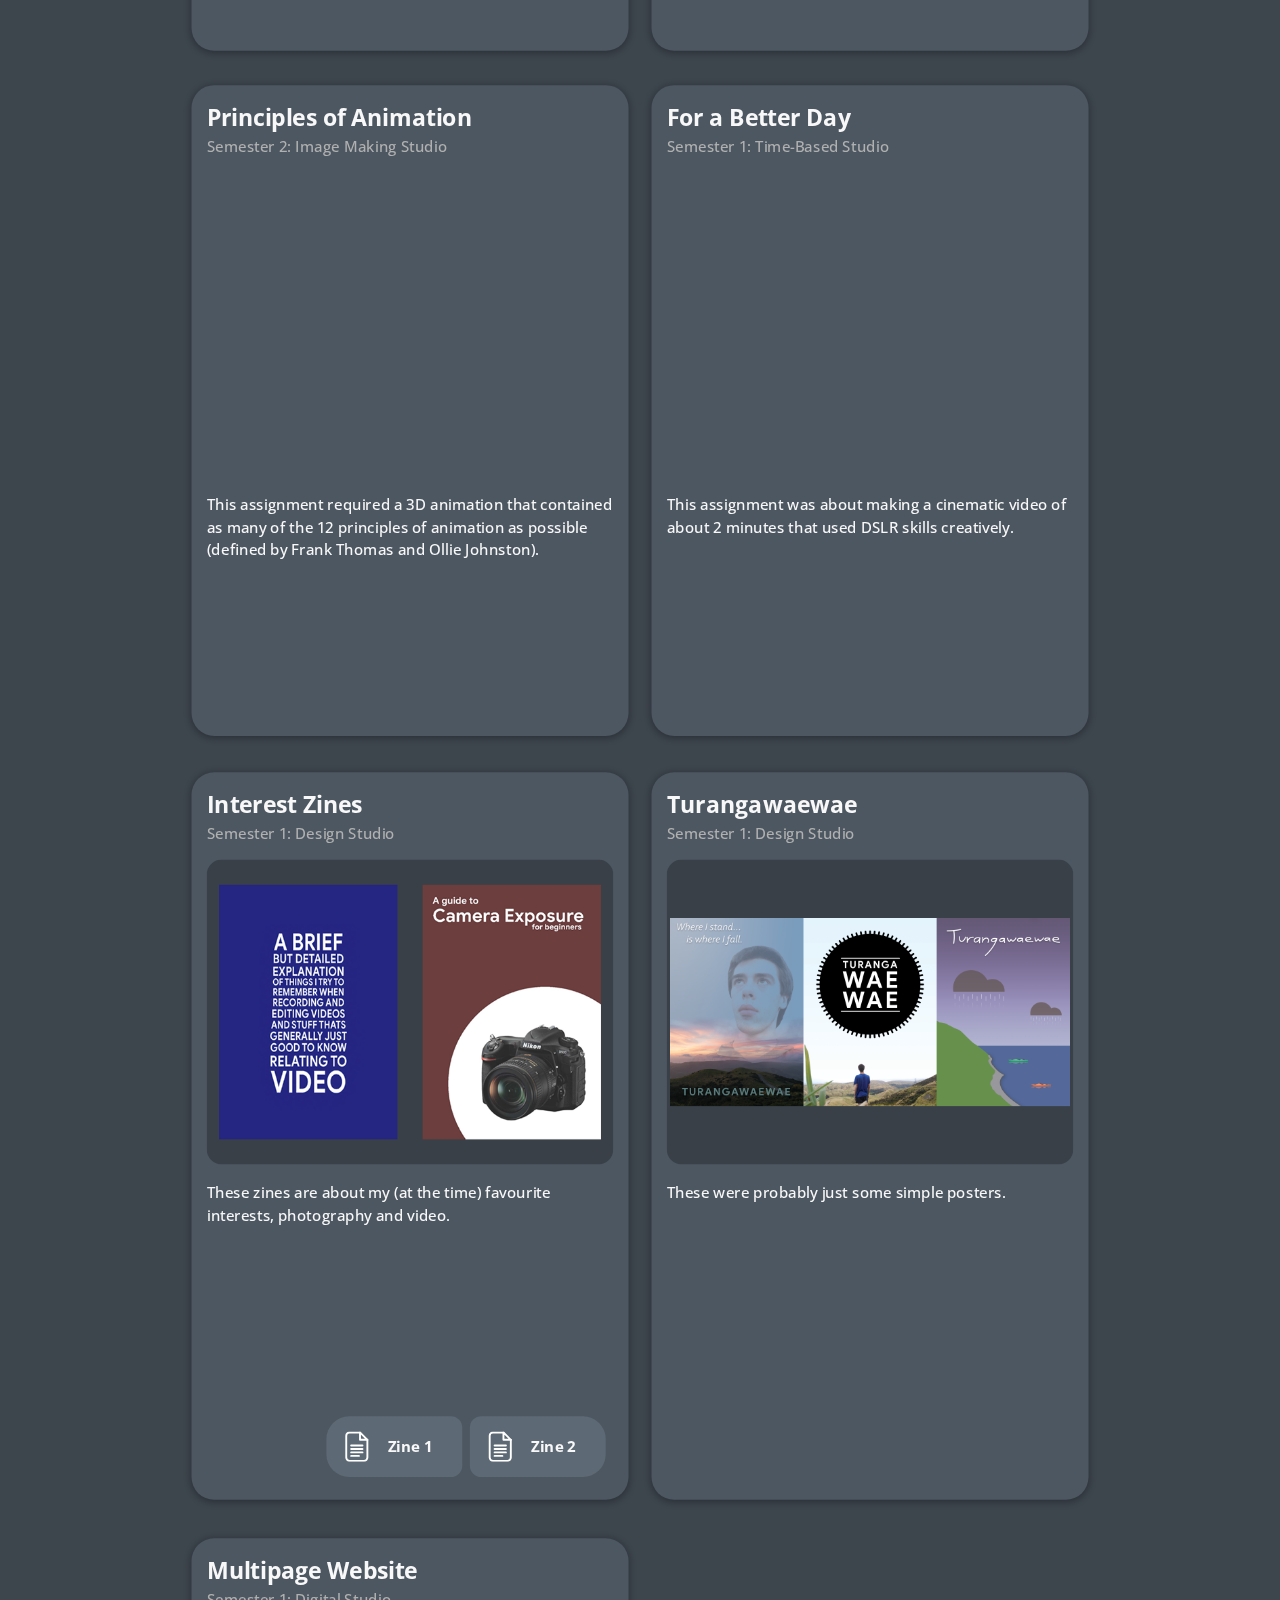
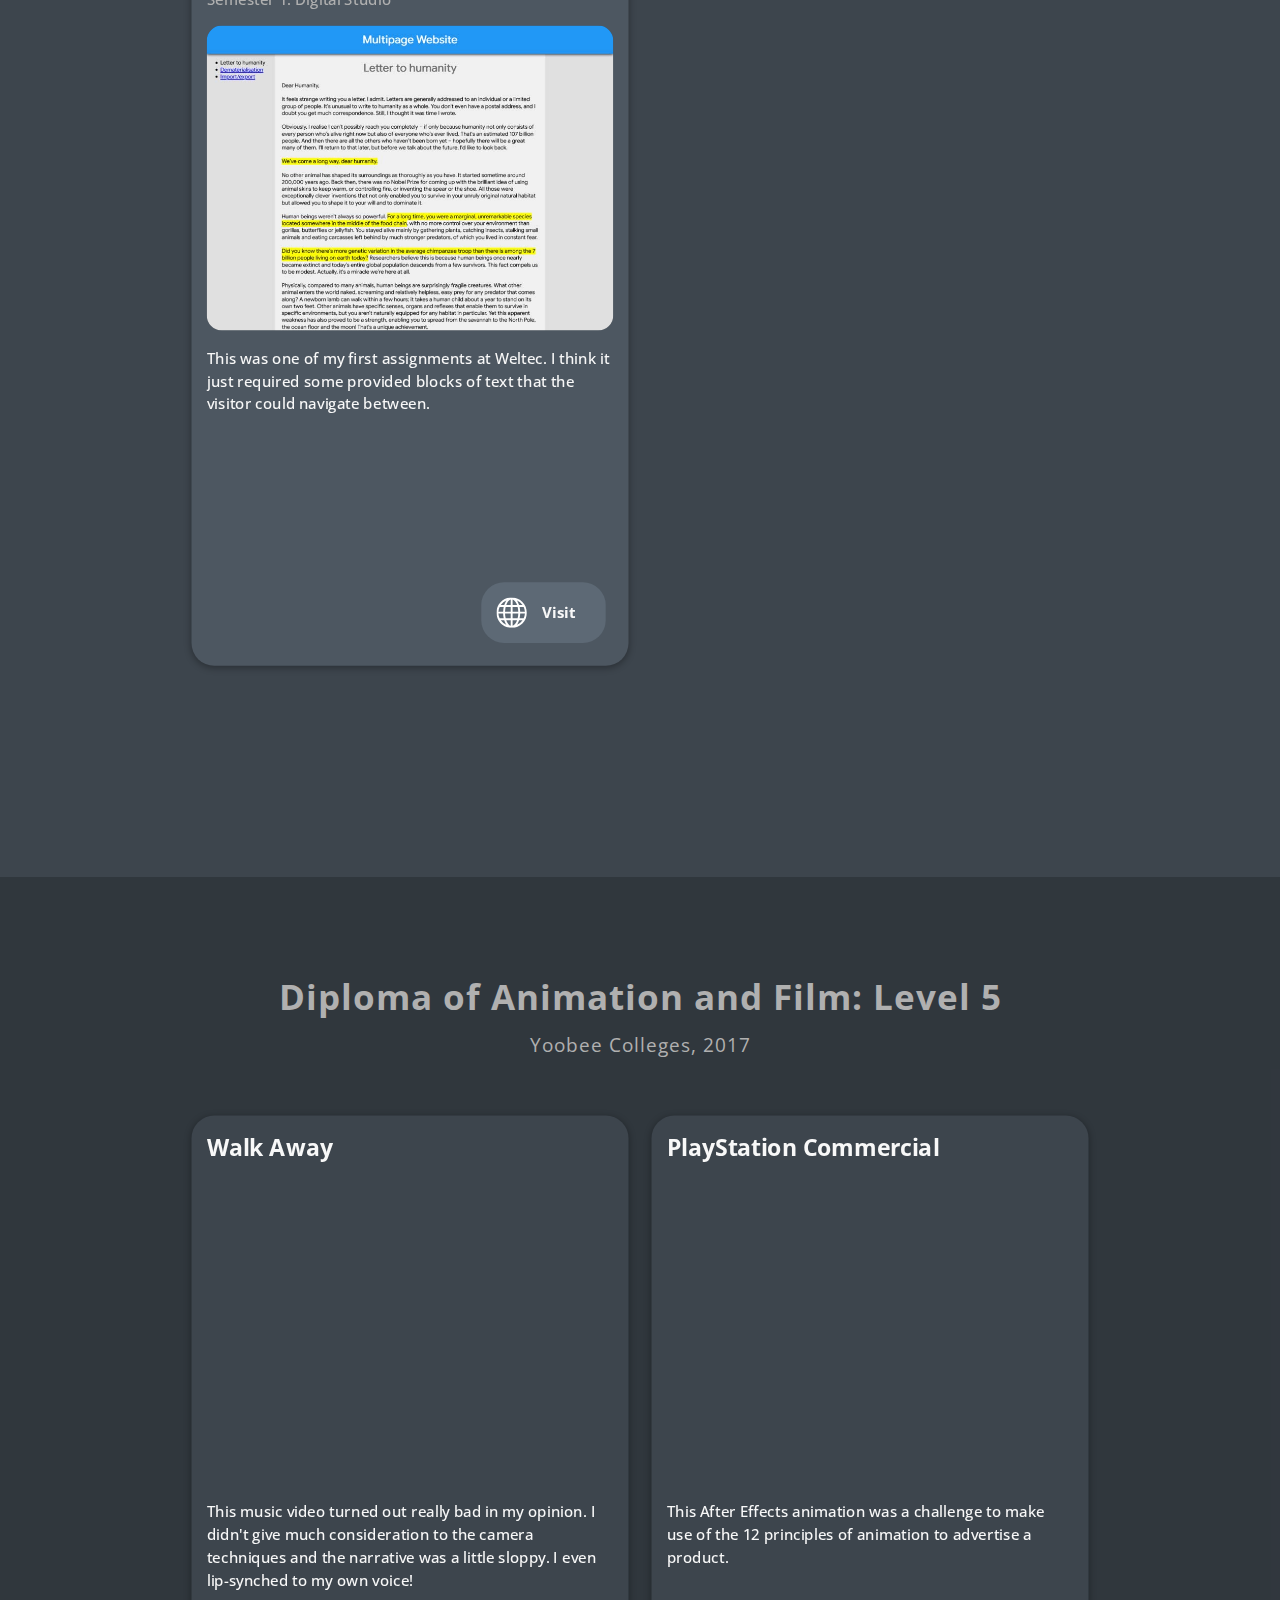
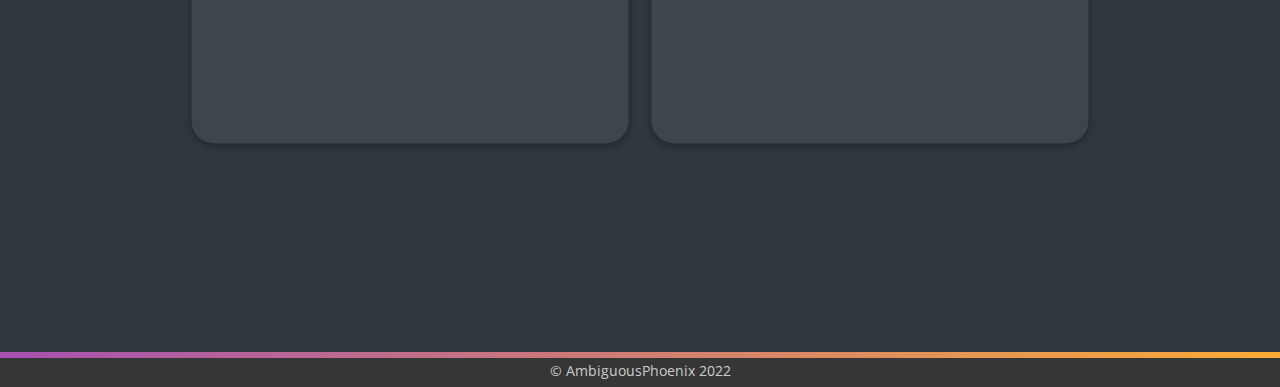
<file: school.html>
<!DOCTYPE html>
<html lang="en">
    <head>
        <title>AmbiguousPhoenix</title>
        <link rel="icon" type="image/png" href="assets/favicon.png" />
        <meta charset="utf-8">
        <meta name="viewport" content="width=device-width, initial-scale=1">
        <link rel="stylesheet" href="framework/styles.css">
        <link rel="stylesheet" href="framework/colors.css">
        <link rel="stylesheet" href="framework/display.css">
        <script src="framework/scripts.js"></script>
        <link rel="preconnect" href="https://fonts.googleapis.com">
        <link rel="preconnect" href="https://fonts.gstatic.com" crossorigin>
        <link href="https://fonts.googleapis.com/css2?family=Open+Sans:wght@300;400;500;700&display=swap" rel="stylesheet">
    </head>
    <body class="bg-school" onload="document.body.style.opacity='1'">

        <!-- Navbar Desktop-->
        <nav class="navbar">
            <div class="container-fluid" style="padding: 0px !important;">
				<div class="navbarLogo">
					<img class="navbarLogo-image" src="assets/navbarHexagons.svg"/>
					<a href="index.html">
                        <div class="navbarLogo-text">
                            <span>AmbiguousPhoenix</span>
                        </div>
                    </a>
				</div>
                <div class="navbarLinks">
					<a href="cyberthug.html">
    					<div class="navbarLinks-other" style="width: 138px;">
    						<img class="navbarLinks-image" src="assets/vectorIcons/notConformed/cyberthug.svg"/>
							<span class="navbarLinks-text">Cyberthug</span>
    					</div>
    				</a>
					<a href="phoenixNest.html">
    					<div class="navbarLinks-other" style="width: 158px;">
    						<img class="navbarLinks-image" src="assets/vectorIcons/games.svg"/>
							<span class="navbarLinks-text">Phoenix Nest</span>
    					</div>
    				</a>
					<div class="navbarLinksDivider"></div>
    					<div class="navbarLinks-active" style="width: 108px;">
    						<img class="navbarLinks-image" src="assets/vectorIcons/school.svg"/>
							<span class="navbarLinks-text">School</span>
    					</div>
    				<a href="photography.html">
    					<div class="navbarLinks-other" style="width: 156px;">
    						<img class="navbarLinks-image" src="assets/vectorIcons/camera.svg"/>
							<span class="navbarLinks-text">Photography</span>
    					</div>
    				</a>
					<a href="articles.html">
    					<div class="navbarLinks-other" style="width: 116px;">
    						<img class="navbarLinks-image" src="assets/vectorIcons/workbook.svg"/>
							<span class="navbarLinks-text">Articles</span>
    					</div>
    				</a>
					<div class="navbarLinksDivider"></div>
    				<a href="about.html">
						<div class="navbarLinks-other" style="width: 106px;">
    						<img class="navbarLinks-image" src="assets/vectorIcons/about.svg"/>
							<span class="navbarLinks-text">About</span>
    					</div>
    				</a>
                </div>
                <div class="socialMediaNavbar">
					<div class="socialMediaNavbar-link" style="border-radius: 13px 6px 6px 13px;">
                        <a href="https://www.youtube.com/channel/UC3IHSgAeydyoG2bnNkp2FmA">
                            <img class="socialMediaLink-image" src="assets/vectorLogos/youtube.svg"/>
                        </a>
                    </div>
                    <div class="socialMediaNavbar-link" style="border-radius: 6px;">
                        <a href="https://twitter.com/ambiguousfeenix">
                            <img class="socialMediaLink-image" src="assets/vectorLogos/twitter.svg"/>
                        </a>
                    </div>
                    <div class="socialMediaNavbar-link" style="border-radius: 6px 13px 13px 6px;">
                        <a href="https://github.com/ambiguousphoenix">
                            <img class="socialMediaLink-image" src="assets/vectorLogos/github.svg"/>
                        </a>
                    </div>
                </div>
                <div class="navbarMenu" onclick="toggleNavbarMenuItems()">
					<img style="filter:invert();" src="assets/vectorIcons/menu.svg"/>
				</div>
            </div>
			<div id="navbarMenuItems">
				<div class="divider"></div>
				<a href="cyberthug.html">
					<div class="buttonDownload">
						<img src="assets/vectorIcons/notConformed/cyberthug.svg" style="filter: invert(); height: 100%;"/>
						<span style="line-height: 2rem; margin-left: 1rem;">Cyberthug</span>
					</div>
				</a>
				<a href="phoenixNest.html">
					<div class="buttonDownload">
						<img src="assets/vectorIcons/games.svg" style="filter: invert(); height: 100%;"/>
						<span style="line-height: 2rem; margin-left: 1rem;">Phoenix Nest</span>
					</div>
				</a>
				<a href="school.html" class="disabled">
					<div class="buttonDownload">
						<img src="assets/vectorIcons/school.svg" style="filter: invert(); height: 100%;"/>
						<span style="line-height: 2rem; margin-left: 1rem;">School</span>
					</div>
				</a>
				<a href="photography.html">
					<div class="buttonDownload">
						<img src="assets/vectorIcons/camera.svg" style="filter: invert(); height: 100%;"/>
						<span style="line-height: 2rem; margin-left: 1rem;">Photography</span>
					</div>
				</a>
				<a href="articles.html">
					<div class="buttonDownload">
						<img src="assets/vectorIcons/workbook.svg" style="filter: invert(); height: 100%;"/>
						<span style="line-height: 2rem; margin-left: 1rem;">Articles</span>
					</div>
				</a>
				<a href="about.html">
					<div class="buttonDownload">
						<img src="assets/vectorIcons/about.svg" style="filter: invert(); height: 100%;"/>
						<span style="line-height: 2rem; margin-left: 1rem;">About</span>
					</div>
				</a>
			</div>
        </nav>


        <div class="colorStrip"></div>


        <!-- Header -->
        <div class="pageBanner" style="background-image: url('assets/images/school/banner.jpg');">
            <div class="pageBanner-fadeSchool">
                <span class="pageBanner-text">SCHOOL</span>
            </div>
        </div>


		<!-- articles -->
        <section class="section bg-school">
            <div class="container">
                <h2 class="section-heading textColor-secondary">Workbooks</h2>
                <div class="row">

					<div class="column3 card bg-school2" style="padding: 0;">
                        <span class="card-title" style="margin-left: 1rem; line-height: 4rem;">Semester 1, 2022</span>
						<div class="divider"></div>
						<a href=" " class="disabled" style="margin-top: 2rem;">
							<div class="buttonDownload">
								<img src="assets/vectorIcons/workbook.svg" style="filter: invert(); height: 100%;"/>
								<span style="line-height: 2rem; margin-left: 1rem;">Major Projects proposal</span>
							</div>
						</a>
						<a href=" " class="disabled" style="margin-top: 2rem;">
							<div class="buttonDownload">
								<img src="assets/vectorIcons/workbook.svg" style="filter: invert(); height: 100%;"/>
								<span style="line-height: 2rem; margin-left: 1rem;">Applied Media</span>
							</div>
						</a>
						<a href=" " class="disabled" style="margin-top: 2rem;">
							<div class="buttonDownload" style="border-radius: 0 0 1.5rem 1.5rem;">
								<img src="assets/vectorIcons/workbook.svg" style="filter: invert(); height: 100%;"/>
								<span style="line-height: 2rem; margin-left: 1rem;">Context and Practice research report</span>
							</div>
						</a>
                    </div>

					<div class="column3 card bg-school2" style="padding: 0;">
                        <span class="card-title" style="margin-left: 1rem; line-height: 4rem;">Semester 1, 2021</span>
						<div class="divider"></div>
						<a href="files/2021-sem1-creativeEnterprise.pdf" style="margin-top: 2rem;">
							<div class="buttonDownload">
								<img src="assets/vectorIcons/workbook.svg" style="filter: invert(); height: 100%;"/>
								<span style="line-height: 2rem; margin-left: 1rem;">Creative Enterprise</span>
							</div>
						</a>
						<a href="files/2021-sem1-imageMaking.pdf" style="margin-top: 2rem;">
							<div class="buttonDownload">
								<img src="assets/vectorIcons/workbook.svg" style="filter: invert(); height: 100%;"/>
								<span style="line-height: 2rem; margin-left: 1rem;">Image Making Studio</span>
							</div>
						</a>
						<a href="files/2021-sem1-appliedMedia.pdf" style="margin-top: 2rem;">
							<div class="buttonDownload">
								<img src="assets/vectorIcons/workbook.svg" style="filter: invert(); height: 100%;"/>
								<span style="line-height: 2rem; margin-left: 1rem;">Applied Media Studio</span>
							</div>
						</a>
						<div class="divider"></div>
                        <span class="card-title" style="margin-left: 1rem; line-height: 4rem;">Semester 2, 2021</span>
						<div class="divider"></div>
						<a href="files/2021-sem2-imageMaking.pdf" style="margin-top: 2rem;">
							<div class="buttonDownload">
								<img src="assets/vectorIcons/workbook.svg" style="filter: invert(); height: 100%;"/>
								<span style="line-height: 2rem; margin-left: 1rem;">Image Making Studio</span>
							</div>
						</a>
						<a href="files/2021-sem2-appliedMedia.pdf" style="margin-top: 2rem;">
							<div class="buttonDownload">
								<img src="assets/vectorIcons/workbook.svg" style="filter: invert(); height: 100%;"/>
								<span style="line-height: 2rem; margin-left: 1rem;">Applied Media Studio</span>
							</div>
						</a>
						<a href="files/2021-sem2-appliedMedia-cyberthugDelta.pdf" style="margin-top: 2rem;">
							<div class="buttonDownload">
								<img src="assets/vectorIcons/workbook.svg" style="filter: invert(); height: 100%;"/>
								<span style="line-height: 2rem; margin-left: 1rem;">Applied Media Studio (Cyberthug Remake)</span>
							</div>
						</a>
						<a href="files/2021-sem2-creativeStudio.pdf" style="margin-top: 2rem;">
							<div class="buttonDownload" style="border-radius: 0 0 1.5rem 1.5rem;">
								<img src="assets/vectorIcons/workbook.svg" style="filter: invert(); height: 100%;"/>
								<span style="line-height: 2rem; margin-left: 1rem;">Creative Studio</span>
							</div>
						</a>
                    </div>

                </div>
            </div>
        </section>


		<!-- 2022 -->
		<section class="section bg-school darker" style="padding-bottom: 8rem;">
            <div class="container">
                <h2 class="section-heading textColor-secondary" style="margin-bottom: 0px;">Bachelor of Creativity: Level 7</h2>
	            <h3 class="section-subHeading textColor-secondary" style="margin-top: 0.5rem;">Wellington Institute of Technology, 2022</h3>
				<br>
				<h3 style="text-align: center; font-size: 4rem; font-weight: 300; color: #4c555f;">Coming soon!</span>
            </div>
        </section>


		<!-- 2021 -->
		<section class="section bg-school">
            <div class="container">
                <h2 class="section-heading textColor-secondary" style="margin-bottom: 0px;">Diploma of Creativity: Level 6</h2>
	            <h3 class="section-subHeading textColor-secondary" style="margin-top: 0.5rem;">Wellington Institute of Technology, 2021</h3>
                <div class="row">

					<div class="column3 card bg-school2">
                        <span class="card-title">Physical Images</span>
						<br>
                        <span class="card-subtitle textColor-secondary">Semester 2: Image Making Studio</span>
                        <div class="card-slideshow slideshow">
							<div class="slideshow-slides" style="display: block;">
								<div class="slideshow-info" style="padding-bottom: 44px;">
									<div class="slideshow-counter">1/3</div>
								</div>
								<img src="assets/images/school/cyanotype.jpg" class="slideshow-image" style="width: 100%; pointer-events: none;">
							</div>

							<div class="slideshow-slides">
								<div class="slideshow-info" style="padding-bottom: 44px;">
									<div class="slideshow-counter">2/3</div>
								</div>
								<img src="assets/images/school/screenprint.jpg" class="slideshow-image" style="width: 100%; pointer-events: none;">
							</div>

							<div class="slideshow-slides">
								<div class="slideshow-info" style="padding-bottom: 44px;">
									<div class="slideshow-counter">3/3</div>
								</div>
								<img src="assets/images/school/linoprint.jpg" class="slideshow-image" style="width: 100%; pointer-events: none;">
							</div>

							<a class="slideshow-prev" onclick="plusSlides(-1)">&#10094;</a>
							<a class="slideshow-next" onclick="plusSlides(1)">&#10095;</a>
						</div>
                        <div class="card-description">
                            <span>This art was made using historic image making techniques, such as cyanotypes (1842), screenprinting (1911) and linocutting (circa 1890).</span>
                        </div>
                    </div>

					<div class="column3 card bg-school2">
                        <span class="card-title">Cyberthug Remake</span>
						<br>
                        <span class="card-subtitle textColor-secondary">Semester 2: Applied Media Studio</span>
                        <img class="card-image" src="assets/images/school/cyberthugDelta2.jpg"/>
                        <div class="card-description">
                            <span>This was something I decided to do as supplementary material. It's an attempt to recreate the Cyberthug in Blender and Maya. I didn't end up finishing it, but it's a start in learning character modelling.</span>
                        </div>
                    </div>

					<div class="column3 card bg-school2">
                        <span class="card-title">Cyberthug Core</span>
						<br>
                        <span class="card-subtitle textColor-secondary">Semester 2: Applied Media Studio</span>
                        <img class="card-image" src="assets/images/school/cyberthugCore2.jpg"/>
                        <div class="card-description">
                            <span>This is the artificial intelligence that governs the Cyberthug civilisation. Only those it deems worthy enough are able to access its chamber and advise it on how to improve things.</span>
                        </div>
						<div class="card-button" style="float: right;">
                            <a class="card-buttonSub bg-school4" href="cyberthug.html">
                                <img src="assets/vectorIcons/globe.svg" style="width: 4rem; height: 4rem; padding: 1rem; filter: invert();"/>
								<span class="card-buttonSub-text">Visit</span>
                            </a>
                        </div>
                    </div>

					<div class="column3 card bg-school2">
                        <span class="card-title">Loops on a Theme</span>
						<br>
                        <span class="card-subtitle textColor-secondary">Semester 2: Creative Studio</span>
                        <div class="card-video">
                            <iframe class="card-youtube" allowfullscreen src="https://www.youtube.com/embed/Pq1eVIbO2IA?rel=0&loop=1&modestbranding=1"></iframe>
                        </div>
                        <div class="card-description">
                            <span>This paper required making animations that were a combination of a theme chosen by the student and themes provided weekly by the tutor. I chose "calm" as my overall theme.</span>
                        </div>
                    </div>

                    <div class="column3 card bg-school2">
                        <span class="card-title">Cyberthug</span>
						<br>
                        <span class="card-subtitle textColor-secondary">Semester 1: Applied Media Studio</span>
                        <img class="card-image" src="assets/images/school/cyberthug.jpg"/>
                        <div class="card-description">
                            <span>This was a half-year project that involved creating a fictional species set in the future. The model shown above is a member of the Cyberthug race - humans that required artificial components to survive when the Earth's environment became toxic.</span>
                        </div>
						<div class="card-button" style="float: right;">
                            <a class="card-buttonSub bg-school4" href="cyberthug.html">
                                <img src="assets/vectorIcons/globe.svg" style="width: 4rem; height: 4rem; padding: 1rem; filter: invert();"/>
								<span class="card-buttonSub-text">Visit</span>
                            </a>
                        </div>
                    </div>

                    <div class="column3 card bg-school2">
                        <span class="card-title">Animated Pepeha</span>
						<br>
                        <span class="card-subtitle textColor-secondary">Semester 1: Image Making Studio</span>
                        <div class="card-video">
                            <iframe class="card-youtube" allowfullscreen src="https://www.youtube.com/embed/u0wxSIcb-mk?rel=0&loop=1&modestbranding=1"></iframe>
                        </div>
                        <div class="card-description">
                            <span>This short video was a compilation of various image making skills and visual techniques learnt throughout the paper. The focus was using them strategically to tell a narrative about your interests or life story.</span>
                        </div>
                    </div>

                    <div class="column3 card bg-school2">
                        <span class="card-title">Photocollage</span>
						<br>
                        <span class="card-subtitle textColor-secondary">Semester 1: Image Making Studio</span>
                        <img class="card-image" src="assets/images/school/photocollage.png"/>
                        <div class="card-description">
                            <span>This was a fun one. It was about combining your interests/life story into a single image. The Zelda triforce and Mount Kaukau feature here because that's some of the stuff.</span>
                        </div>
                    </div>

                </div>
            </div>
        </section>


        <!-- 2019 -->
        <section class="section bg-school darker">
            <div class="container">
                <h2 class="section-heading textColor-secondary">2019</h2>
                <div class="row">

					<div class="column3 card bg-school">
                        <span class="card-title">Teleporter Website</span>
                        <img class="card-image" src="assets/images/school/teleporter.jpg"/>
                        <div class="card-description">
                            <span>This assignment was about promoting a futuristic artefact made in Applied Media Studio through a website, which needed to be personally coded with HTML and CSS.</span>
                        </div>
						<div class="card-button" style="float: right;">
                            <a class="card-buttonSub bg-school3" href="files/2019-sem1-teleporter/index.html">
                                <img src="assets/vectorIcons/globe.svg" style="width: 4rem; height: 4rem; padding: 1rem; filter: invert();"/>
								<span class="card-buttonSub-text">Visit</span>
                            </a>
                        </div>
                    </div>

					<div class="column3 card bg-school">
                        <span class="card-title">Energy Drink</span>
                        <img class="card-image" src="assets/images/school/energyDrink.jpg"/>
                        <div class="card-description">
                            <span>This was made for a graphic design class, and involved creating a concept for a product.</span>
                        </div>
                    </div>

					<div class="column3 card bg-school">
                        <span class="card-title">Electric Scooter Infographic</span>
                        <div class="card-video">
                            <iframe class="card-youtube" allowfullscreen src="https://www.youtube.com/embed/oKr4wKc4_P4?rel=0&loop=1&modestbranding=1"></iframe>
                        </div>
                        <div class="card-description">
                            <span>This was made in Adobe Animate. The assignment required an interactive Flash infographic to be made detailing statistics about a chosen vehicle.</span>
                        </div>
                    </div>

                </div>
            </div>
        </section>


        <!-- 2018 -->
        <section class="section bg-school">
            <div class="container">
                <h2 class="section-heading textColor-secondary" style="margin-bottom: 0px;">Diploma of Creativity: Level 5</h2>
	            <h3 class="section-subHeading textColor-secondary" style="margin-top: 0.5rem;">Wellington Institute of Technology, 2018</h3>
                <div class="row">

                    <div class="column3 card bg-school2">
                        <span class="card-title">Dystopian City</span>
						<br>
                        <span class="card-subtitle textColor-secondary">Semester 2: Image Making Studio</span>
                        <div class="card-video">
                            <iframe class="card-youtube" allowfullscreen src="https://www.youtube.com/embed/UH1qVguADms?rel=0&loop=1&modestbranding=1"></iframe>
                        </div>
                        <div class="card-description">
                            <span>This was a cinematic video that used footage of buildings created earlier in the semester against a green screen, which was then edited to create a dystopian city trailer. Everyone's hand-ins were shown in the school cinema because they're masterpieces.</span>
                        </div>
                    </div>

                    <div class="column3 card bg-school2">
                        <span class="card-title">Calendars</span>
						<br>
                        <span class="card-subtitle textColor-secondary">Semester 2: Design Studio</span>
                        <img class="card-image" src="assets/images/school/calendars.png"/>
                        <div class="card-description">
                            <span>This was made by combining different forms of media to create a fresh calendar for the first half of 2019. The style of the bottom-right was inspired by Material Design. Photograms and 3D renders can be seen.</span>
                        </div>
                    </div>

                    <div class="column3 card bg-school2">
                        <span class="card-title">Principles of Animation</span>
						<br>
                        <span class="card-subtitle textColor-secondary">Semester 2: Image Making Studio</span>
                        <div class="card-video">
                            <iframe class="card-youtube" allowfullscreen src="https://www.youtube.com/embed/VaP7TKZB_oo?rel=0&loop=1&modestbranding=1"></iframe>
                        </div>
                        <div class="card-description">
                            <span>This assignment required a 3D animation that contained as many of the 12 principles of animation as possible (defined by Frank Thomas and Ollie Johnston).</span>
                        </div>
                    </div>

                    <div class="column3 card bg-school2">
                        <span class="card-title">For a Better Day</span>
						<br>
                        <span class="card-subtitle textColor-secondary">Semester 1: Time-Based Studio</span>
                        <div class="card-video">
                            <iframe class="card-youtube" allowfullscreen src="https://www.youtube.com/embed/-mgouKSpQoQ?rel=0&loop=1&modestbranding=1"></iframe>
                        </div>
                        <div class="card-description">
                            <span>This assignment was about making a cinematic video of about 2 minutes that used DSLR skills creatively.</span>
                        </div>
                    </div>

					<div class="column3 card bg-school2">
                        <span class="card-title">Interest Zines</span>
						<br>
                        <span class="card-subtitle textColor-secondary">Semester 1: Design Studio</span>
                        <img class="card-image" src="assets/images/school/zines.png"/>
                        <div class="card-description">
                            <span>These zines are about my (at the time) favourite interests, photography and video.</span>
                        </div>
                        <div class="card-button" style="float: right;">
                            <a class="card-buttonSub bg-school4" style="border-radius: 1.5rem 0.75rem 0.75rem 1.5rem;" href="files/2018-sem1-zine1.pdf">
                                <img src="assets/vectorIcons/workbook.svg" style="width: 4rem; height: 4rem; padding: 1rem; filter: invert();"/>
								<span class="card-buttonSub-text">Zine 1</span>
                            </a>
                            <a class="card-buttonSub bg-school4" style="margin-left: 0.5rem; border-radius: 0.75rem 1.5rem 1.5rem 0.75rem;" href="files/2018-sem1-zine2.pdf">
                                <img src="assets/vectorIcons/workbook.svg" style="width: 4rem; height: 4rem; padding: 1rem; filter: invert();"/>
								<span class="card-buttonSub-text">Zine 2</span>
                            </a>
                        </div>
                    </div>

					<div class="column3 card bg-school2">
                        <span class="card-title">Turangawaewae</span>
						<br>
                        <span class="card-subtitle textColor-secondary">Semester 1: Design Studio</span>
                        <img class="card-image" src="assets/images/school/turangawaewae.png"/>
                        <div class="card-description">
                            <span>These were probably just some simple posters.</span>
                        </div>
                    </div>

                    <div class="column3 card bg-school2">
                        <span class="card-title">Multipage Website</span>
						<br>
                        <span class="card-subtitle textColor-secondary">Semester 1: Digital Studio</span>
                        <img class="card-image" src="assets/images/school/multipage.jpg"/>
                        <div class="card-description">
                            <span>This was one of my first assignments at Weltec. I think it just required some provided blocks of text that the visitor could navigate between.</span>
                        </div>
						<div class="card-button" style="float: right;">
                            <a class="card-buttonSub bg-school4" href="files/2018-sem1-multipage/index.html">
                                <img src="assets/vectorIcons/globe.svg" style="width: 4rem; height: 4rem; padding: 1rem; filter: invert();"/>
								<span class="card-buttonSub-text">Visit</span>
                            </a>
                        </div>
                    </div>

                </div>
            </div>
        </section>

		<!-- 2017 -->
        <section class="section bg-school darker">
            <div class="container">
                <h2 class="section-heading textColor-secondary" style="margin-bottom: 0px;">Diploma of Animation and Film: Level 5</h2>
	            <h3 class="section-subHeading textColor-secondary" style="margin-top: 0.5rem;">Yoobee Colleges, 2017</h3>
                <div class="row">

                    <div class="column3 card bg-school">
                        <span class="card-title">Walk Away</span>
                        <div class="card-video">
                            <iframe class="card-youtube" allowfullscreen src="https://www.youtube.com/embed/tuRGLbflg_w?rel=0&loop=1&modestbranding=1"></iframe>
                        </div>
                        <div class="card-description">
                            <span>This music video turned out really bad in my opinion. I didn't give much consideration to the camera techniques and the narrative was a little sloppy. I even lip-synched to my own voice!</span>
                        </div>
                    </div>

					<div class="column3 card bg-school">
                        <span class="card-title">PlayStation Commercial</span>
                        <div class="card-video">
                            <iframe class="card-youtube" allowfullscreen src="https://www.youtube.com/embed/DThJHmnUSrM?rel=0&loop=1&modestbranding=1"></iframe>
                        </div>
                        <div class="card-description">
                            <span>This After Effects animation was a challenge to make use of the 12 principles of animation to advertise a product.</span>
                        </div>
                    </div>

                </div>
            </div>
        </section>


        <!-- Copyright -->
        <div class="footer">
            <div class="colorStrip"></div>
            <span class="footer-text">&copy; AmbiguousPhoenix 2022</span>
        </div>

    </body>
</html>
</file>
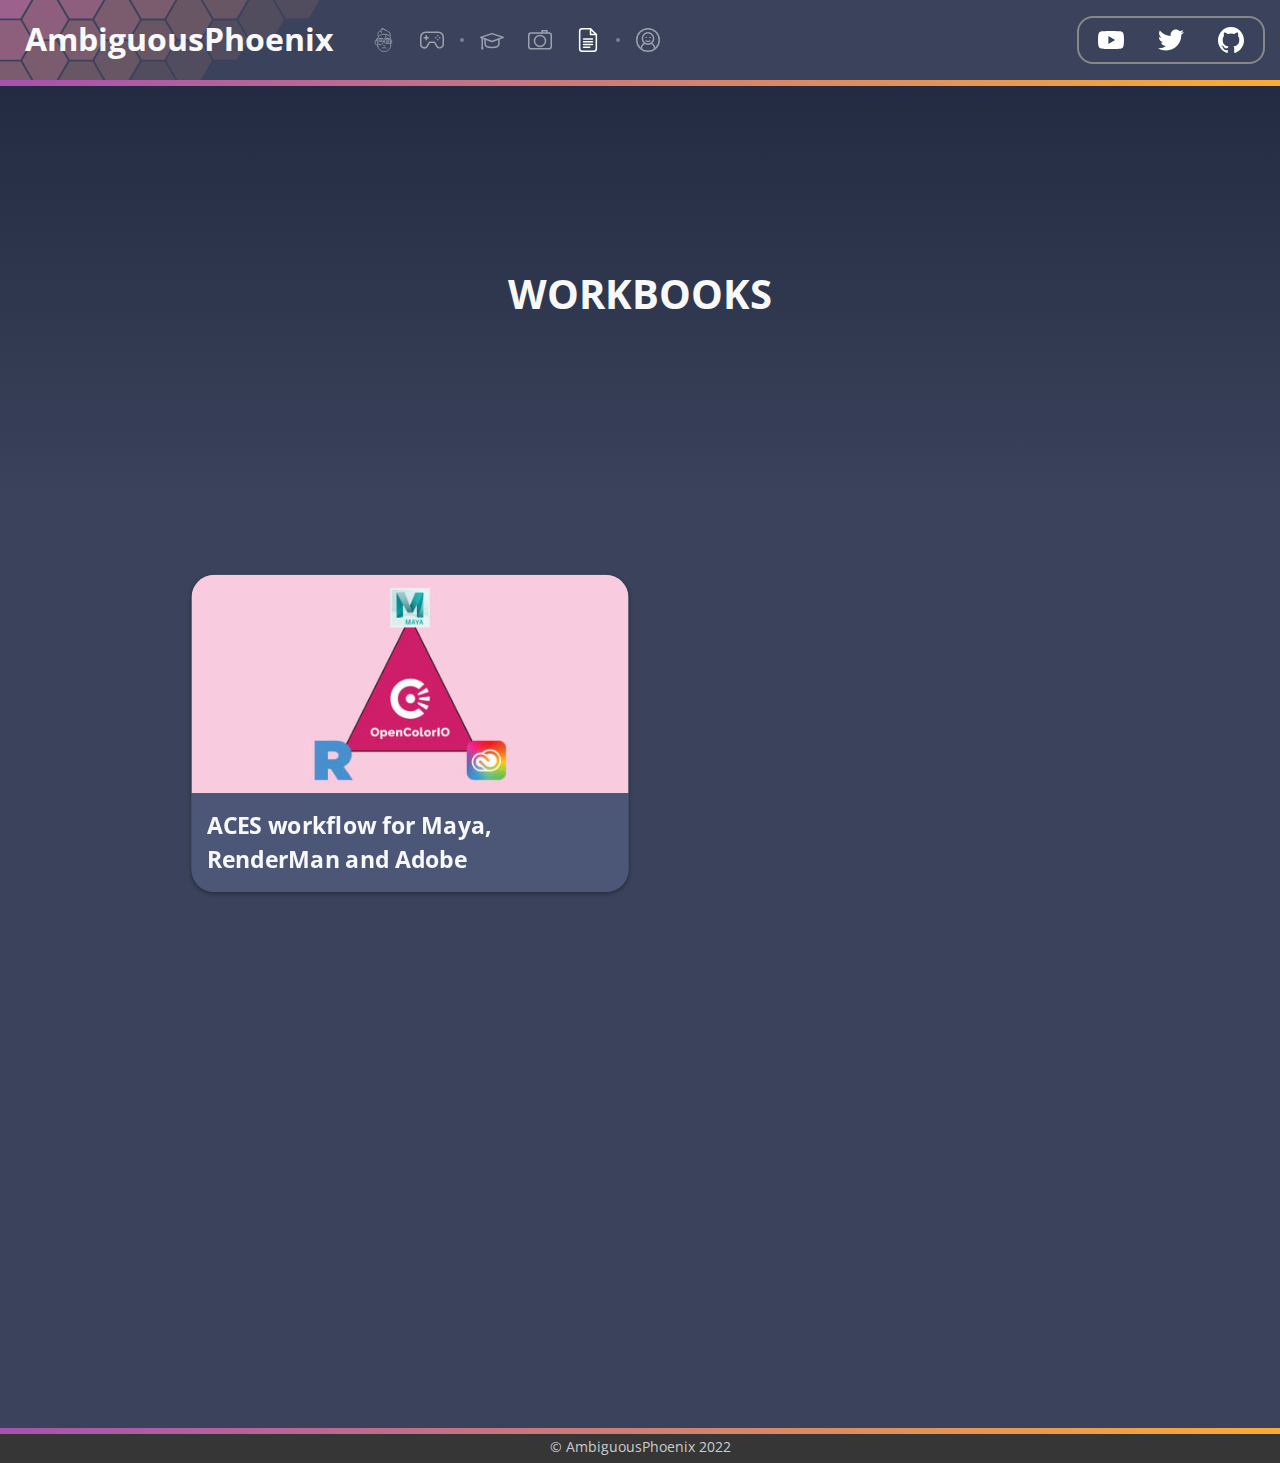
<file: workbooks.html>
<!DOCTYPE html>
<html lang="en">
    <head>
        <title>AmbiguousPhoenix</title>
        <link rel="icon" type="image/png" href="assets/favicon.png" />
        <meta charset="utf-8">
        <meta name="viewport" content="width=device-width, initial-scale=1">
        <link rel="stylesheet" href="framework/styles.css">
        <link rel="stylesheet" href="framework/colors.css">
        <link rel="stylesheet" href="framework/display.css">
        <script src="framework/scripts.js"></script>
        <link rel="preconnect" href="https://fonts.googleapis.com">
        <link rel="preconnect" href="https://fonts.gstatic.com" crossorigin>
        <link href="https://fonts.googleapis.com/css2?family=Open+Sans:wght@300;400;500;700&display=swap" rel="stylesheet">
    </head>
    <body class="bg-blog" onload="document.body.style.opacity='1'">

		<!-- Navbar Desktop-->
        <nav class="navbar">
            <div class="container-fluid" style="padding: 0px !important;">
				<div class="navbarLogo">
					<img class="navbarLogo-image" src="assets/navbarHexagons.svg"/>
					<a href="index.html">
                        <div class="navbarLogo-text">
                            <span>AmbiguousPhoenix</span>
                        </div>
                    </a>
				</div>
                <div class="navbarLinks">
					<a href="cyberthug.html">
						<div class="navbarLinks-other" style="width: 138px;">
							<img class="navbarLinks-image" src="assets/vectorIcons/notConformed/cyberthug.svg"/>
							<span class="navbarLinks-text">Cyberthug</span>
						</div>
					</a>
					<a href="phoenixNest.html">
						<div class="navbarLinks-other" style="width: 158px;">
							<img class="navbarLinks-image" src="assets/vectorIcons/games.svg"/>
							<span class="navbarLinks-text">Phoenix Nest</span>
						</div>
					</a>
					<div class="navbarLinksDivider"></div>
					<a href="school.html">
    					<div class="navbarLinks-other" style="width: 108px;">
    						<img class="navbarLinks-image" src="assets/vectorIcons/school.svg"/>
							<span class="navbarLinks-text">School</span>
    					</div>
					</a>
					<a href="photography.html">
						<div class="navbarLinks-other" style="width: 156px;">
							<img class="navbarLinks-image" src="assets/vectorIcons/camera.svg"/>
							<span class="navbarLinks-text">Photography</span>
						</div>
					</a>
					<div class="navbarLinks-active" style="width: 144px;">
						<img class="navbarLinks-image" src="assets/vectorIcons/workbook.svg"/>
						<span class="navbarLinks-text">Workbooks</span>
					</div>
					<div class="navbarLinksDivider"></div>
    				<a href="about.html">
						<div class="navbarLinks-other" style="width: 106px;">
    						<img class="navbarLinks-image" src="assets/vectorIcons/about.svg"/>
							<span class="navbarLinks-text">About</span>
    					</div>
    				</a>
                </div>
                <div class="socialMediaNavbar">
					<div class="socialMediaNavbar-link" style="border-radius: 13px 6px 6px 13px;">
                        <a href="https://www.youtube.com/channel/UC3IHSgAeydyoG2bnNkp2FmA">
                            <img class="socialMediaLink-image" src="assets/vectorLogos/youtube.svg"/>
                        </a>
                    </div>
                    <div class="socialMediaNavbar-link" style="border-radius: 6px;">
                        <a href="https://twitter.com/ambiguousfeenix">
                            <img class="socialMediaLink-image" src="assets/vectorLogos/twitter.svg"/>
                        </a>
                    </div>
                    <div class="socialMediaNavbar-link" style="border-radius: 6px 13px 13px 6px;">
                        <a href="https://github.com/ambiguousphoenix">
                            <img class="socialMediaLink-image" src="assets/vectorLogos/github.svg"/>
                        </a>
                    </div>
                </div>
                <div class="navbarMenu" onclick="toggleNavbarMenuItems()">
					<img style="filter:invert();" src="assets/vectorIcons/menu.svg"/>
				</div>
            </div>
			<div id="navbarMenuItems">
				<div class="divider"></div>
				<a href="cyberthug.html">
					<div class="buttonDownload">
						<img src="assets/vectorIcons/notConformed/cyberthug.svg" style="filter: invert(); height: 100%;"/>
						<span style="line-height: 2rem; margin-left: 1rem;">Cyberthug</span>
					</div>
				</a>
				<a href="phoenixNest.html">
					<div class="buttonDownload">
						<img src="assets/vectorIcons/games.svg" style="filter: invert(); height: 100%;"/>
						<span style="line-height: 2rem; margin-left: 1rem;">Phoenix Nest</span>
					</div>
				</a>
				<a href="school.html">
					<div class="buttonDownload">
						<img src="assets/vectorIcons/school.svg" style="filter: invert(); height: 100%;"/>
						<span style="line-height: 2rem; margin-left: 1rem;">School</span>
					</div>
				</a>
				<a href="photography.html">
					<div class="buttonDownload">
						<img src="assets/vectorIcons/camera.svg" style="filter: invert(); height: 100%;"/>
						<span style="line-height: 2rem; margin-left: 1rem;">Photography</span>
					</div>
				</a>
				<a href="blog.html" class="disabled">
					<div class="buttonDownload">
						<img src="assets/vectorIcons/pencil.svg" style="filter: invert(); height: 100%;"/>
						<span style="line-height: 2rem; margin-left: 1rem;">Blog</span>
					</div>
				</a>
				<a href="about.html">
					<div class="buttonDownload">
						<img src="assets/vectorIcons/about.svg" style="filter: invert(); height: 100%;"/>
						<span style="line-height: 2rem; margin-left: 1rem;">About</span>
					</div>
				</a>
			</div>
        </nav>


        <div class="colorStrip"></div>


        <!-- Header -->
        <div class="pageBanner">
            <div class="pageBanner-fadeBlue">
                <span class="pageBanner-text">WORKBOOKS</span>
            </div>
        </div>


		<!-- Workbooks -->
        <section class="section">
            <div class="container">
                <div class="row" style="margin-bottom: 20rem;">

					<a class="column3" href="workbooks/aces-workflow-for-maya-renderman-and-adobe.html" style="transform: scale(0.95);">
						<div class="cardBlog shadow-small bg-blueLight">
							<img class="cardBlog-image img-fluid" src="assets/images/workbooks/aces-workflow-for-maya-renderman-and-adobe.jpg"/>
							<div class="cardBlog-text bg-blueLight">
								<span class="blog-title textColor-primary">ACES workflow for Maya, RenderMan and Adobe</span>
							</div>
	                    </div>
					</a>

				</div>
            </div>
        </section>


        <!-- Copyright -->
        <div class="footer">
            <div class="colorStrip"></div>
            <span class="footer-text">&copy; AmbiguousPhoenix 2022</span>
        </div>

    </body>
</html>
</file>
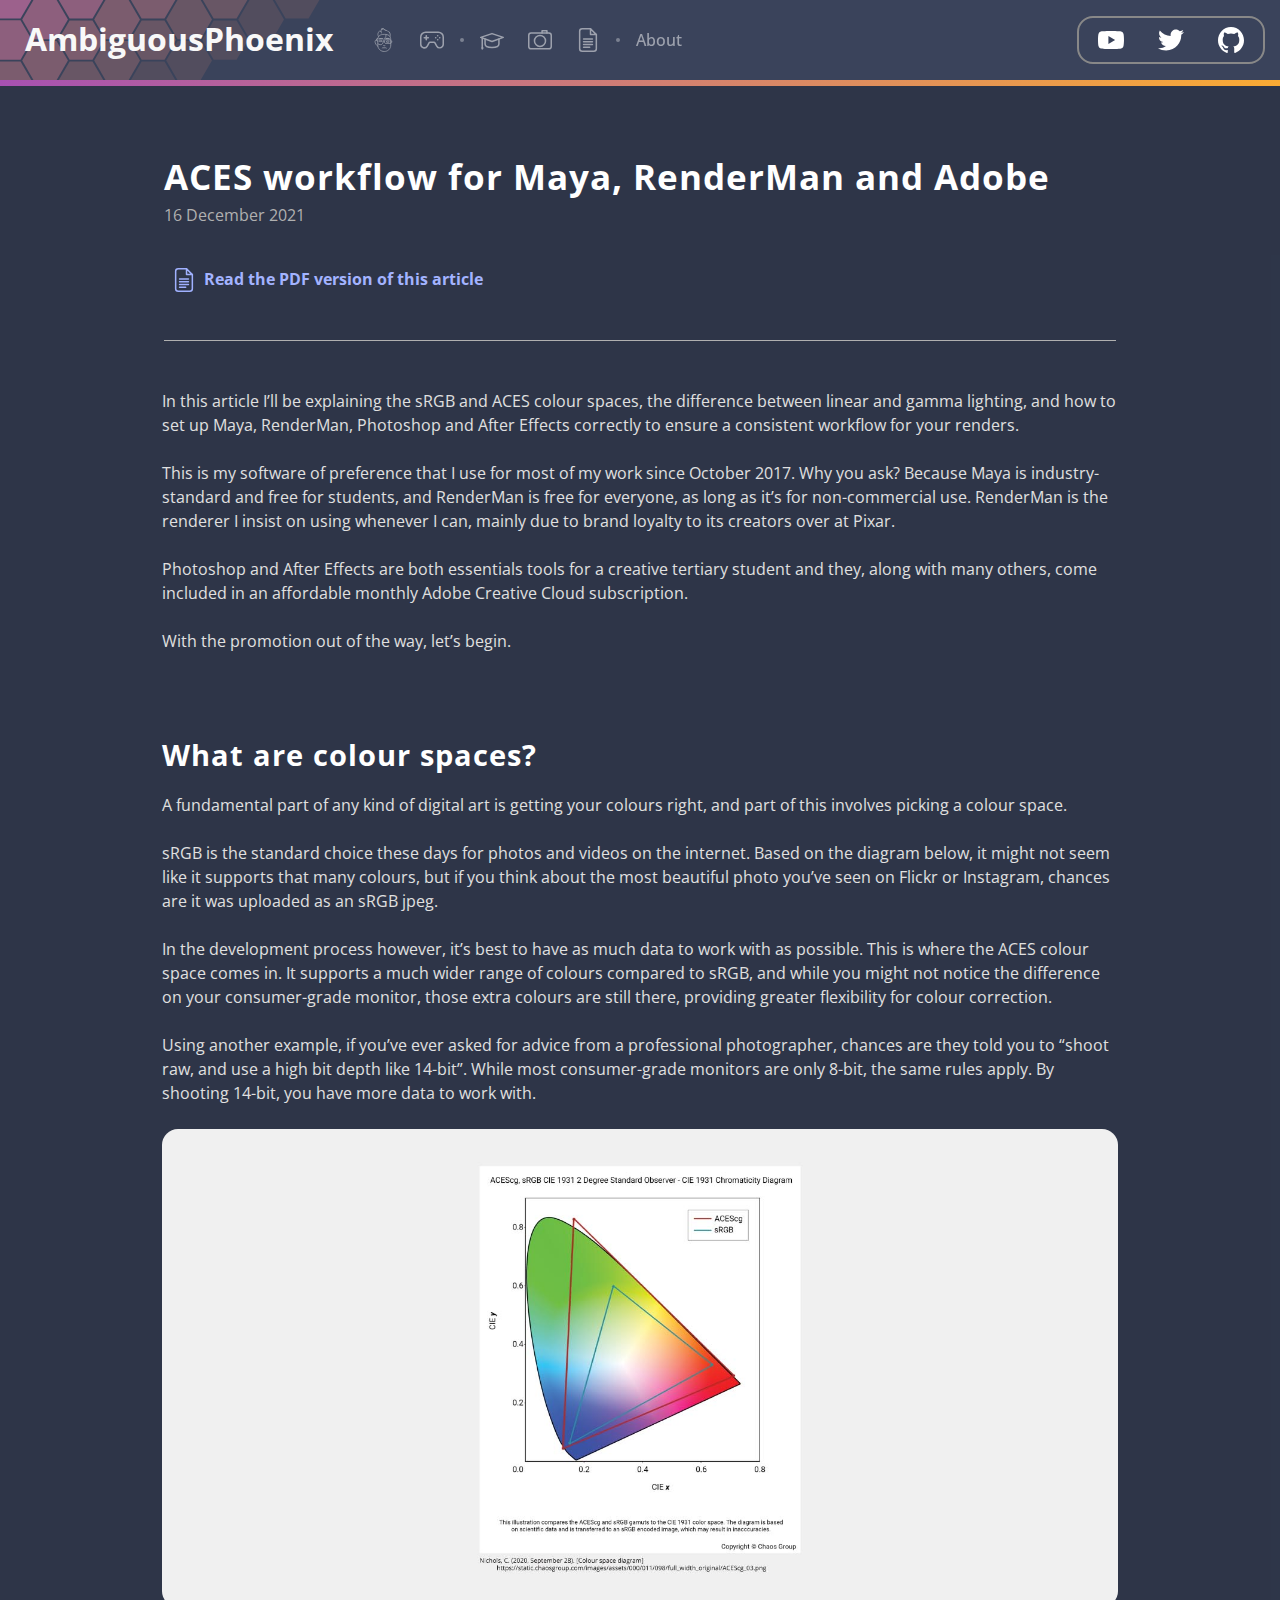
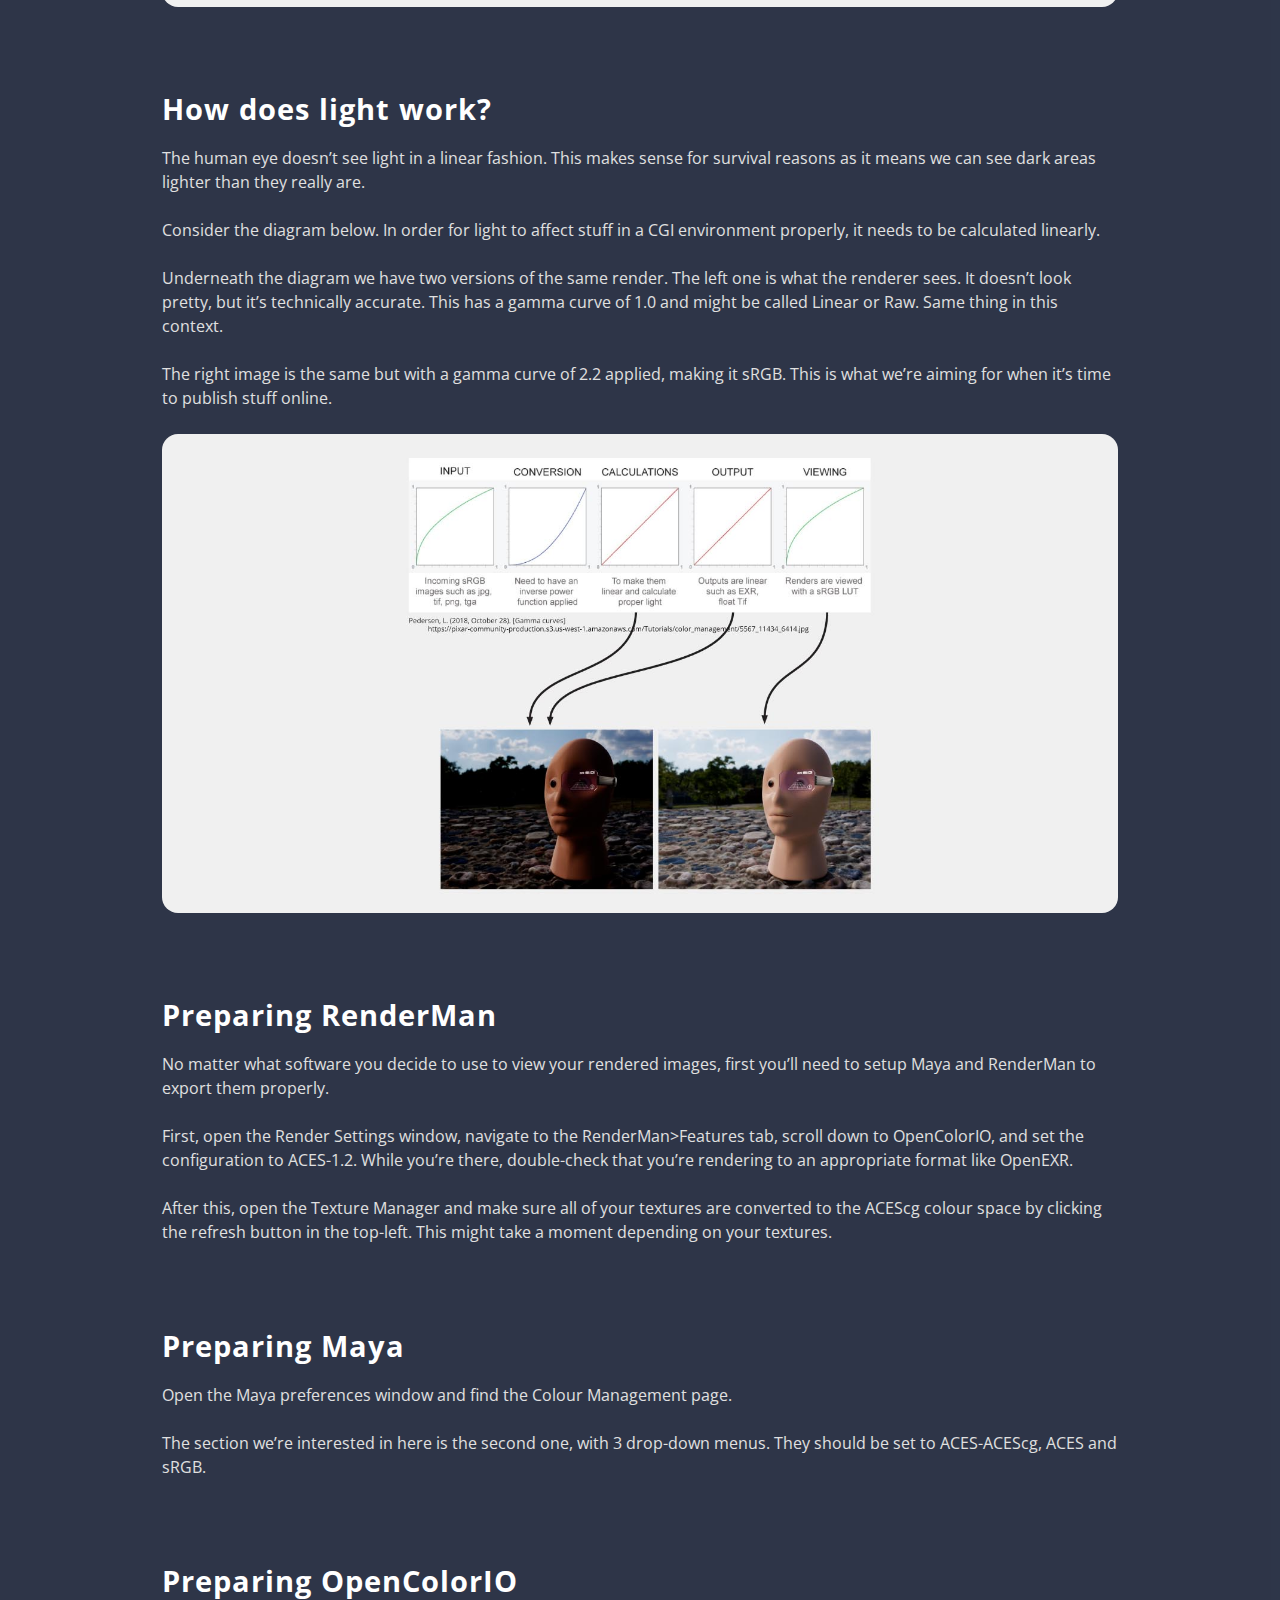
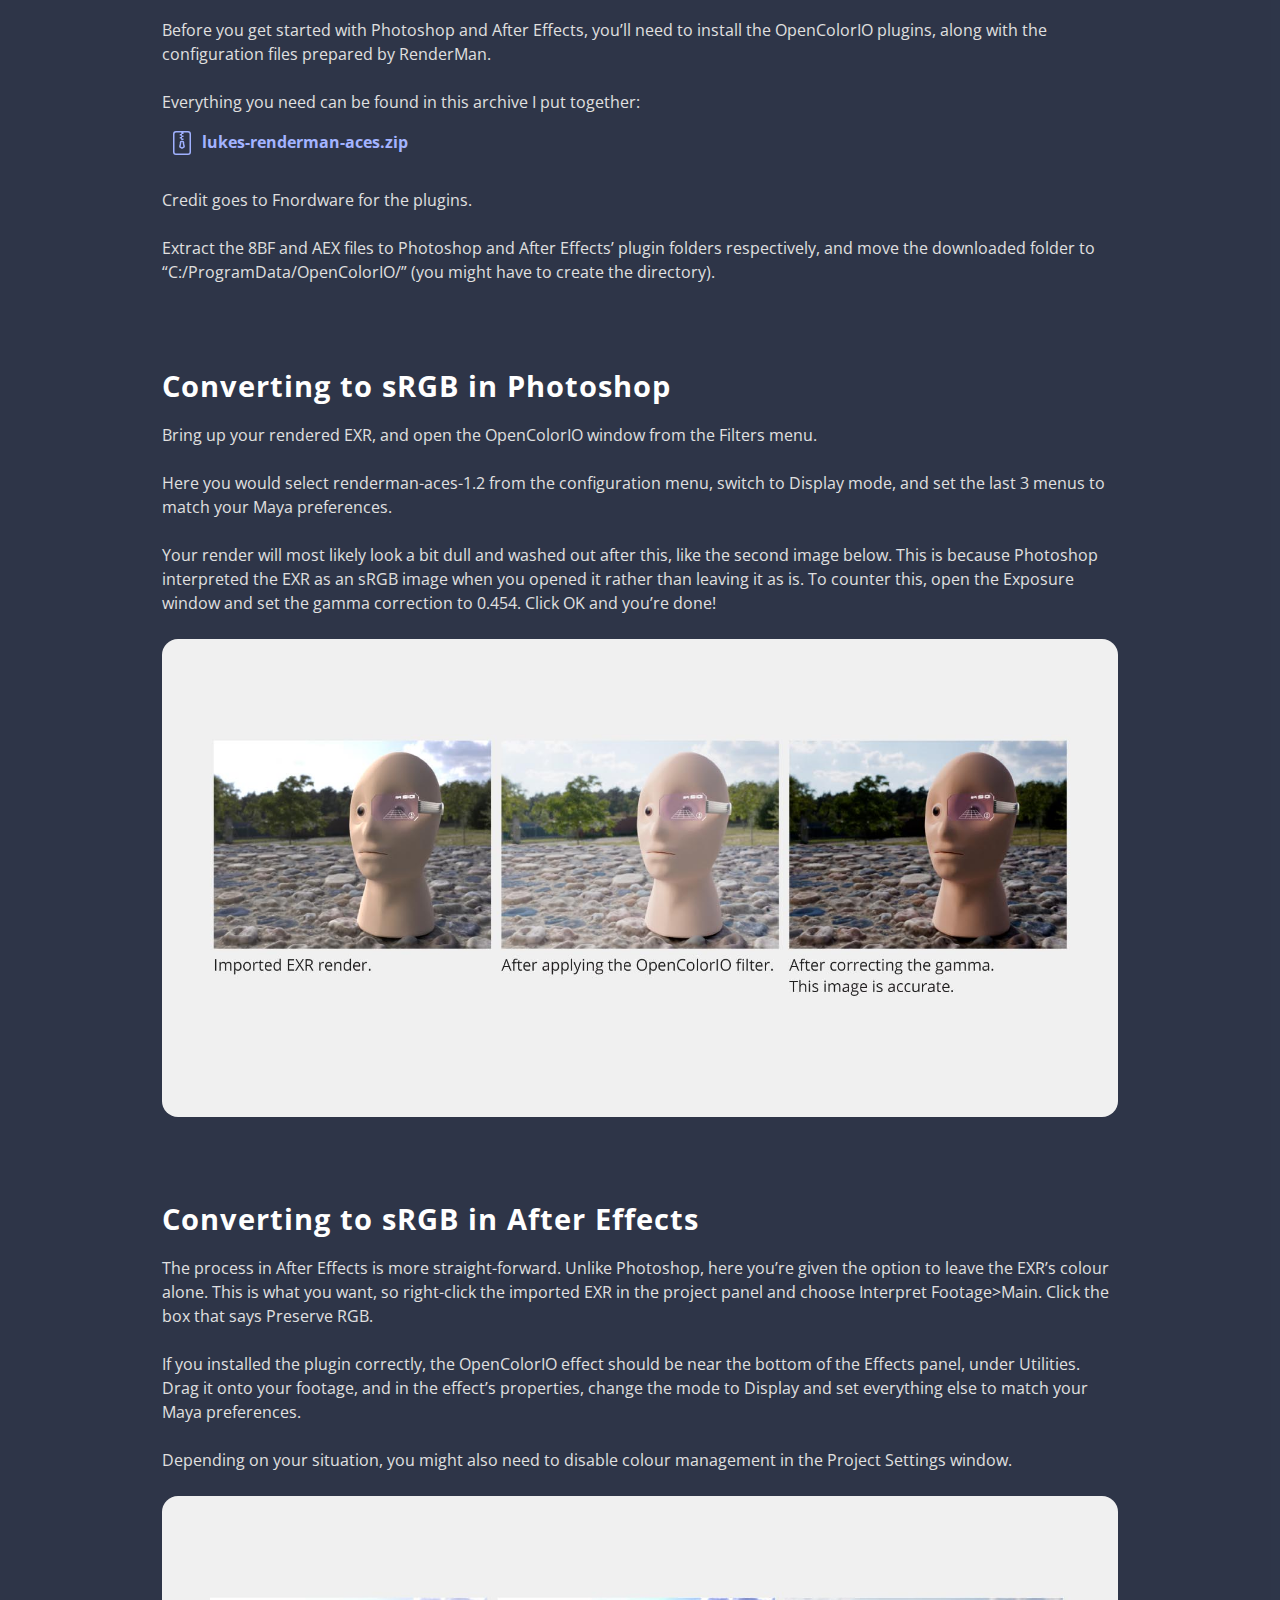
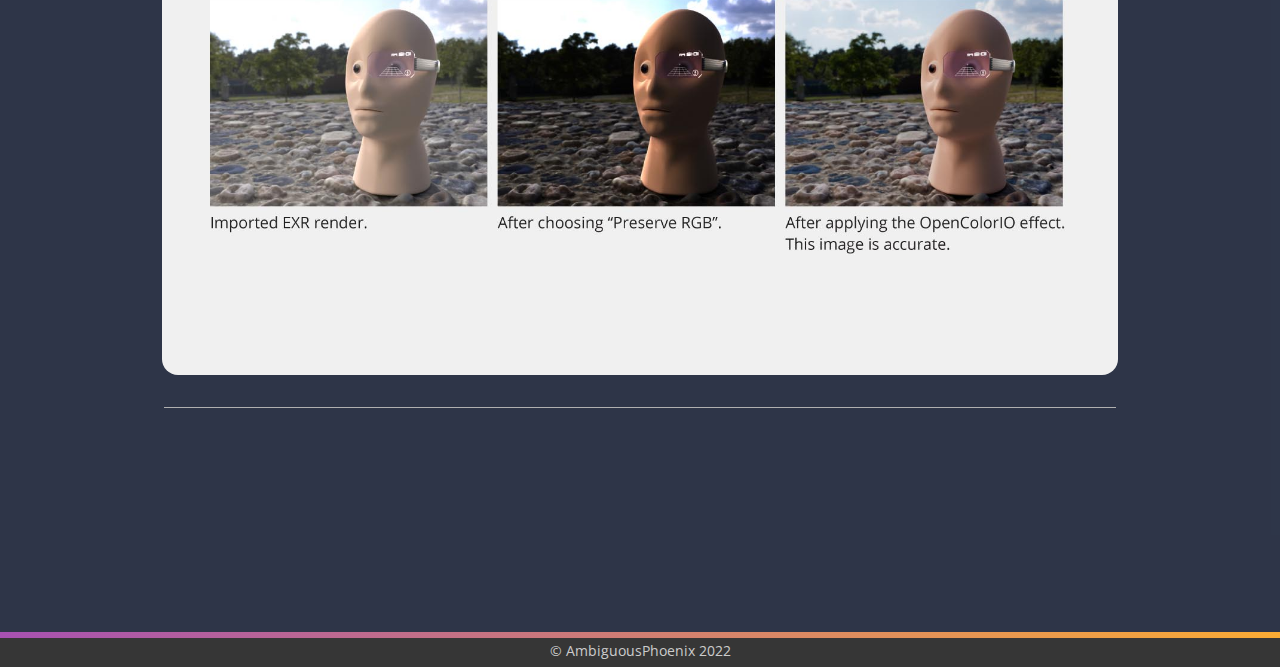
<file: articles/aces-workflow-for-maya-renderman-and-adobe.html>
<!DOCTYPE html>
<html lang="en">
    <head>
        <title>AmbiguousPhoenix</title>
        <link rel="icon" type="image/png" href="../assets/favicon.png" />
        <meta charset="utf-8">
        <meta name="viewport" content="width=device-width, initial-scale=1">
        <link rel="stylesheet" href="../framework/styles.css">
        <link rel="stylesheet" href="../framework/colors.css">
        <link rel="stylesheet" href="../framework/display.css">
        <script src="../framework/scripts.js"></script>
        <link rel="preconnect" href="https://fonts.googleapis.com">
        <link rel="preconnect" href="https://fonts.gstatic.com" crossorigin>
        <link href="https://fonts.googleapis.com/css2?family=Open+Sans:wght@300;400;500;700&display=swap" rel="stylesheet">
    </head>
    <body class="bg-blog" onload="document.body.style.opacity='1'">

		<!-- Navbar Desktop-->
		<nav class="navbar">
            <div class="container-fluid" style="padding: 0px !important;">
				<div class="navbarLogo">
					<img class="navbarLogo-image" src="../assets/navbarHexagons.svg"/>
					<a href="../index.html">
                        <div class="navbarLogo-text">
                            <span>AmbiguousPhoenix</span>
                        </div>
                    </a>
				</div>
                <div class="navbarLinks">
					<a href="../cyberthug.html">
						<div class="navbarLinks-other" style="width: 138px;">
							<img class="navbarLinks-image" src="../assets/vectorIcons/notConformed/cyberthug.svg"/>
							<span class="navbarLinks-text">Cyberthug</span>
						</div>
					</a>
					<a href="../phoenixNest.html">
						<div class="navbarLinks-other" style="width: 158px;">
							<img class="navbarLinks-image" src="../assets/vectorIcons/games.svg"/>
							<span class="navbarLinks-text">Phoenix Nest</span>
						</div>
					</a>
					<div class="navbarLinksDivider"></div>
					<a href="../school.html">
    					<div class="navbarLinks-other" style="width: 108px;">
    						<img class="navbarLinks-image" src="../assets/vectorIcons/school.svg"/>
							<span class="navbarLinks-text">School</span>
    					</div>
					</a>
					<a href="../photography.html">
						<div class="navbarLinks-other" style="width: 156px;">
							<img class="navbarLinks-image" src="../assets/vectorIcons/camera.svg"/>
							<span class="navbarLinks-text">Photography</span>
						</div>
					</a>
    				<a href="../articles.html">
						<div class="navbarLinks-other" style="width: 116px;">
							<img class="navbarLinks-image" src="../assets/vectorIcons/workbook.svg"/>
							<span class="navbarLinks-text">Articles</span>
						</div>
					</a>
					<div class="navbarLinksDivider"></div>
    				<a href="../about.html">
    					<div class="navbarLinks-other" style="width: 72px !important;">
							<span class="navbarLinks-text" style="margin-left: 0px; opacity: 100% !important;">About</span>
    					</div>
    				</a>
                </div>
                <div class="socialMediaNavbar">
					<div class="socialMediaNavbar-link" style="border-radius: 13px 6px 6px 13px;">
                        <a href="https://www.youtube.com/channel/UC3IHSgAeydyoG2bnNkp2FmA">
                            <img class="socialMediaLink-image" src="../assets/vectorLogos/youtube.svg"/>
                        </a>
                    </div>
                    <div class="socialMediaNavbar-link" style="border-radius: 6px;">
                        <a href="https://twitter.com/ambiguousfeenix">
                            <img class="socialMediaLink-image" src="../assets/vectorLogos/twitter.svg"/>
                        </a>
                    </div>
                    <div class="socialMediaNavbar-link" style="border-radius: 6px 13px 13px 6px;">
                        <a href="https://github.com/ambiguousphoenix">
                            <img class="socialMediaLink-image" src="../assets/vectorLogos/github.svg"/>
                        </a>
                    </div>
                </div>
                <div class="navbarMenu" onclick="toggleNavbarMenuItems()">
					<img style="filter:invert();" src="../assets/vectorIcons/menu.svg"/>
				</div>
            </div>
			<div id="navbarMenuItems">
				<div class="divider"></div>
				<a href="../cyberthug.html">
					<div class="buttonDownload">
						<img src="../assets/vectorIcons/notConformed/cyberthug.svg" style="filter: invert(); height: 100%;"/>
						<span style="line-height: 2rem; margin-left: 1rem;">Cyberthug</span>
					</div>
				</a>
				<a href="../phoenixNest.html">
					<div class="buttonDownload">
						<img src="../assets/vectorIcons/games.svg" style="filter: invert(); height: 100%;"/>
						<span style="line-height: 2rem; margin-left: 1rem;">Phoenix Nest</span>
					</div>
				</a>
				<a href="../school.html">
					<div class="buttonDownload">
						<img src="../assets/vectorIcons/school.svg" style="filter: invert(); height: 100%;"/>
						<span style="line-height: 2rem; margin-left: 1rem;">School</span>
					</div>
				</a>
				<a href="../photography.html">
					<div class="buttonDownload">
						<img src="../assets/vectorIcons/camera.svg" style="filter: invert(); height: 100%;"/>
						<span style="line-height: 2rem; margin-left: 1rem;">Photography</span>
					</div>
				</a>
				<a href="../articles.html">
					<div class="buttonDownload">
						<img src="../assets/vectorIcons/workbook.svg" style="filter: invert(); height: 100%;"/>
						<span style="line-height: 2rem; margin-left: 1rem;">Articles</span>
					</div>
				</a>
				<a href="../about.html">
					<div class="buttonDownload">
						<img src="../assets/vectorIcons/about.svg" style="filter: invert(); height: 100%;"/>
						<span style="line-height: 2rem; margin-left: 1rem;">About</span>
					</div>
				</a>
			</div>
        </nav>

        <div class="colorStrip"></div>


		<!-- Blog post -->
        <section class="section bg-blog darker">
            <div class="container-blogPost">
                <span class="section-heading textColor-white" style="text-align: left;">ACES workflow for Maya, RenderMan and Adobe</span>
				<p class="textColor-secondary">16 December 2021</p>
				<br>
				<a class="textLink" href="../files/renderman-aces-workflow.pdf" target="_blank">
					<img class="textLink-icon" src="../assets/vectorIcons/workbook.svg"/>
					<span class="textLink-text">Read the PDF version of this article</span>
				</a>
				<div class="blog-divider"></div>
                <div class="row">
					<p class="blog-paragraph textColor-blog" style="font-weight: 400;">
						In this article I’ll be explaining the sRGB and ACES colour spaces, the difference between linear and gamma lighting, and how to set up Maya, RenderMan, Photoshop and After Effects correctly to ensure a consistent workflow for your renders.
						<br><br>
						This is my software of preference that I use for most of my work since October 2017. Why you ask? Because Maya is industry-standard and free for students, and RenderMan is free for everyone, as long as it’s for non-commercial use. RenderMan is the renderer I insist on using whenever I can, mainly due to brand loyalty to its creators over at Pixar.
						<br><br>
						Photoshop and After Effects are both essentials tools for a creative tertiary student and they, along with many others, come included in an affordable monthly Adobe Creative Cloud subscription.
						<br><br>
						With the promotion out of the way, let’s begin.
					</p>
	                <span class="blog-heading textColor-white">What are colour spaces?</span>
					<p class="blog-paragraph textColor-blog" style="font-weight: 400;">
						A fundamental part of any kind of digital art is getting your colours right, and part of this involves picking a colour space.
						<br><br>
						sRGB is the standard choice these days for photos and videos on the internet. Based on the diagram below, it might not seem like it supports that many colours, but if you think about the most beautiful photo you’ve seen on Flickr or Instagram, chances are it was uploaded as an sRGB jpeg.
						<br><br>
						In the development process however, it’s best to have as much data to work with as possible. This is where the ACES colour space comes in. It supports a much wider range of colours compared to sRGB, and while you might not notice the difference on your consumer-grade monitor, those extra colours are still there, providing greater flexibility for colour correction.
						<br><br>
						Using another example, if you’ve ever asked for advice from a professional photographer, chances are they told you to “shoot raw, and use a high bit depth like 14-bit”. While most consumer-grade monitors are only 8-bit, the same rules apply. By shooting 14-bit, you have more data to work with.
					</p>
					<img src="aces-workflow-for-maya-renderman-and-adobe/image02.jpg" class="blog-image"/>
					<span class="blog-heading textColor-white">How does light work?</span>
					<p class="blog-paragraph textColor-blog" style="font-weight: 400;">
						The human eye doesn’t see light in a linear fashion. This makes sense for survival reasons as it means we can see dark areas lighter than they really are.
						<br><br>
						Consider the diagram below. In order for light to affect stuff in a CGI environment properly, it needs to be calculated linearly.
						<br><br>
						Underneath the diagram we have two versions of the same render. The left one is what the renderer sees. It doesn’t look pretty, but it’s technically accurate. This has a gamma curve of 1.0 and might be called Linear or Raw. Same thing in this context.
						<br><br>
						The right image is the same but with a gamma curve of 2.2 applied, making it sRGB. This is what we’re aiming for when it’s time to publish stuff online.
					</p>
					<img src="aces-workflow-for-maya-renderman-and-adobe/image03.jpg" class="blog-image"/>
					<span class="blog-heading textColor-white">Preparing RenderMan</span>
					<p class="blog-paragraph textColor-blog" style="font-weight: 400;">
						No matter what software you decide to use to view your rendered images, first you’ll need to setup Maya and RenderMan to export them properly.
						<br><br>
						First, open the Render Settings window, navigate to the RenderMan>Features tab, scroll down to OpenColorIO, and set the configuration to ACES-1.2. While you’re there, double-check that you’re rendering to an appropriate format like OpenEXR.
						<br><br>
						After this, open the Texture Manager and make sure all of your textures are converted to the ACEScg colour space by clicking the refresh button in the top-left. This might take a moment depending on your textures.
					</p>
					<span class="blog-heading textColor-white">Preparing Maya</span>
					<p class="blog-paragraph textColor-blog" style="font-weight: 400;">
						Open the Maya preferences window and find the Colour Management page.
						<br><br>
						The section we’re interested in here is the second one, with 3 drop-down menus. They should be set to ACES-ACEScg, ACES and sRGB.
					</p>
					<span class="blog-heading textColor-white">Preparing OpenColorIO</span>
					<p class="blog-paragraph textColor-blog" style="font-weight: 400;">
						Before you get started with Photoshop and After Effects, you’ll need to install the OpenColorIO plugins, along with the configuration files prepared by RenderMan.
						<br><br>
						Everything you need can be found in this archive I put together:
					</p>
					<a class="textLink" href="../files/lukes-renderman-aces.zip">
						<img class="textLink-icon" src="../assets/vectorIcons/notConformed/archive.svg"/>
						<span class="textLink-text">lukes-renderman-aces.zip</span>
					</a>
					<p class="blog-paragraph textColor-blog" style="font-weight: 400;">
						Credit goes to Fnordware for the plugins.
						<br><br>
						Extract the 8BF and AEX files to Photoshop and After Effects’ plugin folders respectively, and move the downloaded folder to “C:/ProgramData/OpenColorIO/” (you might have to create the directory).
					</p>
					<span class="blog-heading textColor-white">Converting to sRGB in Photoshop</span>
					<p class="blog-paragraph textColor-blog" style="font-weight: 400;">
						Bring up your rendered EXR, and open the OpenColorIO window from the Filters menu.
						<br><br>
						Here you would select renderman-aces-1.2 from the configuration menu, switch to Display mode, and set the last 3 menus to match your Maya preferences.
						<br><br>
						Your render will most likely look a bit dull and washed out after this, like the second image below. This is because Photoshop interpreted the EXR as an sRGB image when you opened it rather than leaving it as is. To counter this, open the Exposure window and set the gamma correction to 0.454. Click OK and you’re done!
					</p>
					<img src="aces-workflow-for-maya-renderman-and-adobe/image04.jpg" class="blog-image"/>
					<span class="blog-heading textColor-white">Converting to sRGB in After Effects</span>
					<p class="blog-paragraph textColor-blog" style="font-weight: 400;">
						The process in After Effects is more straight-forward. Unlike Photoshop, here you’re given the option to leave the EXR’s colour alone. This is what you want, so right-click the imported EXR in the project panel and choose Interpret Footage>Main. Click the box that says Preserve RGB.
						<br><br>
						If you installed the plugin correctly, the OpenColorIO effect should be near the bottom of the Effects panel, under Utilities. Drag it onto your footage, and in the effect’s properties, change the mode to Display and set everything else to match your Maya preferences.
						<br><br>
						Depending on your situation, you might also need to disable colour management in the Project Settings window.
					</p>
					<img src="aces-workflow-for-maya-renderman-and-adobe/image05.jpg" class="blog-image"/>
                </div>
				<div class="blog-divider"></div>
            </div>
        </section>


        <!-- Copyright -->
        <div class="footer">
            <div class="colorStrip"></div>
            <span class="footer-text">&copy; AmbiguousPhoenix 2022</span>
        </div>

    </body>
</html>
</file>
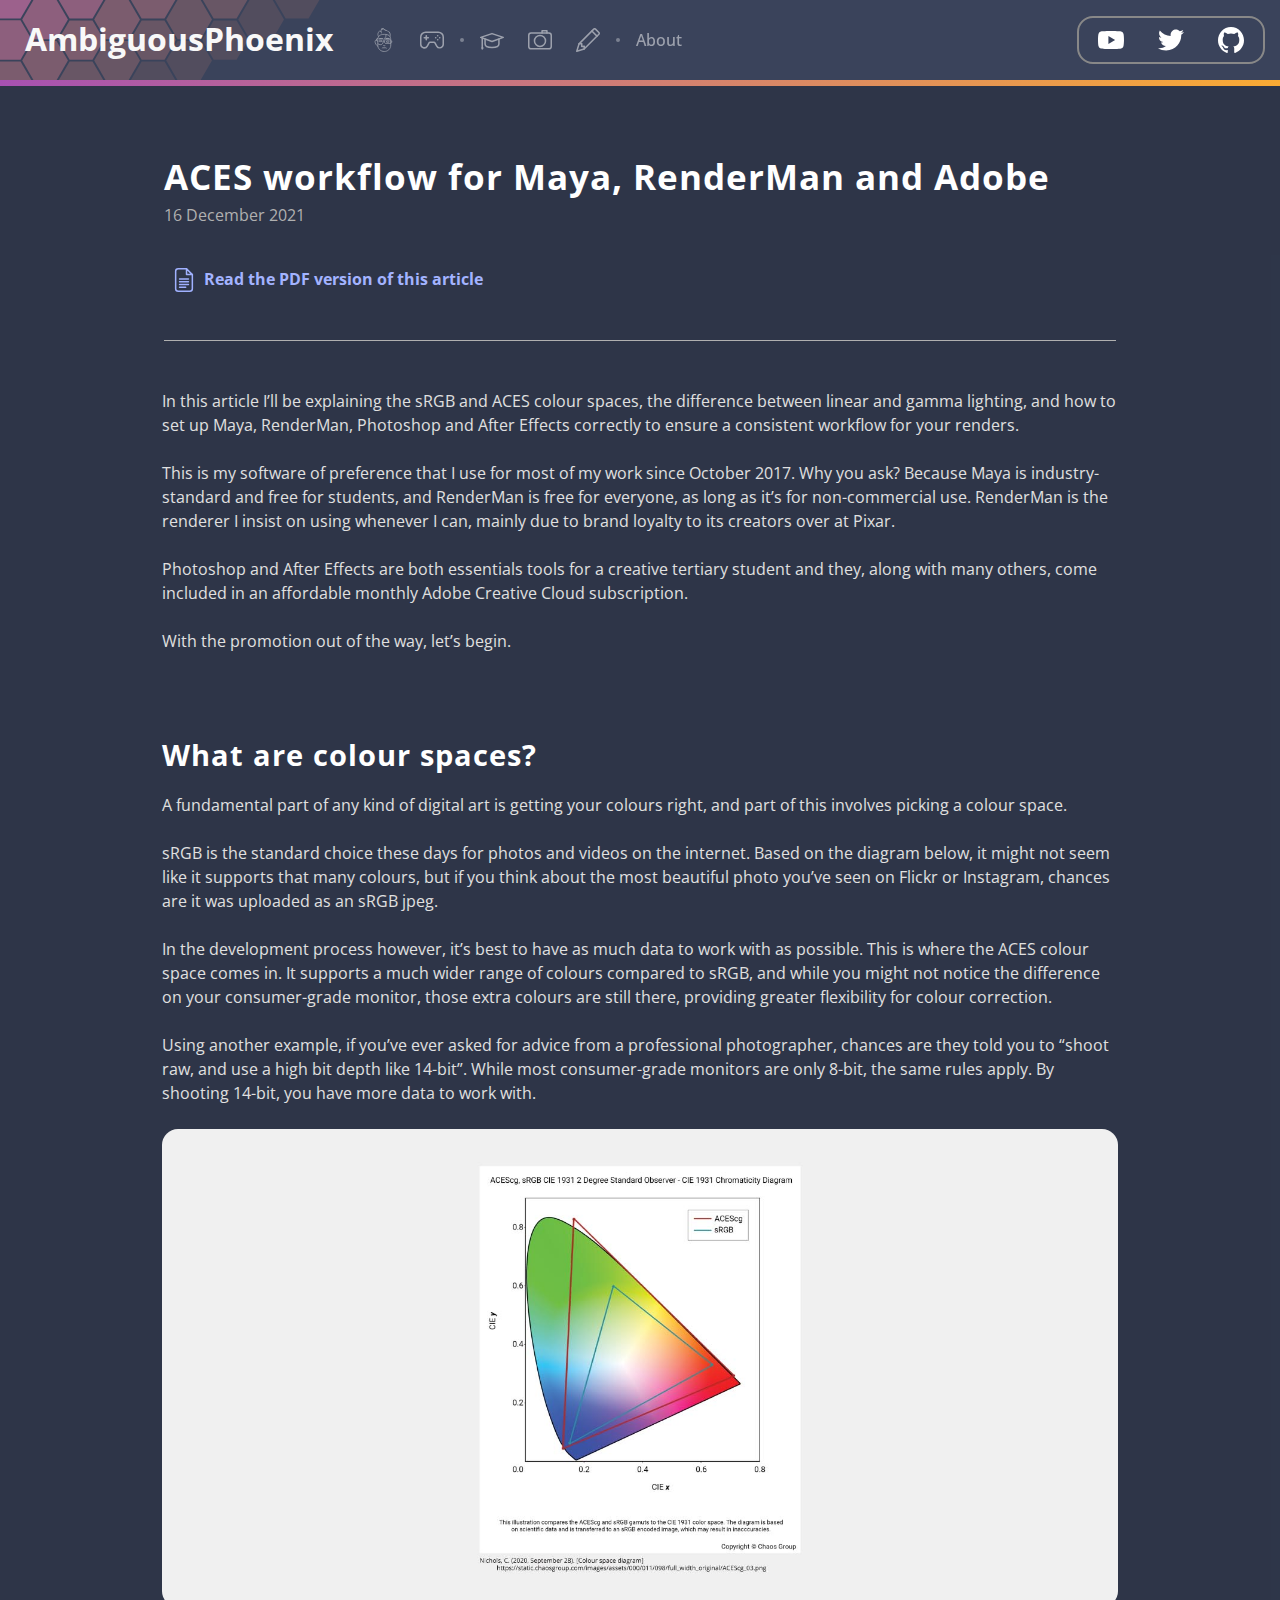
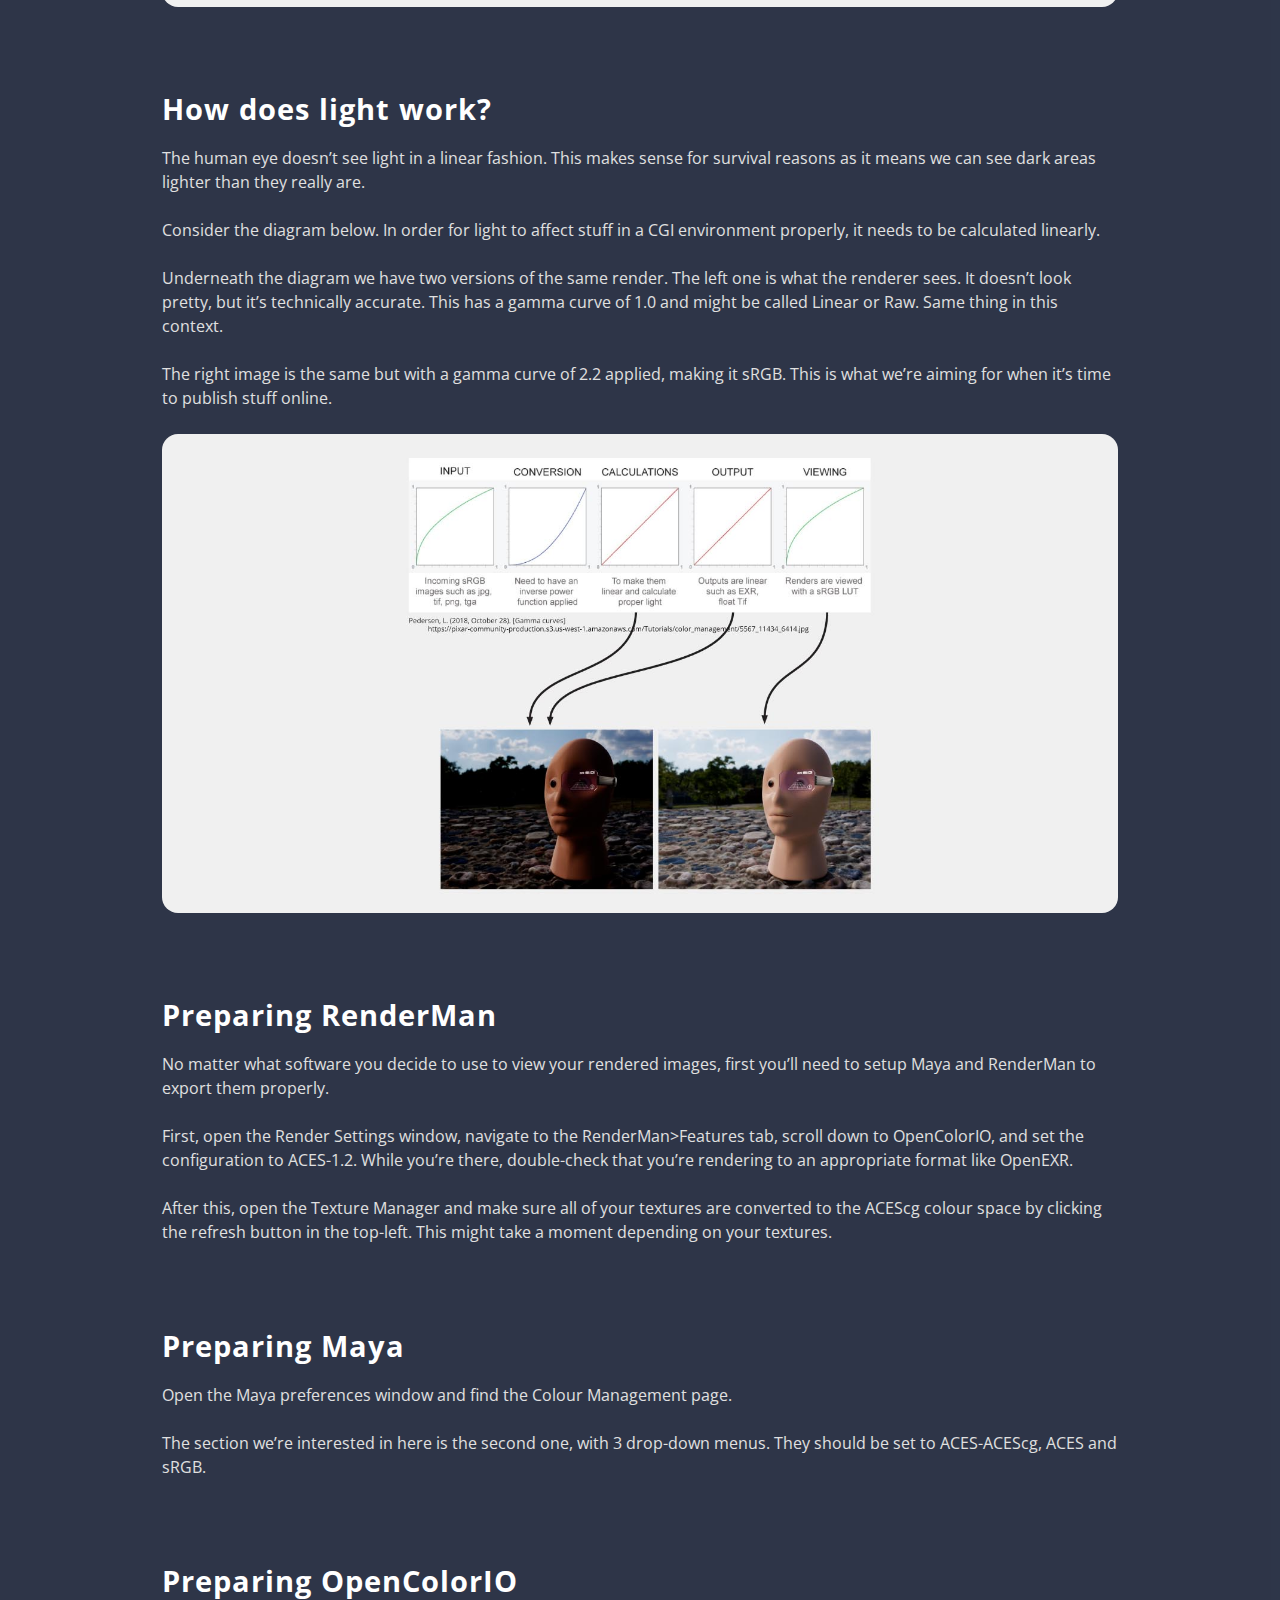
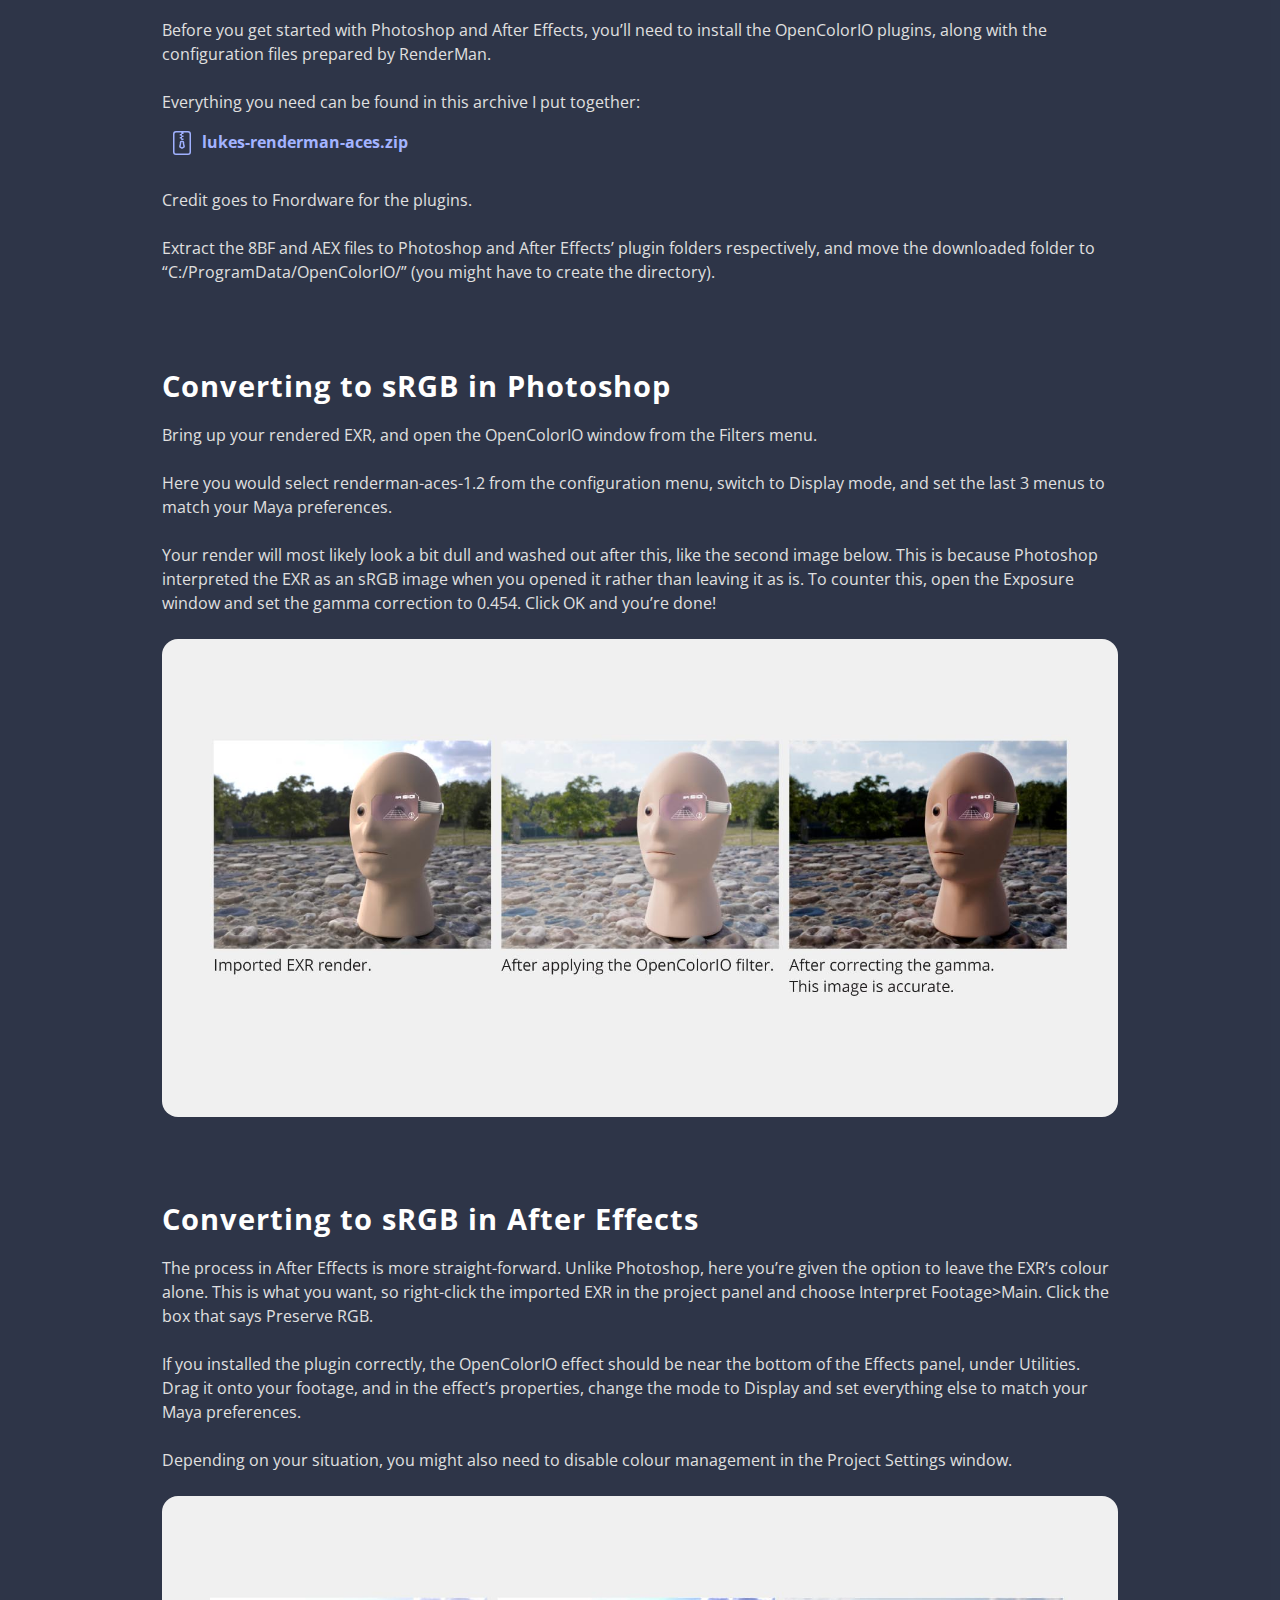
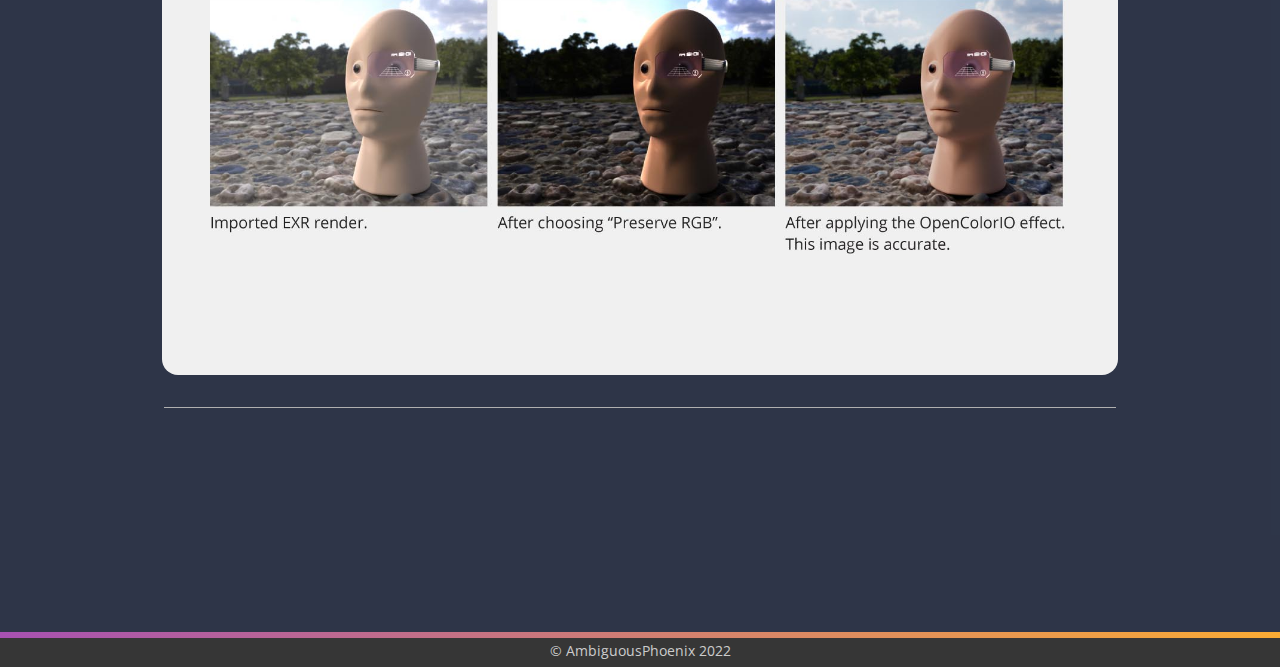
<file: blog/aces-workflow-for-maya-renderman-and-adobe.html>
<!DOCTYPE html>
<html lang="en">
    <head>
        <title>AmbiguousPhoenix</title>
        <link rel="icon" type="image/png" href="../assets/favicon.png" />
        <meta charset="utf-8">
        <meta name="viewport" content="width=device-width, initial-scale=1">
        <link rel="stylesheet" href="../framework/styles.css">
        <link rel="stylesheet" href="../framework/colors.css">
        <link rel="stylesheet" href="../framework/display.css">
        <script src="../framework/scripts.js"></script>
        <link rel="preconnect" href="https://fonts.googleapis.com">
        <link rel="preconnect" href="https://fonts.gstatic.com" crossorigin>
        <link href="https://fonts.googleapis.com/css2?family=Open+Sans:wght@300;400;500;700&display=swap" rel="stylesheet">
    </head>
    <body class="bg-blog" onload="document.body.style.opacity='1'">

		<!-- Navbar Desktop-->
		<nav class="navbar">
            <div class="container-fluid" style="padding: 0px !important;">
				<div class="navbarLogo">
					<img class="navbarLogo-image" src="../assets/navbarHexagons.svg"/>
					<a href="../index.html">
                        <div class="navbarLogo-text">
                            <span>AmbiguousPhoenix</span>
                        </div>
                    </a>
				</div>
                <div class="navbarLinks">
					<a href="../cyberthug.html">
						<div class="navbarLinks-other" style="width: 138px;">
							<img class="navbarLinks-image" src="../assets/vectorIcons/notConformed/cyberthug.svg"/>
							<span class="navbarLinks-text">Cyberthug</span>
						</div>
					</a>
					<a href="../phoenixNest.html">
						<div class="navbarLinks-other" style="width: 158px;">
							<img class="navbarLinks-image" src="../assets/vectorIcons/games.svg"/>
							<span class="navbarLinks-text">Phoenix Nest</span>
						</div>
					</a>
					<div class="navbarLinksDivider"></div>
					<a href="../school.html">
    					<div class="navbarLinks-other" style="width: 108px;">
    						<img class="navbarLinks-image" src="../assets/vectorIcons/school.svg"/>
							<span class="navbarLinks-text">School</span>
    					</div>
					</a>
					<a href="../photography.html">
						<div class="navbarLinks-other" style="width: 156px;">
							<img class="navbarLinks-image" src="../assets/vectorIcons/camera.svg"/>
							<span class="navbarLinks-text">Photography</span>
						</div>
					</a>
    				<a href="../blog.html">
						<div class="navbarLinks-other" style="width: 94px;">
							<img class="navbarLinks-image" src="../assets/vectorIcons/pencil.svg"/>
							<span class="navbarLinks-text">Blog</span>
						</div>
					</a>
					<div class="navbarLinksDivider"></div>
    				<a href="../about.html">
    					<div class="navbarLinks-other" style="width: 72px !important;">
							<span class="navbarLinks-text" style="margin-left: 0px; opacity: 100% !important;">About</span>
    					</div>
    				</a>
                </div>
                <div class="socialMediaNavbar">
					<div class="socialMediaNavbar-link" style="border-radius: 13px 6px 6px 13px;">
                        <a href="https://www.youtube.com/channel/UC3IHSgAeydyoG2bnNkp2FmA">
                            <img class="socialMediaLink-image" src="../assets/vectorLogos/youtube.svg"/>
                        </a>
                    </div>
                    <div class="socialMediaNavbar-link" style="border-radius: 6px;">
                        <a href="https://twitter.com/ambiguousfeenix">
                            <img class="socialMediaLink-image" src="../assets/vectorLogos/twitter.svg"/>
                        </a>
                    </div>
                    <div class="socialMediaNavbar-link" style="border-radius: 6px 13px 13px 6px;">
                        <a href="https://github.com/ambiguousphoenix">
                            <img class="socialMediaLink-image" src="../assets/vectorLogos/github.svg"/>
                        </a>
                    </div>
                </div>
                <div class="navbarMenu" onclick="toggleNavbarMenuItems()">
					<img style="filter:invert();" src="../assets/vectorIcons/menu.svg"/>
				</div>
            </div>
			<div id="navbarMenuItems">
				<div class="divider"></div>
				<a href="../cyberthug.html">
					<div class="buttonDownload">
						<img src="../assets/vectorIcons/notConformed/cyberthug.svg" style="filter: invert(); height: 100%;"/>
						<span style="line-height: 2rem; margin-left: 1rem;">Cyberthug</span>
					</div>
				</a>
				<a href="../phoenixNest.html">
					<div class="buttonDownload">
						<img src="../assets/vectorIcons/games.svg" style="filter: invert(); height: 100%;"/>
						<span style="line-height: 2rem; margin-left: 1rem;">Phoenix Nest</span>
					</div>
				</a>
				<a href="../school.html">
					<div class="buttonDownload">
						<img src="../assets/vectorIcons/school.svg" style="filter: invert(); height: 100%;"/>
						<span style="line-height: 2rem; margin-left: 1rem;">School</span>
					</div>
				</a>
				<a href="../photography.html">
					<div class="buttonDownload">
						<img src="../assets/vectorIcons/camera.svg" style="filter: invert(); height: 100%;"/>
						<span style="line-height: 2rem; margin-left: 1rem;">Photography</span>
					</div>
				</a>
				<a href="../blog.html">
					<div class="buttonDownload">
						<img src="../assets/vectorIcons/pencil.svg" style="filter: invert(); height: 100%;"/>
						<span style="line-height: 2rem; margin-left: 1rem;">Blog</span>
					</div>
				</a>
				<a href="../about.html">
					<div class="buttonDownload">
						<img src="../assets/vectorIcons/about.svg" style="filter: invert(); height: 100%;"/>
						<span style="line-height: 2rem; margin-left: 1rem;">About</span>
					</div>
				</a>
			</div>
        </nav>

        <div class="colorStrip"></div>


		<!-- Blog post -->
        <section class="section bg-blog darker">
            <div class="container-blogPost">
                <span class="section-heading textColor-white" style="text-align: left;">ACES workflow for Maya, RenderMan and Adobe</span>
				<p class="textColor-secondary">16 December 2021</p>
				<br>
				<a class="textLink" href="../files/renderman-aces-workflow.pdf" target="_blank">
					<img class="textLink-icon" src="../assets/vectorIcons/workbook.svg"/>
					<span class="textLink-text">Read the PDF version of this article</span>
				</a>
				<div class="blog-divider"></div>
                <div class="row">
					<p class="blog-paragraph textColor-blog" style="font-weight: 400;">
						In this article I’ll be explaining the sRGB and ACES colour spaces, the difference between linear and gamma lighting, and how to set up Maya, RenderMan, Photoshop and After Effects correctly to ensure a consistent workflow for your renders.
						<br><br>
						This is my software of preference that I use for most of my work since October 2017. Why you ask? Because Maya is industry-standard and free for students, and RenderMan is free for everyone, as long as it’s for non-commercial use. RenderMan is the renderer I insist on using whenever I can, mainly due to brand loyalty to its creators over at Pixar.
						<br><br>
						Photoshop and After Effects are both essentials tools for a creative tertiary student and they, along with many others, come included in an affordable monthly Adobe Creative Cloud subscription.
						<br><br>
						With the promotion out of the way, let’s begin.
					</p>
	                <span class="blog-heading textColor-white">What are colour spaces?</span>
					<p class="blog-paragraph textColor-blog" style="font-weight: 400;">
						A fundamental part of any kind of digital art is getting your colours right, and part of this involves picking a colour space.
						<br><br>
						sRGB is the standard choice these days for photos and videos on the internet. Based on the diagram below, it might not seem like it supports that many colours, but if you think about the most beautiful photo you’ve seen on Flickr or Instagram, chances are it was uploaded as an sRGB jpeg.
						<br><br>
						In the development process however, it’s best to have as much data to work with as possible. This is where the ACES colour space comes in. It supports a much wider range of colours compared to sRGB, and while you might not notice the difference on your consumer-grade monitor, those extra colours are still there, providing greater flexibility for colour correction.
						<br><br>
						Using another example, if you’ve ever asked for advice from a professional photographer, chances are they told you to “shoot raw, and use a high bit depth like 14-bit”. While most consumer-grade monitors are only 8-bit, the same rules apply. By shooting 14-bit, you have more data to work with.
					</p>
					<img src="aces-workflow-for-maya-renderman-and-adobe/image02.jpg" class="blog-image"/>
					<span class="blog-heading textColor-white">How does light work?</span>
					<p class="blog-paragraph textColor-blog" style="font-weight: 400;">
						The human eye doesn’t see light in a linear fashion. This makes sense for survival reasons as it means we can see dark areas lighter than they really are.
						<br><br>
						Consider the diagram below. In order for light to affect stuff in a CGI environment properly, it needs to be calculated linearly.
						<br><br>
						Underneath the diagram we have two versions of the same render. The left one is what the renderer sees. It doesn’t look pretty, but it’s technically accurate. This has a gamma curve of 1.0 and might be called Linear or Raw. Same thing in this context.
						<br><br>
						The right image is the same but with a gamma curve of 2.2 applied, making it sRGB. This is what we’re aiming for when it’s time to publish stuff online.
					</p>
					<img src="aces-workflow-for-maya-renderman-and-adobe/image03.jpg" class="blog-image"/>
					<span class="blog-heading textColor-white">Preparing RenderMan</span>
					<p class="blog-paragraph textColor-blog" style="font-weight: 400;">
						No matter what software you decide to use to view your rendered images, first you’ll need to setup Maya and RenderMan to export them properly.
						<br><br>
						First, open the Render Settings window, navigate to the RenderMan>Features tab, scroll down to OpenColorIO, and set the configuration to ACES-1.2. While you’re there, double-check that you’re rendering to an appropriate format like OpenEXR.
						<br><br>
						After this, open the Texture Manager and make sure all of your textures are converted to the ACEScg colour space by clicking the refresh button in the top-left. This might take a moment depending on your textures.
					</p>
					<span class="blog-heading textColor-white">Preparing Maya</span>
					<p class="blog-paragraph textColor-blog" style="font-weight: 400;">
						Open the Maya preferences window and find the Colour Management page.
						<br><br>
						The section we’re interested in here is the second one, with 3 drop-down menus. They should be set to ACES-ACEScg, ACES and sRGB.
					</p>
					<span class="blog-heading textColor-white">Preparing OpenColorIO</span>
					<p class="blog-paragraph textColor-blog" style="font-weight: 400;">
						Before you get started with Photoshop and After Effects, you’ll need to install the OpenColorIO plugins, along with the configuration files prepared by RenderMan.
						<br><br>
						Everything you need can be found in this archive I put together:
					</p>
					<a class="textLink" href="../files/lukes-renderman-aces.zip">
						<img class="textLink-icon" src="../assets/vectorIcons/notConformed/archive.svg"/>
						<span class="textLink-text">lukes-renderman-aces.zip</span>
					</a>
					<p class="blog-paragraph textColor-blog" style="font-weight: 400;">
						Credit goes to Fnordware for the plugins.
						<br><br>
						Extract the 8BF and AEX files to Photoshop and After Effects’ plugin folders respectively, and move the downloaded folder to “C:/ProgramData/OpenColorIO/” (you might have to create the directory).
					</p>
					<span class="blog-heading textColor-white">Converting to sRGB in Photoshop</span>
					<p class="blog-paragraph textColor-blog" style="font-weight: 400;">
						Bring up your rendered EXR, and open the OpenColorIO window from the Filters menu.
						<br><br>
						Here you would select renderman-aces-1.2 from the configuration menu, switch to Display mode, and set the last 3 menus to match your Maya preferences.
						<br><br>
						Your render will most likely look a bit dull and washed out after this, like the second image below. This is because Photoshop interpreted the EXR as an sRGB image when you opened it rather than leaving it as is. To counter this, open the Exposure window and set the gamma correction to 0.454. Click OK and you’re done!
					</p>
					<img src="aces-workflow-for-maya-renderman-and-adobe/image04.jpg" class="blog-image"/>
					<span class="blog-heading textColor-white">Converting to sRGB in After Effects</span>
					<p class="blog-paragraph textColor-blog" style="font-weight: 400;">
						The process in After Effects is more straight-forward. Unlike Photoshop, here you’re given the option to leave the EXR’s colour alone. This is what you want, so right-click the imported EXR in the project panel and choose Interpret Footage>Main. Click the box that says Preserve RGB.
						<br><br>
						If you installed the plugin correctly, the OpenColorIO effect should be near the bottom of the Effects panel, under Utilities. Drag it onto your footage, and in the effect’s properties, change the mode to Display and set everything else to match your Maya preferences.
						<br><br>
						Depending on your situation, you might also need to disable colour management in the Project Settings window.
					</p>
					<img src="aces-workflow-for-maya-renderman-and-adobe/image05.jpg" class="blog-image"/>
                </div>
				<div class="blog-divider"></div>
            </div>
        </section>


        <!-- Copyright -->
        <div class="footer">
            <div class="colorStrip"></div>
            <span class="footer-text">&copy; AmbiguousPhoenix 2022</span>
        </div>

    </body>
</html>
</file>
<file: framework/styles.css>
@charset "UTF-8";


/* ---------- Root elements ---------- */

html {
	scroll-behavior: smooth;
}

* {
    font-family: 'Open Sans', sans-serif;
    box-sizing: border-box;
}

body {
    opacity: 0%;
    transition: opacity 0.9s;
    transition-delay: 0.2s;
    margin: 0;
    min-width: 360px;
    background-color: #29252a;
    font-family: var(--bs-font-sans-serif);
    font-size: 1rem;
    line-height: 1.5;
    -webkit-text-size-adjust: 100%;
    -webkit-tap-highlight-color: rgba(0, 0, 0, 0);
}

html {
  height: 100%;
  scroll-padding-top: calc(4.5rem - 1px);
}

a {
    color: inherit;
    text-decoration: none;
}

iframe {
  border: 0;
}

p {
  margin-top: 0;
  margin-bottom: 0;
}

img {
    user-select: none;
    pointer-events: none;
}

span {
	color: #f8f8f8;
}

::selection {
    background: #fff4;
}

.navbar > .container,
.navbar > .container-fluid {
	display: flex;
	flex-wrap: inherit;
	align-items: center;
}

.container,
.container-fluid {
	width: 100%;
	padding-right: var(--bs-gutter-x, 0.75rem);
	padding-left: var(--bs-gutter-x, 0.75rem);
	margin-right: auto;
	margin-left: auto;
}

.container-blogPost {
	max-width: 1000px;
	margin-right: auto;
	margin-left: auto;
	padding-left: 1.5rem;
	padding-right: 1.5rem;
}

.row {
	--bs-gutter-x: 1.5rem;
	--bs-gutter-y: 0;
	display: flex;
	flex-wrap: wrap;
	margin-top: calc(var(--bs-gutter-y) * -1);
	margin-right: calc(var(--bs-gutter-x) * -.10);
	margin-left: calc(var(--bs-gutter-x) * -.10);
}

.section {
	padding-top: 4rem;
	padding-bottom: 12rem;
}

.section-heading {
	letter-spacing: 1px;
    text-align: center;
    font-weight: 700;
    margin-bottom: 2.5rem;
}

.section-subHeading {
	letter-spacing: 1px;
    text-align: center;
    font-weight: 400;
    margin-bottom: 2.5rem;
}

.img-fluid {
	max-width: 100%;
	height: auto;
}

.feature {
    height: 100vh;
    padding-top: 25vh;
    min-height: 1000px;
    position: relative;
    background-attachment: fixed;
    background-position: center;
    background-repeat: no-repeat;
    background-size: cover;
    user-select: text;
    pointer-events: none;
}

.featureContent {
	display: flex;
	flex-direction: column;
	float: center;
	align-items: center;
}

.featureTitle {
	margin-top: 2rem;
    font-size: 3.5rem;
    font-weight: 700;
    line-height: 100%;
    color: #ffffff;
}

.featureCyberthug {
    height: 30rem;
    padding-top: 25vh;
    min-height: 30rem;
    position: relative;
    background-image: url("background-cyberthug.jpg");
    background-attachment: fixed;
    background-position: center;
    background-repeat: no-repeat;
    background-size: cover;
    user-select: text;
    pointer-events: none;
}

.featureTitleCyberthug {
	width: 24rem;
	margin-top: 2rem;
	filter: invert();
}

.avatar {
	width: 400px;
	height: 400px;
	position: relative;
	display: flex;
}

.avatar-image {
    width: 100%;
	height: 100%;
	position: absolute;
    padding: 67%;
    margin-bottom: 50px;
    border-radius: 100%;
}

.avatar-image1 {
    animation-name: avatarFadeIn1;
    animation-duration: 1.2s;
    animation-delay: 0.62s;
    animation-iteration-count: 1;
    animation-timing-function: cubic-bezier();
    animation-fill-mode: forwards;
}

.avatar-image2 {
    animation-name: avatarFadeIn2;
    animation-duration: 1s;
    animation-delay: 0.6s;
    animation-iteration-count: 1;
    animation-timing-function: cubic-bezier();
    animation-fill-mode: forwards;
}

.avatar-image3 {
    animation-name: avatarFadeIn3;
    animation-duration: 0.8s;
    animation-delay: 0.55s;
    animation-iteration-count: 1;
    animation-timing-function: cubic-bezier();
    animation-fill-mode: forwards;
}

@keyframes avatarFadeIn1 {
  0%	{
      padding: 50%;
  }
  100%	{
      padding: 0%;
  }
}

@keyframes avatarFadeIn2 {
  0%	{
      padding: 50%;
  }
  100%	{
      padding: 5%;
  }
}

@keyframes avatarFadeIn3 {
  0%	{
      padding: 50%;
	  opacity: 0%;
  }
  40%	{
	  opacity: 100%;
  }
  100%	{
      padding: 6%;
  }
}

.backgroundFill {
    background-attachment: fixed;
    background-position: center;
    background-repeat: no-repeat;
    background-size: cover;
}

.backgroundFillNoise {
    background-attachment: fixed;
    background-position: center;
    background-repeat: repeat;
    background-size: auto;
}


/* ---------- Slideshow ---------- */

.slideshow {
	max-width: 1000px;
	position: relative;
	margin: auto;
}

.slideshow-slides {
	display: none;
	user-select: none;
}

.slideshow-prev, .slideshow-next {
	cursor: pointer;
	position: absolute;
	top: 50%;
	width: auto;
	margin-top: -44px;
	padding-top: 24px;
	padding-bottom: 24px;
	padding-left: 12px;
	padding-right: 18px;
	color: white;
	font-weight: bold;
	font-size: 22px;
	transition: all 0.15s ease-out;
	border-radius: 0 50rem 50rem 0;
	user-select: none;
	background-color: #000a;
	opacity: 50%;
}

.slideshow-next {
	right: 0;
	padding-left: 18px;
	padding-right: 12px;
	border-radius: 50rem 0 0 50rem;
}

.slideshow-prev:hover, .slideshow-next:hover {
	opacity: 100%;
}

.slideshow-info {
	display: flex;
	position: absolute;
	width: 100%;
	height: 48px;
	bottom: 6px;
	padding-left: 16px;
	padding-right: 16px;
    background-color: #000a;
	border-radius: 0 0 1rem 1rem;
}

.slideshow-text {
	color: #ffffff;
	font-size: 16px;
	font-weight: 700;
	line-height: 48px;
	overflow: hidden;
}

.slideshow-counter {
	color: #ffffff;
	font-size: 16px;
	font-weight: 700;
	margin-left: auto;
	margin-right: 0;
	align: right;
	line-height: 48px;
}


/* ---------- Glass buttons ---------- */

.glassButton {
	position: relative;
	display: flex;
	height: 6rem;
    border-radius: 1.5rem;
    user-select: none;
	margin-bottom: 1rem;
    background-color: #ffffff08;
    transition: all 0.15s ease-out;
}

.glassButtonDisabled {
	position: relative;
	display: flex;
	height: 6rem;
    border-radius: 1.5rem;
    user-select: none;
	margin-bottom: 1rem;
    background-color: #ffffff10;
	opacity: 50%;
}

.glassButtonSchool {
	position: relative;
	display: flex;
	height: 4rem;
    border-radius: 1.5rem;
    user-select: none;
	margin-top: 0.5rem;
	margin-bottom: 1rem;
    background-color: #5d6975;
    transition: all 0.15s ease-out;
}

.glassButtonSchool {
	position: relative;
	display: flex;
	height: 6rem;
    border-radius: 1.5rem;
    user-select: none;
	margin-bottom: 1rem;
    background-color: #4d5761;
    transition: all 0.15s ease-out;
}

.buttonDownload {
	height: 4rem;
	padding: 1rem;
	display: flex;
	background-color: #0003;
	transition: all 0.15s ease-out;
}

.buttonDownload:hover {
	background-color: #0000;
}

.buttonDownloadIntense {
	height: 4rem;
	padding: 1rem;
	display: flex;
	background-color: #0006;
	transition: all 0.15s ease-out;
}

.buttonDownloadIntense:hover {
	background-color: #0000;
}

.glassButton-link {
	display: flex;
	width: 100%;
}

.glassButton:hover {
	background-color: #ffffff20;
}

.glassButtonSchool:hover {
	background-color: #6d7b8a;
}

.glassButton-image {
	padding: 1.5rem;
	filter: invert();
}

.glassButton-text1 {
	font-size: 1.4rem;
    font-weight: 500;
}

.glassButton-text2 {
	font-size: 0.8rem;
    font-weight: 500;
}


/* ---------- Gradient buttons ---------- */

.gradientButton {
	position: relative;
	display: flex;
	height: auto;
    border-radius: 1.5rem;
    user-select: none;
	margin-bottom: 1rem;
	background-image: linear-gradient(to bottom, #ffffff10, #ffffff10);
	box-shadow: 0rem 0.1rem 0.5rem #00000050;
}

.gradientButton-background {
	border-radius: 1.5rem;
	background-image: linear-gradient(to bottom, #ffffff30, #ffffff00);
	opacity: 0%;
	transition: all 0.15s ease-out;
}

.gradientButton-background:hover {
	opacity: 100%;
}


/* ---------- Portfolio buttons ---------- */

.portfolio {
    position: relative;
    border-radius: 1.5rem;
    transform: scale(0.93);
    transition: all 0.15s ease-out;
}

.portfolio-image {
    border-radius: 1.5rem;
    transition: all 0.15s ease-out;
	filter: saturate(0);
}

.portfolio-overlay {
    opacity: 0%;
}

.portfolio:hover > .portfolio-image {
	filter: saturate(1);
}

.portfolio:hover > .portfolio-overlay {
    opacity: 100%;
}





.homeSubSection {
	padding-left: 0.5rem;
	padding-right: 0.5rem;
}

/* ---------- Color strip ---------- */

.colorStrip {
    height: 6px;
    background-image: linear-gradient(to right, #a751b2, #faab34);
    overflow: hidden;
}

.colorStripWhite {
    height: 3px;
    background-color: #888;
    overflow: hidden;
}



/* ---------- Page banner ---------- */

.pageBanner {
    height: 26em;
    flex-direction: column;
    background-attachment: fixed;
    background-position: center;
    background-repeat: no-repeat;
    background-size: cover;
    user-select: none;
    pointer-events: none;
}

.pageBanner-fadeDefault {
    width: 100%;
    height: 100%;
    display: flex;
    background: linear-gradient(to bottom, #30303000, #303030ff);
}

.pageBanner-fadeBlue {
    width: 100%;
    height: 100%;
    display: flex;
    background: linear-gradient(to bottom, #232b42, #3a435b);
}

.pageBanner-fadePhoenixNest {
    width: 100%;
    height: 100%;
    display: flex;
    background: linear-gradient(to bottom, #0008, #3b3947);
}

.pageBanner-fadeSchool {
    width: 100%;
    height: 100%;
    display: flex;
    background: linear-gradient(to bottom, #3d454d00, #3d454dff);
}

.pageBanner-fadePhotos {
    width: 100%;
    height: 100%;
    display: flex;
    background: linear-gradient(to bottom, #3f4b4800, #3f4b48ff);
}

.pageBanner-text {
    font-size: 2.5rem;
	font-weight: 700;
    margin: auto;
}



/* ---------- Social media ---------- */

.socialMediaHome {
    display: flex;
	border-style: solid;
	border-width: 2px;
	border-color: #888;
    border-radius: 16px;
	background-color: #222;
    padding: 2px;
    width: 200px;
    height: 56px;
    overflow: hidden;
	margin-top: 2.5rem;
    margin-left: auto;
    margin-right: auto;
    user-select: none;
}

.socialMediaNavbar {
    display: flex;
	border-style: solid;
	border-width: 2px;
	border-color: #888;
    border-radius: 16px;
    padding: 2px;
    width: 188px;
    height: 48px;
    overflow: hidden;
    margin-left: auto;
    margin-right: 15px;
    user-select: none;
}

.socialMediaHome-link {
    background-color: #ffffff00;
    width: 64px;
    height: 48px;
    transition: all 0.15s ease-out;
}

.socialMediaNavbar-link {
    background-color: #ffffff00;
    width: 60px;
    height: 40px;
    transition: all 0.15s ease-out;
}

.socialMediaHome-link:hover {
    background-color: #ffffff48;
}

.socialMediaNavbar-link:hover {
    background-color: #ffffff48;
}

.socialMediaHome-image {
	filter: invert();
	width: 64px;
	height: 48px;
	padding: 8px;
	display: flex;
    user-select: none;
    pointer-events: auto !important;
    transition: all 0.15s ease-out;
}

.socialMediaLink-image {
	filter: invert();
    padding: 7px;
    width: 60px;
    height: 40px;
    user-select: none;
    pointer-events: auto !important;
    transition: all 0.15s ease-out;
}


/* ---------- Cards ---------- */

.card {
    padding: 1rem;
    border-radius: 1.5rem;
    border: none;
    box-shadow: 0rem 0.1rem 0.5rem #00000050;
    transform: scale(0.95);
}

.card-title {
    font-size: 1.5rem;
    font-weight: 700;
}

.card-subtitle {
    font-size: 1rem;
    font-weight: 500;
}

.card-image {
    background-color: #394048;
    width: 100%;
    border-radius: 1rem;
    margin-top: 1rem;
    margin-bottom: 0.67rem;
}

.card-slideshow {
    width: 100%;
    margin-top: 1rem;
    margin-bottom: 0.67rem;
}

.card-video {
    position: relative;
    padding-bottom: 75%;
    margin-top: 1rem;
    margin-bottom: 1rem;
}

.card-youtube {
    width: 100%;
    height: 100%;
    position: absolute;
    border-radius: 1.5rem;
}

.card-description {
    font-size: 1rem;
    font-weight: 500;
    overflow: hidden;
    height: 15rem;
}

.card-button {
	width: auto;
    display: flex;
    padding: 0.5rem;
}

.card-buttonSub {
    font-size: 1rem;
    font-weight: 700;
	width: auto;
    height: 4rem;
    display: flex;
    border-radius: 1.5rem;
    transition: all 0.15s ease-out;
}

.card-buttonSub-image {
	height: 100%;
	padding: 1rem;
    display: flex;
    justify-content: center;
    align-items: center;
    user-select: none;
}

.card-buttonSub-text {
	margin-top: auto;
	margin-bottom: auto;
	margin-right: 2rem;
    user-select: none;
}

.card-buttonSub:hover {
    filter: brightness(1.2);
}

.card-buttonDisabled {
	opacity: 50%;
	width: auto;
    display: flex;
    padding: 0.5rem;
}

.card-buttonSubDisabled {
    background-color: #50616D;
    font-size: 1rem;
    font-weight: 700;
	width: auto;
    height: 4rem;
    display: flex;
    border-radius: 1.5rem;
}

.cardBlog {
	display: flex;
	flex-direction: column;
	width: auto;
	height: auto;
	margin-bottom: 1rem;
    border-radius: 1.5rem;
}

.cardBlog-image {
	width: auto;
    border-radius: 1.5rem 1.5rem 0 0;
}

.cardBlog-text {
	width: inherit;
	height: inherit;
    padding: 1rem;
    border-radius: 0 0 1.5rem 1.5rem;
	transition: all 0.15s ease-out;
}

.cardBlog:hover > .cardBlog-text {
	filter: brightness(1.2);
}

.blog-title {
    font-size: 1.5rem;
    font-weight: 700;
}

.blog-subtitle {
    font-size: 1rem;
    font-weight: 500;
}

.blog-divider {
	width: 100%;
	height: 1px;
	margin-top: 2rem;
	margin-bottom: 2rem;
	background-color: #b0b0b0;
}

.blog-divider2 {
	width: 100%;
	height: 1px;
	margin-top: 0.5rem;
	margin-bottom: 0.5rem;
	background-color: #b0b0b0;
}

.blog-heading {
	margin-top: 5rem;
	font-size: 1.8rem;
	letter-spacing: 1px;
    font-weight: 700;
}

.blog-paragraph {
	font-size: 1rem;
    font-weight: 500;
	margin-top: 1rem;
}

.blog-image {
	border-radius: 1rem;
	width: 100%;
	margin-top: 1.5rem;
}


/* ---------- Extra ---------- */


.animCyberthugB {
  display: flex;
  padding: 2px;
  width: 100% !important;
  height: 100% !important;
}


.animCyberthugB {
  animation: animCyberthugB-animation 4s infinite steps(48) forwards;
}


@keyframes animCyberthugB-animation {
  to {
    background-position: -14400px 0px;
  }
}

.column4 {
	transform: scale(0.95);
}

.column4-block {
	background-color: #222a;
	transition: all 0.15s ease-out;
}

.column4:hover > .column4-block {
	background-color: #444a;
}

.shadow-small {
	box-shadow: 0rem 0.1rem 0.3rem #00000050;
}

.border-medium {
	border-radius: 1.5rem;
}


.slideshow-image {
	border-radius: 1rem;
}

.slideshow-image2 {
	border-radius: 1rem;
	box-shadow: 0rem 0.1rem 0.3rem #00000050;
}





















































/* ----- New ----- */

.divider {
	width: 100%;
	height: 2px;
	background-color: #fff3;
}

.disabled {
	opacity: 50%;
	pointer-events: none;
	user-select: none;
}










/* ----- Navbar ----- */

.navbar {
    display: flex;
    flex-direction: column;
    height: auto;
}

.navbarLogo {
	width: 360px;
	height: 80px;
	position: relative;
	transition: all 0.15s ease-out;
}

.navbarLogo-text {
	color: #fff;
	padding: 25px;
    font-size: 32px;
    font-weight: 700;
	line-height: 0.85;
    border-radius: 0.75rem;
    display: flex;
    width: 100%;
    height: 80px;
    justify-content: left;
    position: absolute;
    transition: all 0.15s ease-out;
}

.navbarLogo-image {
    position: absolute;
	filter: saturate(0) opacity(0.5);
	transition: all 0.15s ease-out;
}

.navbarLogo:hover > .navbarLogo-image {
	filter: saturate(1) opacity(1);
}

.navbarLinks {
    display: flex;
    width: auto;
	height: 48px;
}

.navbarLinks-other {
	display: flex;
	padding: 12px;
    border-radius: 13px;
	width: 48px;
    height: 100%;
	overflow: hidden;
	opacity: 50%;
    background-color: #ffffff00;
	transition: all 0.15s ease-out;
}

.navbarLinks-other:hover {
	opacity: 100%;
    background-color: #ffffff48;
}

.navbarLinks-active {
	display: flex;
	padding: 12px;
    border-radius: 6px;
	width: 48px;
    height: 100%;
    overflow: hidden;
	transition: all 0.15s ease-out;
}

.navbarLinks-image {
	filter: invert();
}

.navbarLinks-text {
	font-weight: 500;
	margin-left: 0.5rem;
	color: #fff;
	opacity: 100%;
	overflow: hidden;
	transition: all 0.15s ease-out;
}

.navbarLinks-other {
	display: flex;
	padding: 12px;
    border-radius: 13px;
	width: 48px;
    height: 100%;
	overflow: hidden;
	opacity: 50%;
    background-color: #ffffff00;
	transition: all 0.15s ease-out;
}

.navbarLinks-other:hover {
	opacity: 100%;
    background-color: #ffffff48;
}

.navbarLinksDivider {
    width: 4px;
    height: 4px;
	border-radius: 4px;
	margin-top: 22px;
	margin-bottom: 22px;
	margin-left: 0.25rem;
	margin-right: 0.25rem;
    background-color: #fff5;
}

.navbarMenu {
	padding: 0.5rem;
	display: flex;
	margin-left: auto;
	margin-right: 15px;
    border-radius: 13px;
	width: 48px;
    height: 48px;
	opacity: 50%;
    background-color: #ffffff00;
	cursor: pointer;
	transition: all 0.15s ease-out;
}

.navbarMenu:hover {
	opacity: 100%;
    background-color: #ffffff48;
}

#navbarMenuItems {
	display: none;
}





.textLink {
	padding: 0.5rem;
	border-radius: 0.67rem;
	transition: all 0.15s ease-out;
	width: auto;
	height: auto;
	margin-top: 0.5rem;
	margin-bottom: 0.5rem;
	display: inline-flex;
	flex-direction: row;
}

.textLink:hover {
	background-color: #a3b3ff30;
}

.textLink-icon {
	width: 1.5rem;
	height: 1.5rem;
	display: flex;
	float: center;
	margin-top: auto;
	margin-bottom: auto;
	filter: invert(76%) sepia(47%) saturate(4062%) hue-rotate(197deg) brightness(108%) contrast(102%);
}

.textLink-text {
	color: #a3b3ff;
	line-height: 1.6rem;
	font-weight: 700;
	width: auto;
	display: flex;
	flex-direction: column;
	height: auto;
	margin-left: 0.5rem;
	margin-right: 0.5rem;
}

.objectLink {
	padding: 0.5rem;
	border-radius: 0.67rem;
	transition: all 0.15s ease-out;
}

.objectLink:hover {
	background-color: #ffffff30;
}

.objectLink-icon {
	width: 3rem;
	height: 3rem;
	display: flex;
	float: center;
	margin-top: auto;
	margin-bottom: auto;
}

.objectLink-text {
	display: flex;
	flex-direction: column;
	height: auto;
	margin-left: 1rem;
}

.objectLink-text2 {
	display: flex;
	flex-direction: column;
	height: auto;
	margin-left: 1rem;
}

.footer {
    background-color: #363636;
    width: auto;
    height: 35px;
    text-align: center;
}

.footer-text {
    font-weight: 400;
    font-size: 0.85rem;
    color: #ccc;
}

.indexCaret {
	width: 3rem;
	height: 3rem;
	border-radius: 5rem;
	margin-top: 1rem;
	padding: 0.5rem;
	pointer-events: all;
	background-color: #ffffff00;
	transition: all 0.15s;
}

.indexCaret:hover {
	padding: 0.7rem;
    background-color: #ffffff48;
}
</file>
<file: framework/colors.css>
@charset "UTF-8";


/* ---------- Background colours ---------- */

.bg-primary {
    background-color: #212121;
}

.bg-secondary {
    background-color: #303030;
}

.bg-white {
    background-color: #e0e0e0;
}

.bg-lightGrey {
    background-color: #dddddd;
}

.bg-grey {
	background-color: #d0d0d0;
}

.bg-darkGrey {
    background-color: #202020;
}

.bg-black {
    background-color: #202020;
}

.bg-blueGrey {
    background-color: #353a3c;
}

.bg-default {
    background-color: #303030;
}

.bg-default2 {
    background-color: #404040;
}

.bg-blog {
	background-color: #3a435b;
}

.bg-blog2 {
	background-color: #4b5776;
}

.bg-blueLight {
	background-color: #4C5777;
}

.bg-blueDark {
	background-color: #2F364A;
}


/* ---------- Cyberthug colours ---------- */

.bg-cyberthug {
    background-color: #40332f;
}


/* ---------- Phoenix Nest colours ---------- */

.bg-phoenixNest {
    background-color: #3b3947;
}

.bg-phoenixNest2 {
    background-color: #4b475a;
}


/* ---------- School colours ---------- */

.bg-school {
    background-color: #3d454d;
}

.bg-school2 {
    background-color: #4d5761;
}

.bg-school3 {
    background-color: #4c555f;
}

.bg-school4 {
    background-color: #5d6975;
}


/* ---------- Photos colours ---------- */

.bg-photos {
    background-color: #3f4b48;
}

.bg-photos2 {
    background-color: #505e5a;
}


/* ---------- Text colours ---------- */

.textColor-primary {
    color: #f8f8f8;
}

.textColor-blog {
    color: #e0e0e0;
}

.textColor-secondary {
    color: #b0b0b0;
}

.textColor-white {
    color: #ffffff;
}

.textColor-lightGrey {
    color: #b0b0b0;
}

.textColor-darkGrey {
    color: #606060;
}

.textColor-black {
    color: #000000;
}

.textColor-link {
	color: #a3b3ff;
}


/* ---------- Modifiers ---------- */

.darker {
	background-color: #0003;
}

.lighter {
	background-color: #fff3;
}
</file>
<file: framework/display.css>
@charset "UTF-8";


/* ---------- Mobile view ---------- */

@media (max-width: 959.99px) {
	.navbarLinksDivider {
		display: none;
	}

	.navbarLinks-other {
		display: none;
		width: 48px !important;
	}

	.navbarLinks-active {
		display: none;
		width: 48px !important;
	}

	.navbarLinks-text {
		display: none;
		opacity: 0%;
	}

	.navbarMenu {
		display: inherit !important;
	}

	.socialMediaNavbar {
		display: none;
	}

	.pageBanner {
	    height: 18em;
	}

	.avatarContainer {
		width: 320px;
		height: 320px;
		position: relative;
		display: flex;
	}

	.featureContent {
		transform: scale(0.75);
	}

	.page-background {
		height: 18em;
	}

    .section-heading {
        font-size: 1.9rem;
    }

    .container {
        max-width: 500px;
    }

	.column-blog {
		flex: 0 0 auto;
        width: 100%;
	}

    .column1 {
        flex: 0 0 auto;
        width: 100%;
    }

	.column1-about {
        flex: 0 0 auto;
        width: 100%;
		margin-left: 0%;
		margin-right: 0%;
    }

	.column2 {
        flex: 0 0 auto;
        width: 100%;
    }

	.column2-60 {
        flex: 0 0 auto;
        width: 100%;
    }

	.column2-40 {
        flex: 0 0 auto;
        width: 100%;
    }

	.column2-wiki1 {
        flex: 0 0 auto;
        width: 0px;
		display: none;
    }

	.column2-wiki2 {
        flex: 0 0 auto;
        width: 100%;
    }

	.columnCyberthugA {
	    flex: 0 0 auto;
	    width: 100%;
	}

    .columnCyberthugA-image {
        width: 100%;
        height: 100%;
        border-radius: 1.5rem;
    }

	.columnCyberthugB {
	    flex: 0 0 auto;
	    width: 100%;
        margin-top: 1rem;
	}

    .column3 {
        flex: 0 0 auto;
        width: 100%;
    }

	.column4 {
	    flex: 0 0 auto;
	    width: 33%;
	}

	.column4-block {
		width: 8rem;
		height: 8rem;
        border-radius: 1rem;
	}

	.column-sketches {
		display: flex;
		justify-content: center;
	    flex: 0 0 auto;
		margin: 4px;
	    width: 100%;
	}

	.avatarLuke {
		width: 300px;
		height: 300px;
		position: relative;
		display: flex;
		margin-top: 4rem;
		margin-bottom: 5rem;
		margin-left: auto;
		margin-right: auto;
	}

	.cardSketches {
		display: flex;
		width: 100%;
		height: auto;
	}
}


/* ---------- Tablet view ---------- */

@media (min-width: 960px) {
	#navbarMenuItems {
		display: none !important;
	}

	.navbarLinks {
		display: inherit !important;
	}

	.navbarLinksDivider {
		display: inherit;
	}

	.navbarMenu {
		display: none;
	}

	.socialMediaNavbar {
		display: inherit;
	}

    .avatarContainer {
		width: 400px;
		height: 400px;
		position: relative;
		display: flex;
	}

    .featureContent {
		transform: scale(1);
	}

	.page-background {
		height: 18em;
	}

    .section-heading {
        font-size: 2.2rem;
    }

    .container {
        max-width: 940px;
    }

	.column-blog {
		flex: 0 0 auto;
		margin-left: 0;
		margin-right: 0;
		padding-left: 0.5rem;
		padding-right: 0.5rem;
        width: 50%;
	}

    .column1 {
        flex: 0 0 auto;
        width: 100%;
    }

	.column1-about {
        flex: 0 0 auto;
        width: 60%;
		margin-left: 20%;
		margin-right: 20%;
    }

    .column2 {
        flex: 0 0 auto;
        width: 50%;
		padding-right: 2rem;
    }

	.column2-60 {
        flex: 0 0 auto;
        width: 50%;
		padding-right: 2rem;
    }

	.column2-40 {
        flex: 0 0 auto;
        width: 50%;
		padding-right: 2rem;
    }

	.column2-wiki1 {
        flex: 0 0 auto;
        width: 250px;
		display: block;
    }

	.column2-wiki2 {
        flex: 0 0 auto;
        width: auto;
    }

	.columnCyberthugA {
	    flex: 0 0 auto;
	    width: 40%;
	}

    .columnCyberthugA-image {
        width: 21rem;
        height: 21rem;
        border-radius: 1.5rem;
    }

	.columnCyberthugB {
	    flex: 0 0 auto;
	    width: 60%;
        margin-top: 0rem;
	}

    .column3 {
        flex: 0 0 auto;
        width: 50%;
    }

	.column4 {
	    flex: 0 0 auto;
	    width: 33%;
	}

	.column4-block {
		width: 11rem;
		height: 11rem;
        border-radius: 1rem;
	}

	.column-sketches {
	    flex: 0 0 auto;
	    width: 33%;
	}

	.homeSubSection {
		padding-left: 1rem;
		padding-right: 1rem;
	}

	.avatarLuke {
		width: 400px;
		height: 400px;
		position: relative;
		display: flex;
		margin-top: 8rem;
		margin-bottom: 5rem;
		margin-left: auto;
		margin-right: auto;
	}

	.cardSketches {
		width: 50%;
		height: auto;
	}
}


/* ---------- Above 1440px width ---------- */

@media (min-width: 1440px) {

    .avatarContainer {
		width: 400px;
		height: 400px;
		position: relative;
		display: flex;
	}

    .featureContent {
		transform: scale(1);
	}

	.page-background {
		height: 18em;
	}

    .section-heading {
        font-size: 2.2rem;
    }

    .container {
        max-width: 1420px;
    }

    .column1 {
        flex: 0 0 auto;
        width: 100%;
    }

	.column1-about {
        flex: 0 0 auto;
        width: 60%;
		margin-left: 20%;
		margin-right: 20%;
    }

    .column2 {
        flex: 0 0 auto;
        width: 50%;
		padding-right: 2rem;
    }

	.column2-60 {
        flex: 0 0 auto;
        width: 60%;
		padding-right: 2rem;
    }

	.column2-40 {
        flex: 0 0 auto;
        width: 40%;
		padding-right: 2rem;
    }

	.column2-wiki1 {
        flex: 0 0 auto;
        width: 250px;
		display: block;
		padding-right: 2rem;
    }

	.column2-wiki2 {
        flex: 0 0 auto;
        width: auto;
		padding-right: 2rem;
    }

	.columnCyberthugA {
	    flex: 0 0 auto;
	    width: 30%;
	}

    .columnCyberthugA-image {
        width: 24rem;
        height: 24rem;
        border-radius: 1.5rem;
    }

	.columnCyberthugB {
	    flex: 0 0 auto;
	    width: 70%;
        margin-top: 0rem;
	}

    .column3 {
        flex: 0 0 auto;
        width: 33.33%;
    }

	.column4 {
	    flex: 0 0 auto;
	    width: 25%;
	}

	.column4-block {
		width: 13rem;
		height: 13rem;
        border-radius: 1rem;
	}

	.column-sketches {
	    flex: 0 0 auto;
	    width: 16.66%;
	}

	.homeSubSection {
		padding-left: 4rem;
		padding-right: 4rem;
	}

	.avatarLuke {
		width: 400px;
		height: 400px;
		position: relative;
		display: flex;
		margin-top: 8rem;
		margin-bottom: 5rem;
		margin-left: auto;
		margin-right: auto;
	}

	.cardSketches {
		width: 33%;
		height: auto;
	}
}


@media (max-width: 1460px) {
	.navbarLinks-other {
		width: 48px !important;
	}

	.navbarLinks-active {
		width: 48px !important;
	}

	.navbarLinks-text {
		opacity: 0%;
	}
}
</file>
<file: files/2018-sem1-multipage/style.css>
body {
  margin: 0px;
  background-color: #f0f0f0;
}

@font-face {
  font-family: myfont;
  src: url(googlesans.ttf);
}

li {
  font-family: myfont, serif;
}

h1 {
  font-family: myfont, serif;
  text-align: center;
}

p {
  margin: 20px;
  font-family: myfont, serif;
}

.container {
  display: grid;
  grid-template-columns: 200px auto 200px;
  grid-template-rows: 20% 80%;
}

.title {
  background-color: #2196f3;
  grid-column-start: 1;
  grid-column-end: 4;
  grid-row-start: 1;
  grid-row-end: 2;
  box-shadow: 0px 1px 8px;
  z-index: 1;
}

.left {
  background-color: #e0e0e0;
  grid-column: 1;
  grid-row-start: 2;
  grid-row-end: 3;
}

.right {
  background-color: #e0e0e0;
  grid-column: 3;
  grid-row-start: 2;
  grid-row-end: 3;
}

.main {
  grid-column-start: 2;
  grid-column-end: 3;
}
</file>
